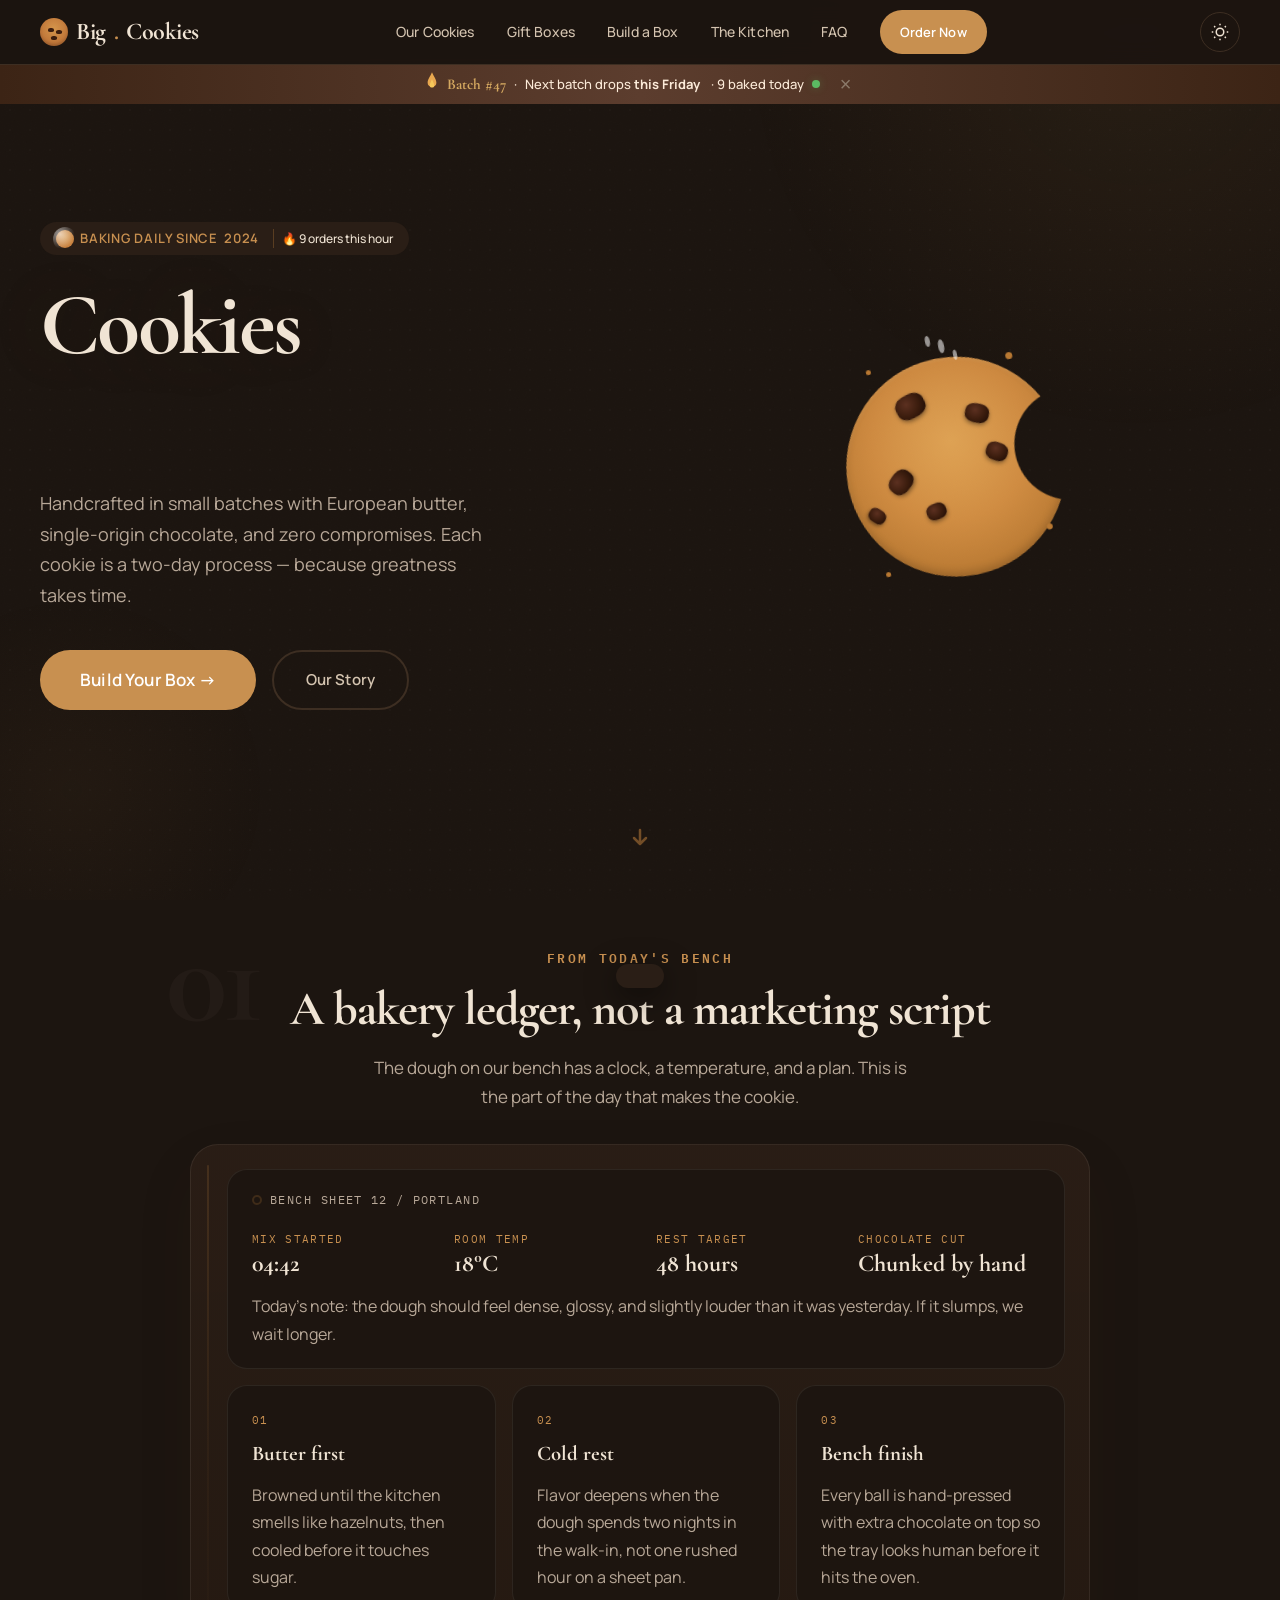
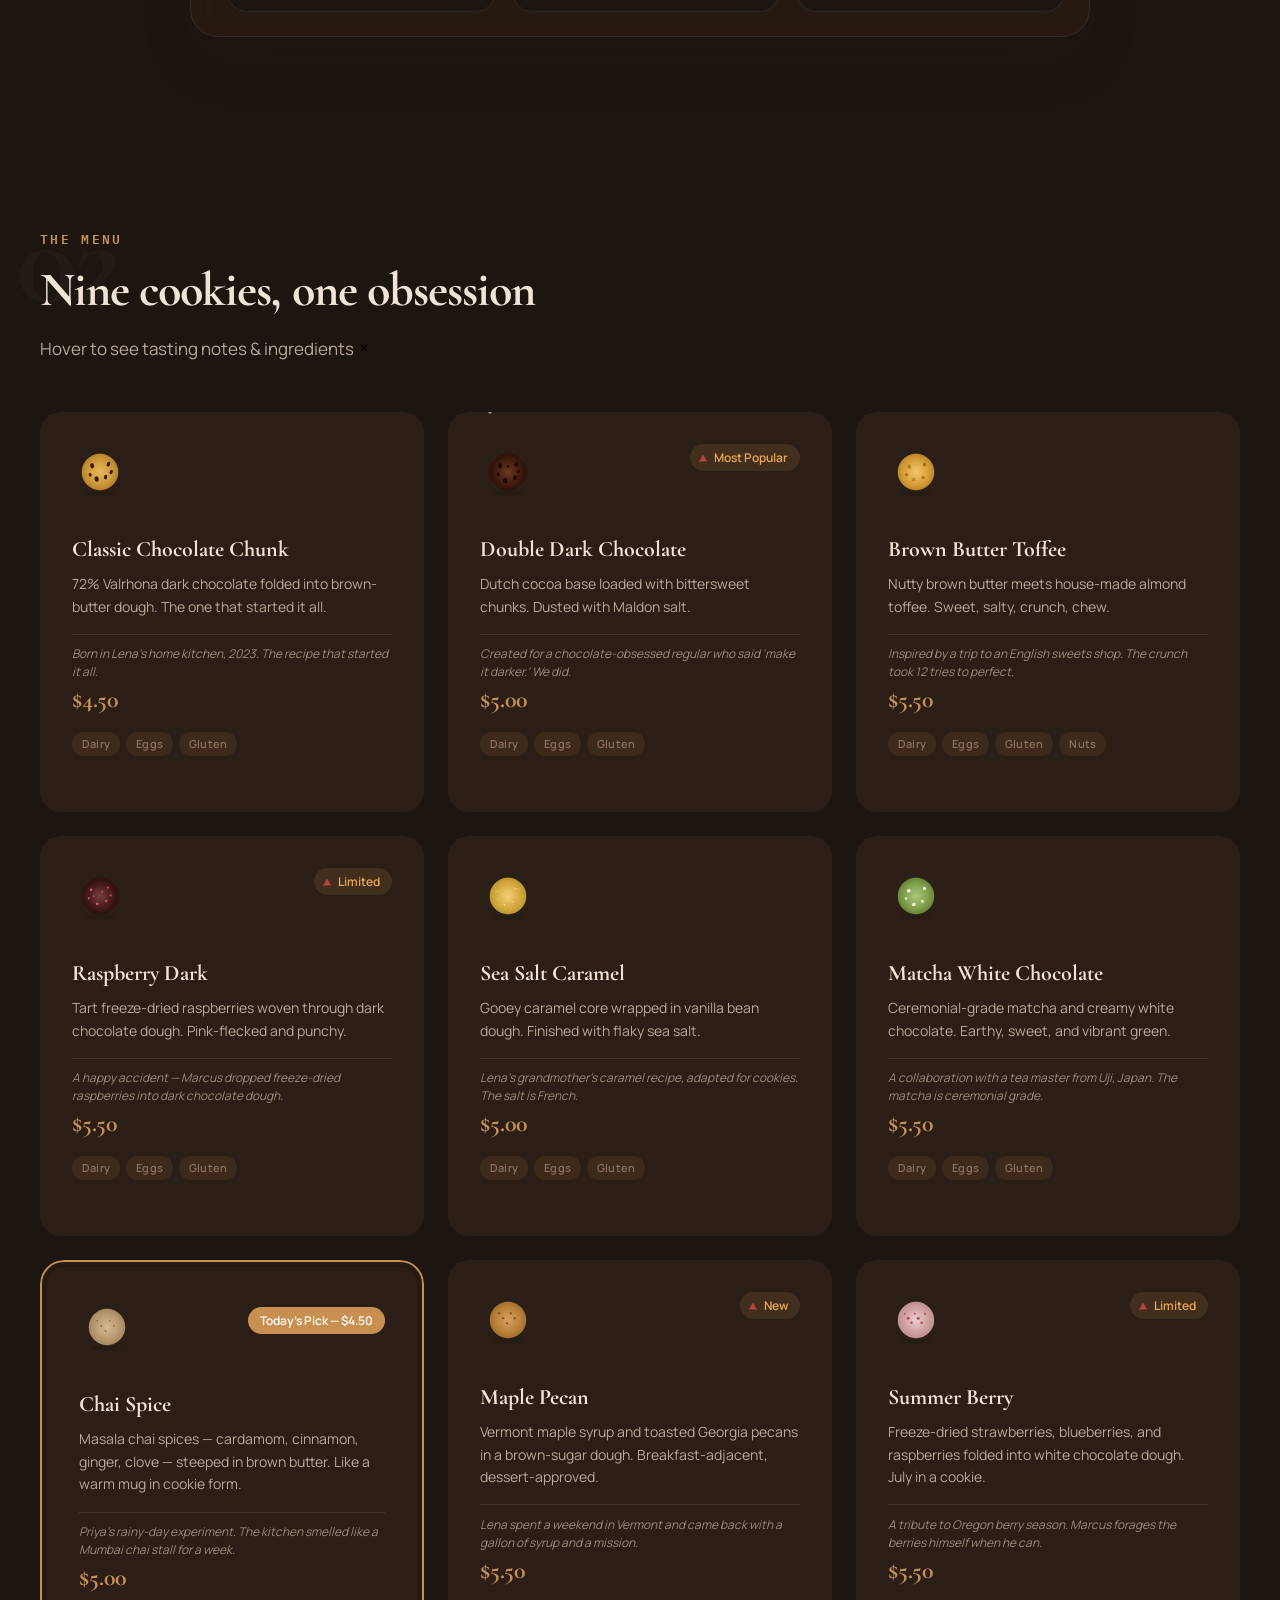
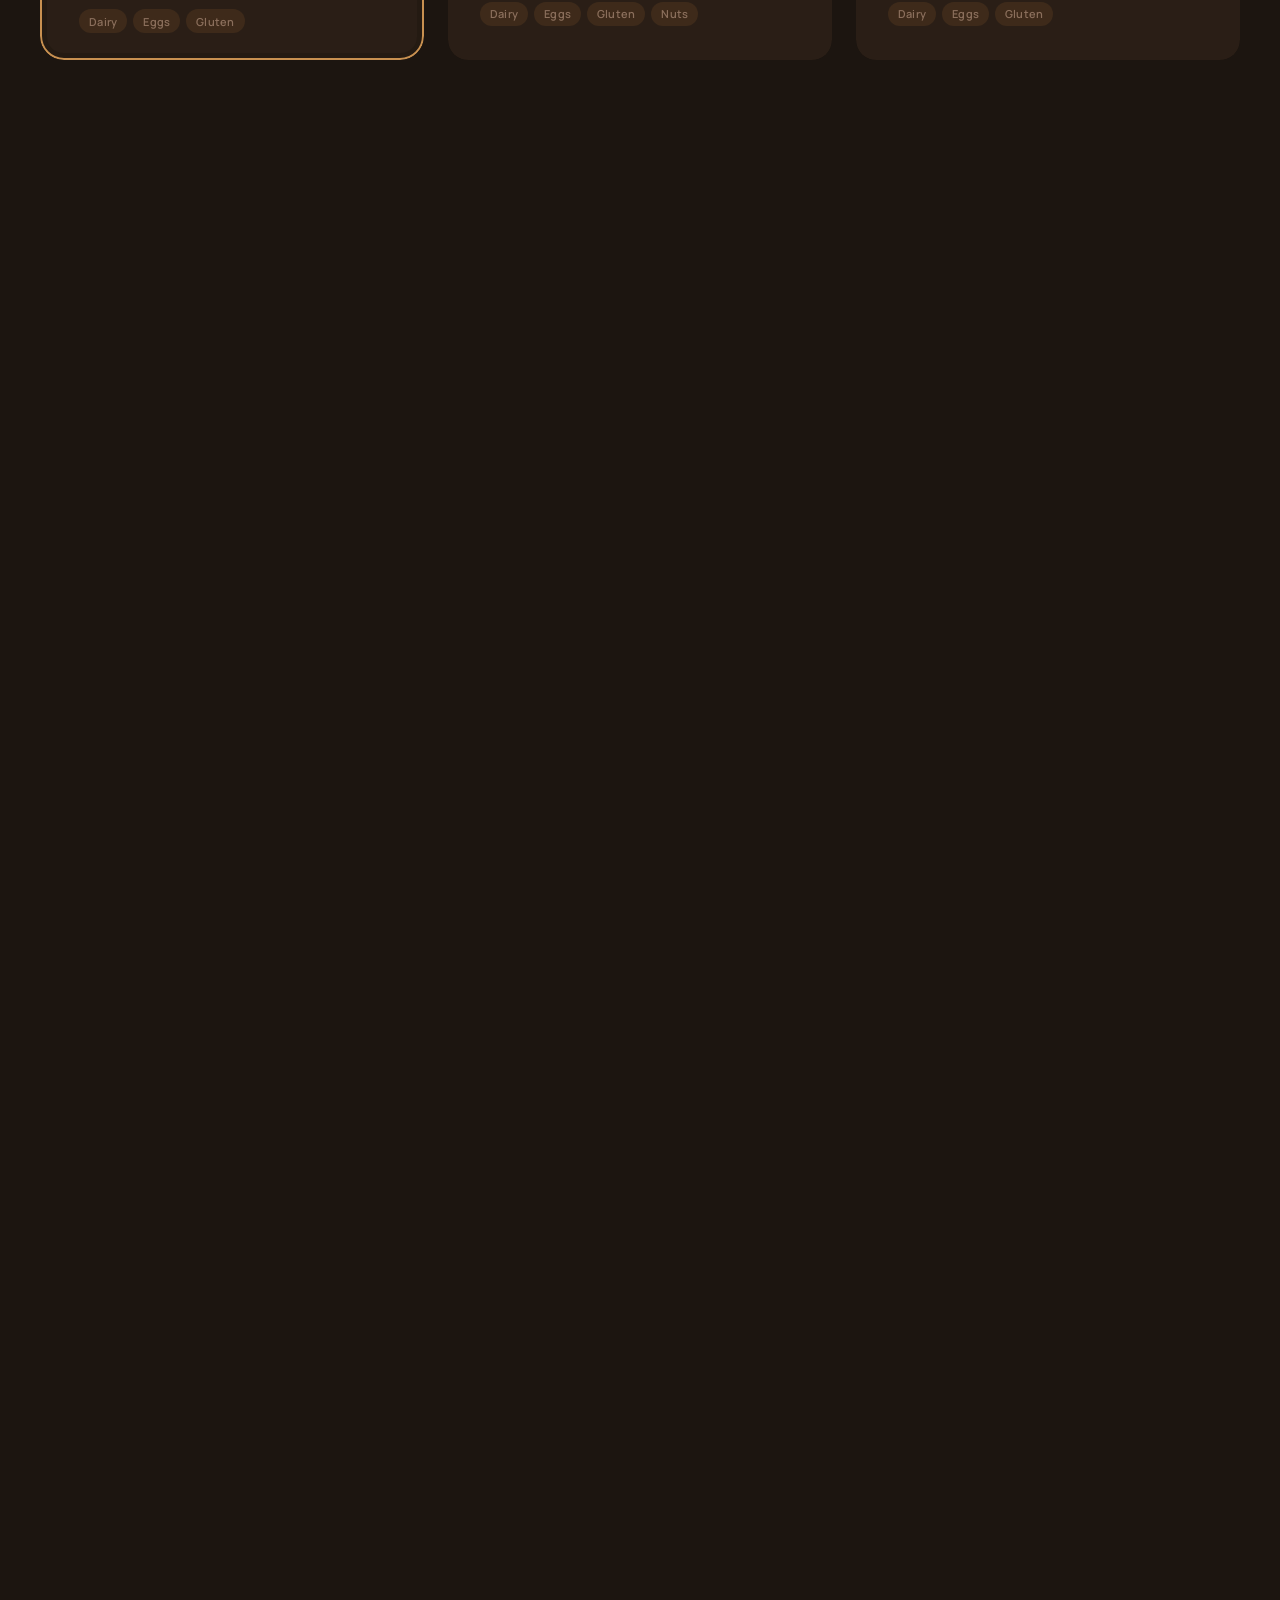
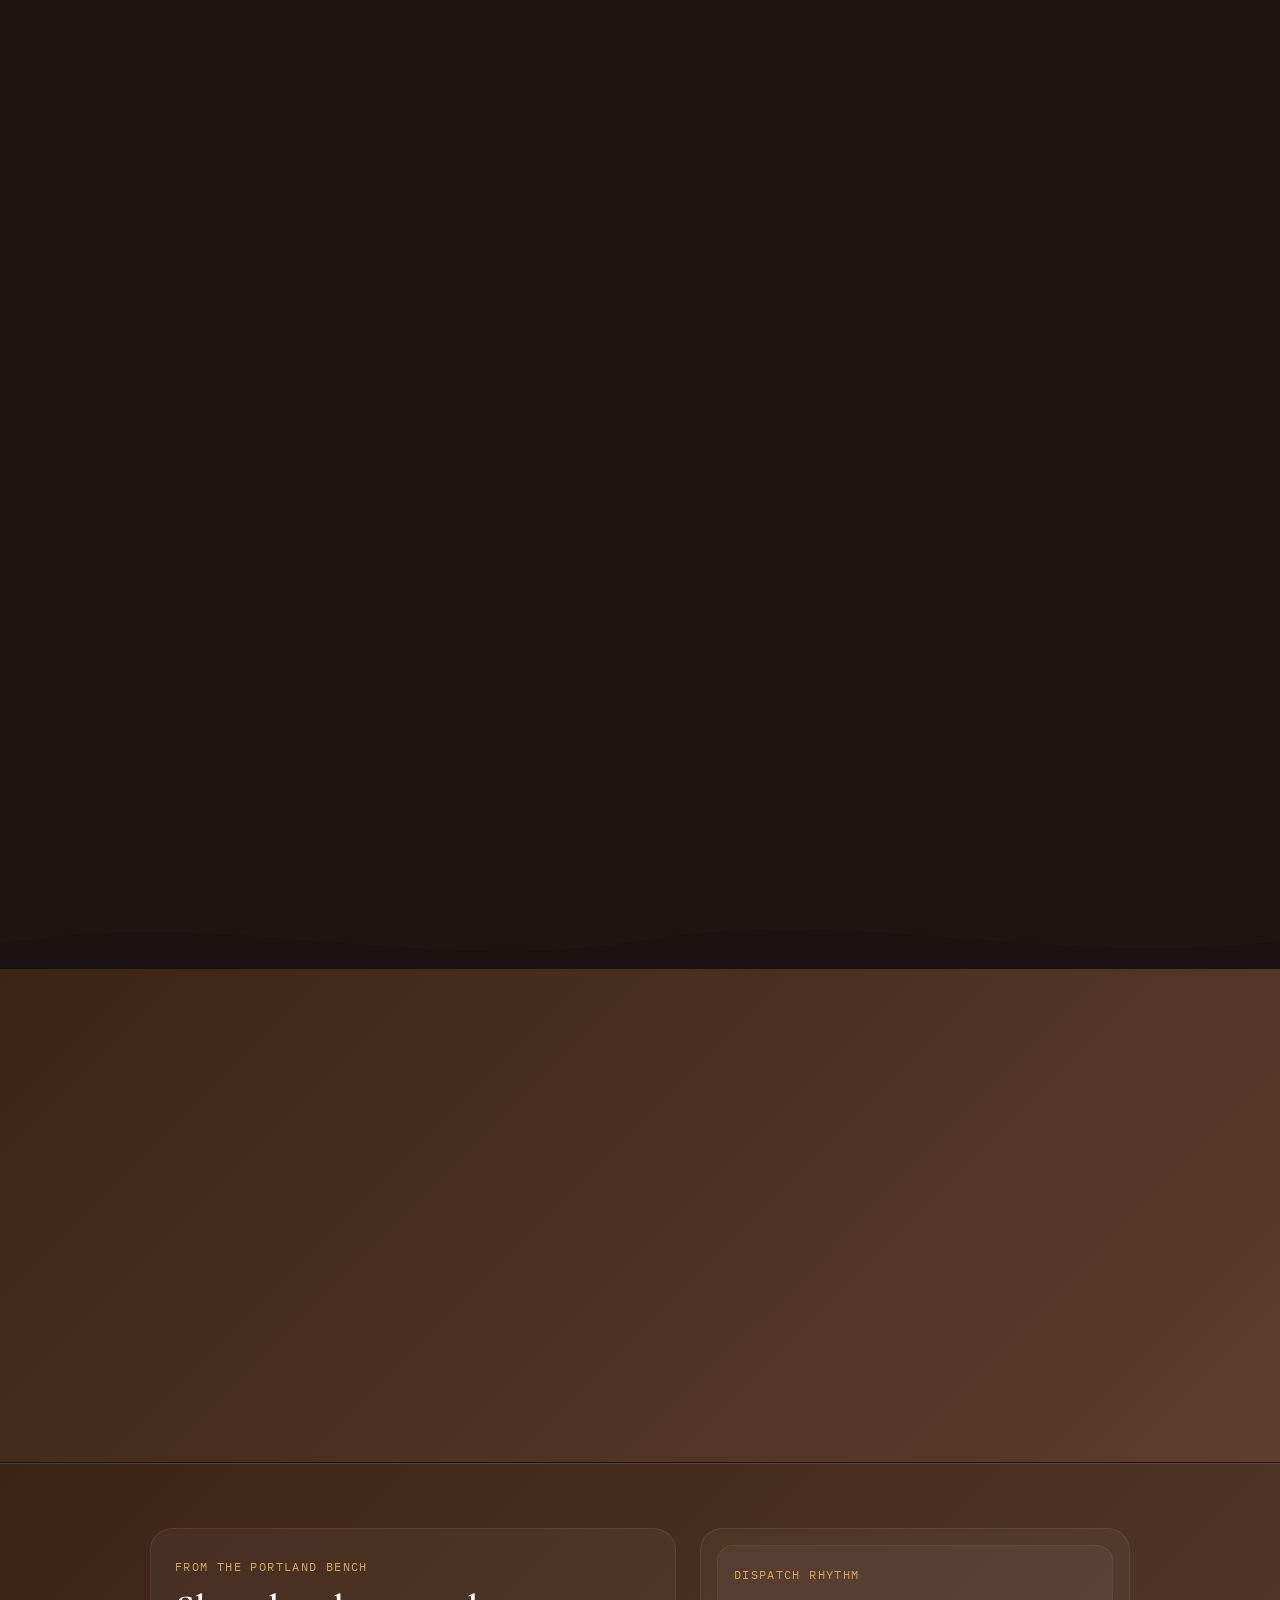
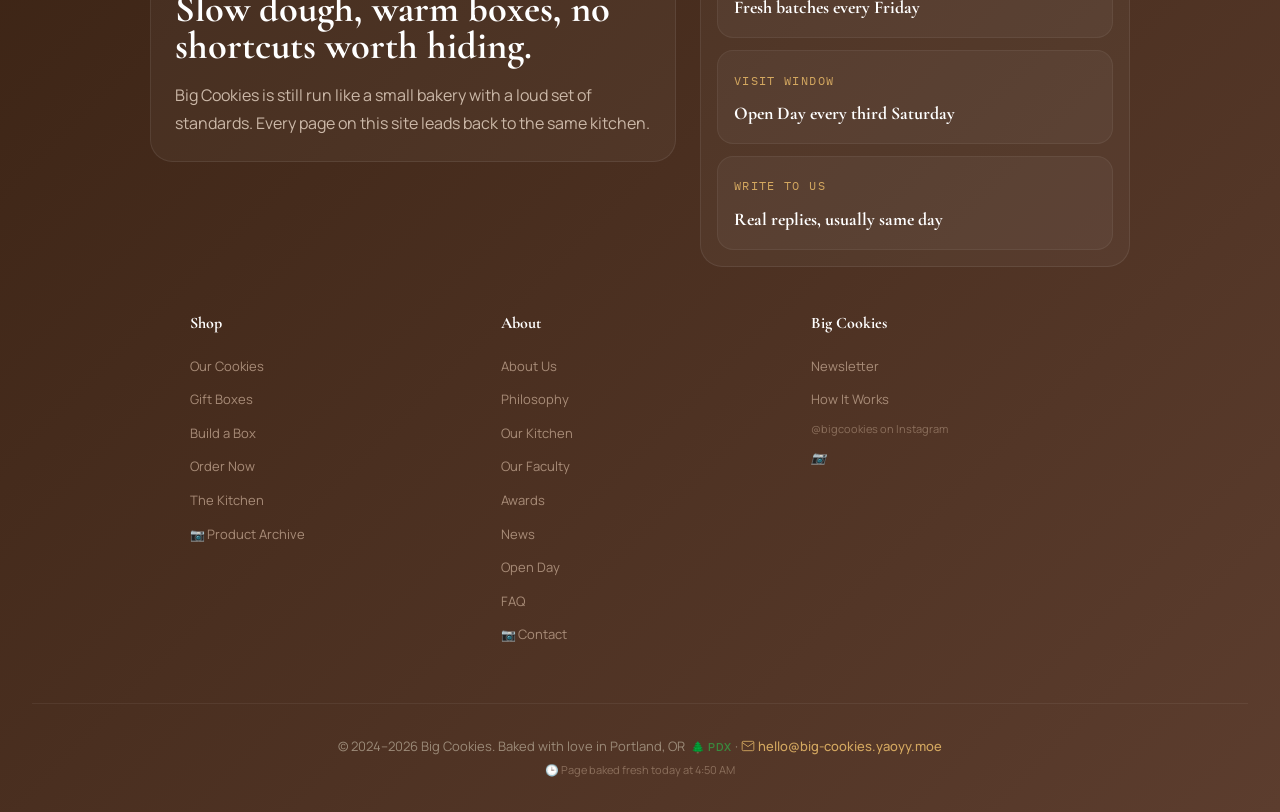
<file: index.html>
<!DOCTYPE html>
<html lang="en">
<head>
    <meta charset="UTF-8">
    <meta name="viewport" content="width=device-width, initial-scale=1.0, viewport-fit=cover">
    <title>Big Cookies — Artisan Cookies, Baked Fresh Daily</title>
    <meta name="description" content="Handcrafted cookies in small batches. European butter, single-origin chocolate, 48-hour cold fermentation. Six flavors, gift boxes, build-your-own boxes. Baked to order, shipped same day.">
    <meta property="og:title" content="Big Cookies — Artisan Cookies, Baked Fresh Daily">
    <meta property="og:description" content="Handcrafted cookies in small batches. European butter, single-origin chocolate, 48-hour cold fermentation.">
    <meta property="og:type" content="website">
    <meta property="og:site_name" content="Big Cookies">
    <meta name="twitter:card" content="summary">
    <link rel="icon" type="image/svg+xml" href="favicon.svg">
    <link rel="manifest" href="manifest.json">
    <link rel="preconnect" href="https://fonts.googleapis.com">
    <link rel="preconnect" href="https://fonts.gstatic.com" crossorigin>
    <link rel="preload" href="https://fonts.googleapis.com/css2?family=Cormorant+Garamond:wght@600;700&family=IBM+Plex+Mono:wght@400;500&family=Manrope:wght@400;500;600;700&display=swap" as="style">
    <link href="https://fonts.googleapis.com/css2?family=Cormorant+Garamond:wght@600;700&family=IBM+Plex+Mono:wght@400;500&family=Manrope:wght@400;500;600;700&display=swap" rel="stylesheet">
    <script type="application/ld+json">
    {"@context":"https://schema.org","@type":"Bakery","name":"Big Cookies","description":"Handcrafted artisan cookies in small batches. European butter, single-origin chocolate, 48-hour cold fermentation.","url":"https://big-cookies.yaoyy.moe","email":"hello@big-cookies.yaoyy.moe","address":{"@type":"PostalAddress","streetAddress":"1428 SE Division Street","addressLocality":"Portland","addressRegion":"OR","postalCode":"97202","addressCountry":"US"},"servesCuisine":"Bakery","priceRange":"$$"}
    </script>
    <link rel="stylesheet" href="base.css">
    <link rel="stylesheet" href="components.css">
    <link rel="stylesheet" href="theme.css">
    <script>
    // Prevent dark-mode flash — must run before first paint
    (function(){
        var t = localStorage.getItem('theme');
        if (t === 'dark' || (!t && window.matchMedia('(prefers-color-scheme: dark)').matches)) {
            document.documentElement.setAttribute('data-theme', 'dark');
        }
    })();
    </script>

</head>
<body>
<div id="site-nav"></div>
<main id="main-content">

<!-- HERO -->
<section class="hero" id="hero">
    <div class="hero-inner">
        <div>
            <div class="hero-badge">
                <span class="badge-icon" aria-hidden="true"></span>
                Baking Daily Since <span class="dhc" data-of="founding-year">2024</span>
            </div>
            <h1>Cookies <span class="gold">worth the wait</span></h1>
            <p>
                Handcrafted in small batches with European butter, single-origin chocolate,
                and zero compromises. Each cookie is a two-day process — because greatness
                takes time.
            </p>
            <div class="hero-buttons">
                <a href="#build" class="btn btn-primary btn-large">Build Your Box →</a>
                <a href="#philosophy" class="btn btn-outline">Our Story</a>
            </div>
        </div>
        <div class="hero-visual">
            <div class="cookie-illustration" id="heroCookie">
                <div class="cookie-main"></div>
                <div class="cookie-chip"></div><div class="cookie-chip"></div>
                <div class="cookie-chip"></div><div class="cookie-chip"></div>
                <div class="cookie-chip"></div><div class="cookie-chip"></div>
                <div class="cookie-crumb"></div><div class="cookie-crumb"></div>
                <div class="cookie-crumb"></div><div class="cookie-crumb"></div>
                <div class="steam-wisp w1"></div>
                <div class="steam-wisp w2"></div>
                <div class="steam-wisp w3"></div>
            </div>
        </div>
    </div>
    <div class="scroll-indicator" id="scrollIndicator" aria-hidden="true">
        <img src="svg/main_story/scroll-arrow.svg" alt="" width="28" height="28" aria-hidden="true">
    </div>
</section>

<section id="bench-sheet" class="bench-sheet">
    <div class="section-inner bench-sheet-inner">
        <div class="bench-sheet-header">
            <div class="section-label">From Today's Bench</div>
            <h2 class="section-title">A bakery ledger, not a marketing script</h2>
            <p class="section-subtitle">
                The dough on our bench has a clock, a temperature, and a plan. This is the part of the day that makes the cookie.
            </p>
        </div>
        <div class="bench-sheet-ledger">
            <div class="ledger-card ledger-card-main">
                <div class="ledger-eyebrow" id="benchSheetLabel">Bench Sheet <span id="benchSheetMonth">06</span> / Portland</div>
                <div class="ledger-grid">
                    <div>
                        <span class="ledger-label">Mix started</span>
                        <strong>04:42</strong>
                    </div>
                    <div>
                        <span class="ledger-label">Room temp</span>
                        <strong>18°C</strong>
                    </div>
                    <div>
                        <span class="ledger-label">Rest target</span>
                        <strong>48 hours</strong>
                    </div>
                    <div>
                        <span class="ledger-label">Chocolate cut</span>
                        <strong>Chunked by hand</strong>
                    </div>
                </div>
                <p class="ledger-note">
                    Today's note: the dough should feel dense, glossy, and slightly louder than it was yesterday. If it slumps, we wait longer.
                </p>
            </div>
            <div class="ledger-card">
                <span class="ledger-index">01</span>
                <h3>Butter first</h3>
                <p>Browned until the kitchen smells like hazelnuts, then cooled before it touches sugar.</p>
            </div>
            <div class="ledger-card">
                <span class="ledger-index">02</span>
                <h3>Cold rest</h3>
                <p>Flavor deepens when the dough spends two nights in the walk-in, not one rushed hour on a sheet pan.</p>
            </div>
            <div class="ledger-card">
                <span class="ledger-index">03</span>
                <h3>Bench finish</h3>
                <p>Every ball is hand-pressed with extra chocolate on top so the tray looks human before it hits the oven.</p>
            </div>
        </div>
    </div>
</section>

<!-- PRODUCTS -->
<section id="products">
    <div class="section-inner">
        <div class="section-label">The Menu</div>
        <h2 class="section-title"><span class="dhc" data-of="products">6</span> cookies, one obsession</h2>
        <p class="section-subtitle">Hover to see tasting notes &amp; ingredients <span class="flip-hint" aria-hidden="true"><img src="svg/main_story/flip-hint.svg" alt="" width="14" height="14" style="vertical-align:-2px" aria-hidden="true"></span></p>

        <div data-load="data/products.json" data-section="products" data-template="product-card" class="products-grid"></div>
    </div>
</section>

<section id="flavor-atlas" class="flavor-atlas">
    <div class="section-inner">
        <div class="section-label text-center">Flavor Atlas</div>
        <h2 class="section-title text-center">Choose by mood, not just by name</h2>
        <p class="section-subtitle text-center mx-auto" style="max-width:640px">
            Some days call for deep chocolate. Some call for a sharp fruit edge or a nutty finish. Tap a card to zoom in — tap anywhere to collapse.
        </p>
        <div class="atlas-cloud" id="atlasCloud">
            <p class="atlas-loading">Loading today's tasting board…</p>
        </div>
    </div>
</section>

<!-- GIFT BOXES -->
<section id="gifts">
    <div class="section-inner">
        <div class="section-label">Gift Boxes</div>
        <h2 class="section-title">Share the obsession</h2>
        <p class="section-subtitle">
            Curated collections in hand-stamped kraft boxes. Free handwritten note included —
            because store-bought cards are boring.
        </p>

        <div class="gifts-grid">
            <div class="gift-card">
                <div class="gift-icon">
                    <img src="svg/main_story/gift-sampler.svg" alt="" width="56" height="56" class="gift-box-svg" aria-hidden="true">
                </div>
                <h3 class="gift-name">The Sampler</h3>
                <p class="gift-desc">One of each. The indecision cure. <span class="dhc" data-of="products">6</span> cookies, <span class="dhc" data-of="products">6</span> flavors, zero regrets.</p>
                <p class="gift-includes"><span class="dhc" data-of="products">6</span> cookies · <span class="dhc" data-of="products">6</span> flavors · $4.67 each</p>
                <span class="gift-savings">Save $3</span>
                <div class="gift-price">$28</div>
                <button class="btn btn-outline gift-add-cart" data-gift="sampler" data-name="The Sampler" data-price="28">Add to Cart</button>
            </div>

            <div class="gift-card featured">
                <div class="gift-badge">Most Popular</div>
                <div class="gift-icon">
                    <img src="svg/main_story/gift-dozen.svg" alt="" width="56" height="56" class="gift-box-svg" aria-hidden="true">
                </div>
                <h3 class="gift-name">The Dozen</h3>
                <p class="gift-desc">Baker's choice of 12 cookies. Our weekly lineup, curated. You pick chocolate ratio.</p>
                <p class="gift-includes">12 cookies · free shipping · $4.33 each</p>
                <span class="gift-savings">Save $10</span>
                <div class="gift-price">$52</div>
                <button class="btn btn-primary gift-add-cart" data-gift="dozen" data-name="The Dozen" data-price="52">Add to Cart</button>
            </div>

            <div class="gift-card">
                <div class="gift-icon">
                    <img src="svg/main_story/gift-celebration.svg" alt="" width="56" height="56" class="gift-box-svg" aria-hidden="true">
                </div>
                <h3 class="gift-name">The Celebration</h3>
                <p class="gift-desc">Two dozen cookies in a wooden gift crate. Comes with a candle. Yes, a cookie crate.</p>
                <p class="gift-includes">24 cookies · gift crate · candle · $4.08 each</p>
                <span class="gift-savings">Save $22</span>
                <div class="gift-price">$98</div>
                <button class="btn btn-outline gift-add-cart" data-gift="celebration" data-name="The Celebration" data-price="98">Add to Cart</button>
            </div>
        </div>
    </div>
</section>

<!-- BUILD YOUR BOX -->
<section id="build">
    <div class="section-inner">
        <div class="section-label text-center">Interactive</div>
        <h2 class="section-title text-center">Build Your Box</h2>
        <p class="section-subtitle text-center mx-auto">
            Add as many as you like. Mix, match, double up — your box, your rules.
        </p>

        <div class="builder-layout">
            <div class="builder-picker-header">
                <span class="builder-picker-label">Pick your cookies</span>
                <button class="btn-quickfill" id="btnQuickFill">Staff Picks</button>
                <button class="btn-quickfill" id="btnSurprise" style="margin-left:0.375rem">Surprise Me</button>
            </div>
            <div class="builder-picker" id="builderPicker" data-load="data/products.json" data-section="products" data-template="builder-item"></div>

            <div class="builder-box" id="builderBox">
                <div class="builder-box-inner">
                    <h3 class="builder-box-title">Your Cart</h3>
                    <div class="cart-list" id="cartList">
                        <p class="cart-empty" id="cartEmpty">Your cart is empty. Add some cookies!</p>
                    </div>
                    <div class="builder-summary">
                        <span class="builder-count"><strong id="builderCount">0</strong> cookies</span>
                        <span class="builder-total" id="builderTotal">$0.00</span>
                        <span class="builder-avg" id="builderAvg" style="display:none;font-size:0.75rem;color:#8B6F5C"></span>
                    </div>
                    <div class="builder-pairing" id="builderPairing" style="display:none;font-size:0.8125rem;color:#C8853E;text-align:center;padding:0.5rem 0;font-style:italic"></div>
                    <div class="builder-actions">
                        <button class="btn btn-primary btn-large" style="flex:1;justify-content:center;" disabled id="builderSubmit">
                            Checkout →
                        </button>
                        <button class="btn-reset" id="builderReset" title="Clear cart" disabled>
                            <img src="svg/main_story/icon-reset.svg" alt="" width="18" height="18" aria-hidden="true">
                        </button>
                        <button class="btn-reset" id="builderShare" title="Copy my box" disabled style="margin-left:0.25rem">
                            <svg width="18" height="18" viewBox="0 0 24 24" fill="none" stroke="currentColor" stroke-width="2"><path d="M4 12v8a2 2 0 002 2h12a2 2 0 002-2v-8"/><polyline points="16 6 12 2 8 6"/><line x1="12" y1="2" x2="12" y2="15"/></svg>
                        </button>
                    </div>
                </div>
            </div>
        </div>
    </div>
</section>

<!-- PHILOSOPHY -->
<section id="philosophy">
    <div class="section-inner">
        <div class="philosophy-grid">
            <div class="philosophy-text">
                <div class="section-label">Our Philosophy</div>
                <h2 class="section-title">Two days for a cookie?</h2>
                <p>
                    Yes. We rest our dough for 48 hours before it ever sees an oven.
                    This cold fermentation gives the flour time to fully hydrate, the
                    butter time to saturate every granule of sugar, and the vanilla time
                    to bloom. The result is deeper flavor and a texture that factory
                    cookies can't touch.
                </p>
                <p>
                    We use 82% butterfat European butter, single-origin chocolate from
                    family-owned cooperatives, and organic flour milled within 50 miles
                    of our kitchen. Every ingredient earns its place.
                </p>
            </div>
            <div class="philosophy-visual">
                <div class="phil-card">
                    <div class="num">48h</div>
                    <div class="label">Cold Fermentation</div>
                </div>
                <div class="phil-card">
                    <div class="num">82%</div>
                    <div class="label">Butterfat</div>
                </div>
                <div class="phil-card">
                    <div class="num">200°C</div>
                    <div class="label">Precise Bake Temp</div>
                </div>
                <div class="phil-card">
                    <div class="num">6</div>
                    <div class="label">Cookie Varieties</div>
                </div>
            </div>
        </div>
    </div>
</section>

  <!-- COOKIE QUIZ -->
<section id="quiz">
    <div class="section-inner">
        <div class="section-label text-center">Take the Quiz</div>
        <h2 class="section-title text-center">Which cookie are you?</h2>
        <p class="section-subtitle text-center mx-auto" style="max-width:520px">Answer three questions and we'll tell you which flavor matches your soul. Science may or may not be involved.</p>
        <div class="quiz-container" id="quizContainer">
            <div class="quiz-card" id="quizCard">
                <div class="quiz-progress" id="quizProgress">
                    <span class="quiz-step active" data-step="1"></span>
                    <span class="quiz-step" data-step="2"></span>
                    <span class="quiz-step" data-step="3"></span>
                </div>
                <div class="quiz-body" id="quizBody"></div>
            </div>
        </div>
    </div>
</section>
  <!-- KITCHEN TEASER -->
<section id="gallery">
    <div class="section-inner">
        <div class="section-label text-center">The Kitchen</div>
        <h2 class="section-title text-center">A day in the life of a cookie</h2>
        <p class="section-subtitle text-center mx-auto" style="max-width:600px">
            48 hours. Four pairs of hands. Two ovens. One obsession.  
            Step inside the bakery where every cookie begins.
        </p>

        <div class="gallery-wall" style="grid-template-columns:repeat(3,1fr);max-width:700px;margin:2.5rem auto 0">
            <div class="polaroid tilt-left">
                <div class="polaroid-frame">
                    <img src="svg/kitchen_story/dawn-kitchen.svg" alt="Dawn at the Kitchen" width="180" height="180" loading="lazy">
                </div>
                <p class="polaroid-caption">Dawn at the Kitchen</p>
            </div>
            <div class="polaroid tilt-none">
                <div class="polaroid-frame">
                    <img src="svg/kitchen_story/cold-rest.svg" alt="48h Cold Rest" width="180" height="180" loading="lazy">
                </div>
                <p class="polaroid-caption">48h Cold Rest</p>
            </div>
            <div class="polaroid tilt-right">
                <div class="polaroid-frame">
                    <img src="svg/kitchen_story/you-enjoy.svg" alt="You Enjoy" width="180" height="180" loading="lazy">
                </div>
                <p class="polaroid-caption">You Enjoy</p>
            </div>
        </div>

        <div style="text-align:center;margin-top:2.5rem">
            <a href="kitchen.html" class="btn btn-primary btn-large">Read the Full Story →</a>
            <p style="font-size:0.875rem;color:#8B6F5C;margin-top:1rem"><span class="dhc" data-of="kitchen-stories">12</span> chapters · baker interviews · kitchen stats</p>
        </div>
    </div>
</section>

<!-- HOW IT WORKS -->
<section id="how">
    <div class="section-inner">
        <div class="section-label text-center">How It Works</div>
        <h2 class="section-title text-center">Fresh cookies, straight to you</h2>
        <p class="section-subtitle text-center mx-auto">
            We bake to order and ship same day. No freezers, no shortcuts.
        </p>

        <div class="steps">
            <div class="step">
                <div class="step-num">1</div>
                <h3>You Order</h3>
                <p>Pick your cookies and quantity. Mix and match — there are no wrong answers.</p>
            </div>
            <div class="crumb-trail" aria-hidden="true">
                <span class="crumb-dot"></span>
                <span class="crumb-dot"></span>
                <span class="crumb-dot"></span>
            </div>
            <div class="step">
                <div class="step-num">2</div>
                <h3>We Bake</h3>
                <p>Every order is baked fresh that morning. Your kitchen smells amazing by proxy.</p>
            </div>
            <div class="crumb-trail" aria-hidden="true">
                <span class="crumb-dot"></span>
                <span class="crumb-dot"></span>
                <span class="crumb-dot"></span>
            </div>
            <div class="step">
                <div class="step-num">3</div>
                <h3>Delivered</h3>
                <p>Shipped warm (okay, room temp) and arriving within 2 days. Reheat instructions included.</p>
            </div>
        </div>

        <div class="proof-strip" aria-label="Customer proof points">
            <div class="proof-card proof-card-main">
                <span class="proof-kicker">Counter Notes</span>
                <strong>People come back for the same three reasons.</strong>
                <p>Texture that survives shipping, flavor that still tastes hand-made, and a drop cadence that feels worth planning around.</p>
            </div>
            <div class="proof-card">
                <span class="proof-index">01</span>
                <strong>4.9 / 5 average reaction</strong>
                <p>Usually followed by a message about hiding the last cookie from roommates.</p>
            </div>
            <div class="proof-card">
                <span class="proof-index">02</span>
                <strong>Gift boxes get reordered</strong>
                <p>The sampler converts skeptics. The dozen creates regulars.</p>
            </div>
            <div class="proof-card">
                <span class="proof-index">03</span>
                <strong>Warm-up instructions matter</strong>
                <p>Ten minutes later and the edges crack the way they were meant to.</p>
            </div>
        </div>

        <div class="testimonial-slider" id="testimonialSlider">
            <div data-load="data/testimonials.json" data-template="testimonial-slide" style="min-height:150px">
                <div class="testimonial">
                    <div class="stars" aria-label="5 out of 5 stars">
                        <span class="star"><img src="svg/main_story/icon-star.svg" alt="" width="24" height="24" aria-hidden="true"></span>
                        <span class="star"><img src="svg/main_story/icon-star.svg" alt="" width="24" height="24" aria-hidden="true"></span>
                        <span class="star"><img src="svg/main_story/icon-star.svg" alt="" width="24" height="24" aria-hidden="true"></span>
                        <span class="star"><img src="svg/main_story/icon-star.svg" alt="" width="24" height="24" aria-hidden="true"></span>
                        <span class="star"><img src="svg/main_story/icon-star.svg" alt="" width="24" height="24" aria-hidden="true"></span>
                    </div>
                    <blockquote>Loading testimonials…</blockquote>
                    <cite></cite>
                </div>
            </div>
            <div class="slider-dots" id="sliderDots"></div>

        </div>
    </div>
</section>

  <!-- FAQ TEASER -->
<section id="faq">
    <div class="section-inner">
        <div class="section-label text-center">FAQ</div>
        <h2 class="section-title text-center">You asked, we answered</h2>
        <p class="section-subtitle text-center mx-auto" style="max-width:500px">
            Shipping, freshness, custom orders — the answers to life's most pressing cookie questions.
        </p>

        <div class="faq-list" style="max-width:600px;margin:2rem auto 0">
            <div class="faq-item open">
                <button class="faq-question" aria-expanded="true">How long do the cookies stay fresh?</button>
                <div class="faq-answer" style="max-height:300px;padding-bottom:1.5rem">
                    <p>Five days at room temp in the sealed bag they arrive in. Two weeks refrigerated. Three months frozen — just reheat at 160°C for 5 minutes and they're 90% as good as fresh.</p>
                </div>
            </div>
            <div class="faq-item">
                <button class="faq-question" aria-expanded="false">What makes your cookies different?</button>
                <div class="faq-answer">
                    <p>82% butterfat European butter, single-origin chocolate, 48-hour cold fermentation, and every cookie shaped by hand.</p>
                </div>
            </div>
            <div class="faq-item">
                <button class="faq-question" aria-expanded="false">Can I visit the bakery?</button>
                <div class="faq-answer">
                    <p>Yes! Factory Open Day every third Saturday. Tours, demos, all-you-can-eat cookies.</p>
                </div>
            </div>
        </div>

        <div style="text-align:center;margin-top:2rem">
            <a href="faq.html" class="btn btn-outline">Read All <span class="dhc" data-of="faqs">10</span> FAQs →</a>
        </div>
    </div>
</section>

<!-- ORDER FORM -->
<section id="order">
    <div class="section-inner">
        <div class="section-label text-center">Place an Order</div>
        <h2 class="section-title text-center">Ready to commit cookie crimes</h2>
        <p class="section-subtitle text-center mx-auto">
            Fill out the form below and we'll get baking. Orders ship within 24 hours.
        </p>

        <div class="order-section">
            <div class="order-form-wrap">
                <div class="sold-out-stamp">
                    <span>Sold<br>Out</span>
                </div>
                <h3>Your Order</h3>
                <form id="orderForm" action="#" method="post">
                    <div class="form-row">
                        <div class="form-group">
                            <label for="name">Full Name</label>
                            <input type="text" id="name" placeholder="Jane Doe" required>
                        </div>
                        <div class="form-group">
                            <label for="email">Email</label>
                            <input type="email" id="email" placeholder="jane@example.com" required>
                        </div>
                    </div>
                    <div class="form-group">
                        <label>Your Cart</label>
                        <div class="order-cart-summary" id="orderCartSummary">
                            <p class="order-cart-empty">Your cart is empty. <a href="#build">Build your box</a> first, then come back here.</p>
                        </div>
                        <div class="order-cart-total" id="orderCartTotal" style="display:none">
                            <span class="order-cart-count" id="orderCartCount">0 cookies</span>
                            <span class="order-cart-price" id="orderCartPrice">$0.00</span>
                        </div>
                    </div>
                    <div class="form-group">
                        <label for="notes">Special Instructions</label>
                        <textarea id="notes" placeholder="Allergic to nuts? Want extra Double Dark? Let us know."></textarea>
                    </div>
                    <button type="submit" class="btn btn-primary btn-large" style="width:100%;justify-content:center;">
                        Place Order
                    </button>
                </form>
            </div>

            <p class="sold-out-caption">
                We're currently <strong>sold out</strong> — this week's batch went faster than expected.
                <br>Drop your email below to catch next Friday's drop.
            </p>
            <div class="sold-out-board">
                <div class="sold-out-board-lead">
                    <span class="sold-out-kicker">Next Drop / Friday Noon</span>
                    <h3>What happens when the trays open again</h3>
                    <p>Subscribers get first notice, the build-your-box queue opens, and the warm batch usually moves fast for the first hour.</p>
                </div>
                <div class="sold-out-board-list">
                    <div class="sold-out-board-item"><span>01</span><strong>Build your box first</strong><p>Use the picker above now so you already know your mix when the window opens.</p></div>
                    <div class="sold-out-board-item"><span>02</span><strong>Watch the Friday drop</strong><p>The next release goes live at noon Portland time with the week's fresh bake.</p></div>
                    <div class="sold-out-board-item"><span>03</span><strong>Use the note field well</strong><p>Gift note, nut warning, chocolate preference: tell us once and we keep the order human.</p></div>
                </div>
            </div>
        </div>
    </div>
</section>

<!-- DOUGH DIVIDER -->
<div class="dough-divider" aria-hidden="true">
    <svg xmlns="http://www.w3.org/2000/svg" viewBox="0 0 1440 80" preserveAspectRatio="none" aria-hidden="true" style="display:block;width:100%;height:auto"><path class="dough-wave-top" d="M0,40 C240,0 480,80 720,40 C960,0 1200,80 1440,40 L1440,80 L0,80 Z"/><path class="dough-wave-bot" d="M0,52 C240,8 480,88 720,48 C960,8 1200,80 1440,48 L1440,92 L0,92 Z"/></svg>
</div>

<!-- NEWSLETTER -->
<section style="background: linear-gradient(135deg, #3C2415 0%, #5C3D2E 100%); padding-top: 0;">
    <div class="section-inner">
        <div class="newsletter">
            <div class="newsletter-layout">
                <div class="newsletter-copy">
                    <div class="newsletter-kicker">Friday Drop Bulletin</div>
                    <h2>Get the batch note before the tray goes live</h2>
                    <p>We send one useful email a week: what baked, what changed, and when the next release opens. No coupon fog, no filler.</p>
                    <div class="newsletter-notes">
                        <div class="newsletter-note-card">
                            <span>Dispatch</span>
                            <strong>Friday noon, Portland time</strong>
                        </div>
                        <div class="newsletter-note-card">
                            <span>Inside the note</span>
                            <strong>Flavor lineup, sell-out risk, gift guidance</strong>
                        </div>
                        <div class="newsletter-note-card">
                            <span>For first orders</span>
                            <strong>Free shipping when your first box finally lands</strong>
                        </div>
                    </div>
                </div>
                <div class="newsletter-panel">
                    <div class="newsletter-panel-head">
                        <span class="newsletter-panel-label">This week's list</span>
                        <strong>Early access goes out first</strong>
                    </div>
                    <form class="newsletter-form" id="newsletterForm" action="#" method="post">
                        <label for="newsletterEmail" style="position:absolute;width:1px;height:1px;overflow:hidden;clip:rect(0,0,0,0)">Email address</label>
                        <input type="email" id="newsletterEmail" name="email" placeholder="your@email.com" required>
                        <button type="submit" class="btn btn-primary">Join the list</button>
                    </form>
                    <p class="newsletter-microcopy">Expect one note a week, plus the occasional extra release when the oven has a generous day.</p>
                    <div class="newsletter-success" id="newsletterSuccess">You're on the list! We'll email you when the next batch drops.</div>
                </div>
            </div>
        </div>
    </div>
</section>

</main>
<div id="site-footer"></div>

<button class="back-to-top" id="backToTop" aria-label="Back to top">
    <svg width="44" height="44" viewBox="0 0 44 44">
        <circle cx="22" cy="22" r="20" fill="none" stroke="rgba(255,255,255,0.25)" stroke-width="2.5"/>
        <circle cx="22" cy="22" r="20" fill="none" stroke="#fff" stroke-width="2.5" stroke-dasharray="125.6" stroke-dashoffset="125.6" stroke-linecap="round" id="backToTopRing" transform="rotate(-90 22 22)"/>
        <path d="M22 14l-6 8h4v8h4v-8h4z" fill="#fff"/>
    </svg>
</button>
<div class="toast" id="toast" role="status" aria-live="polite"></div>

<script src="data-cache.js"></script>
<script src="url-helper.js"></script>
<script src="ui.js"></script>
<script src="nav.js"></script>
<script src="data-loader.js"></script>
<script src="builder.js" defer></script>
<script src="quiz.js" defer></script>
<script src="app.js"></script>
</body>
</html>
</file>
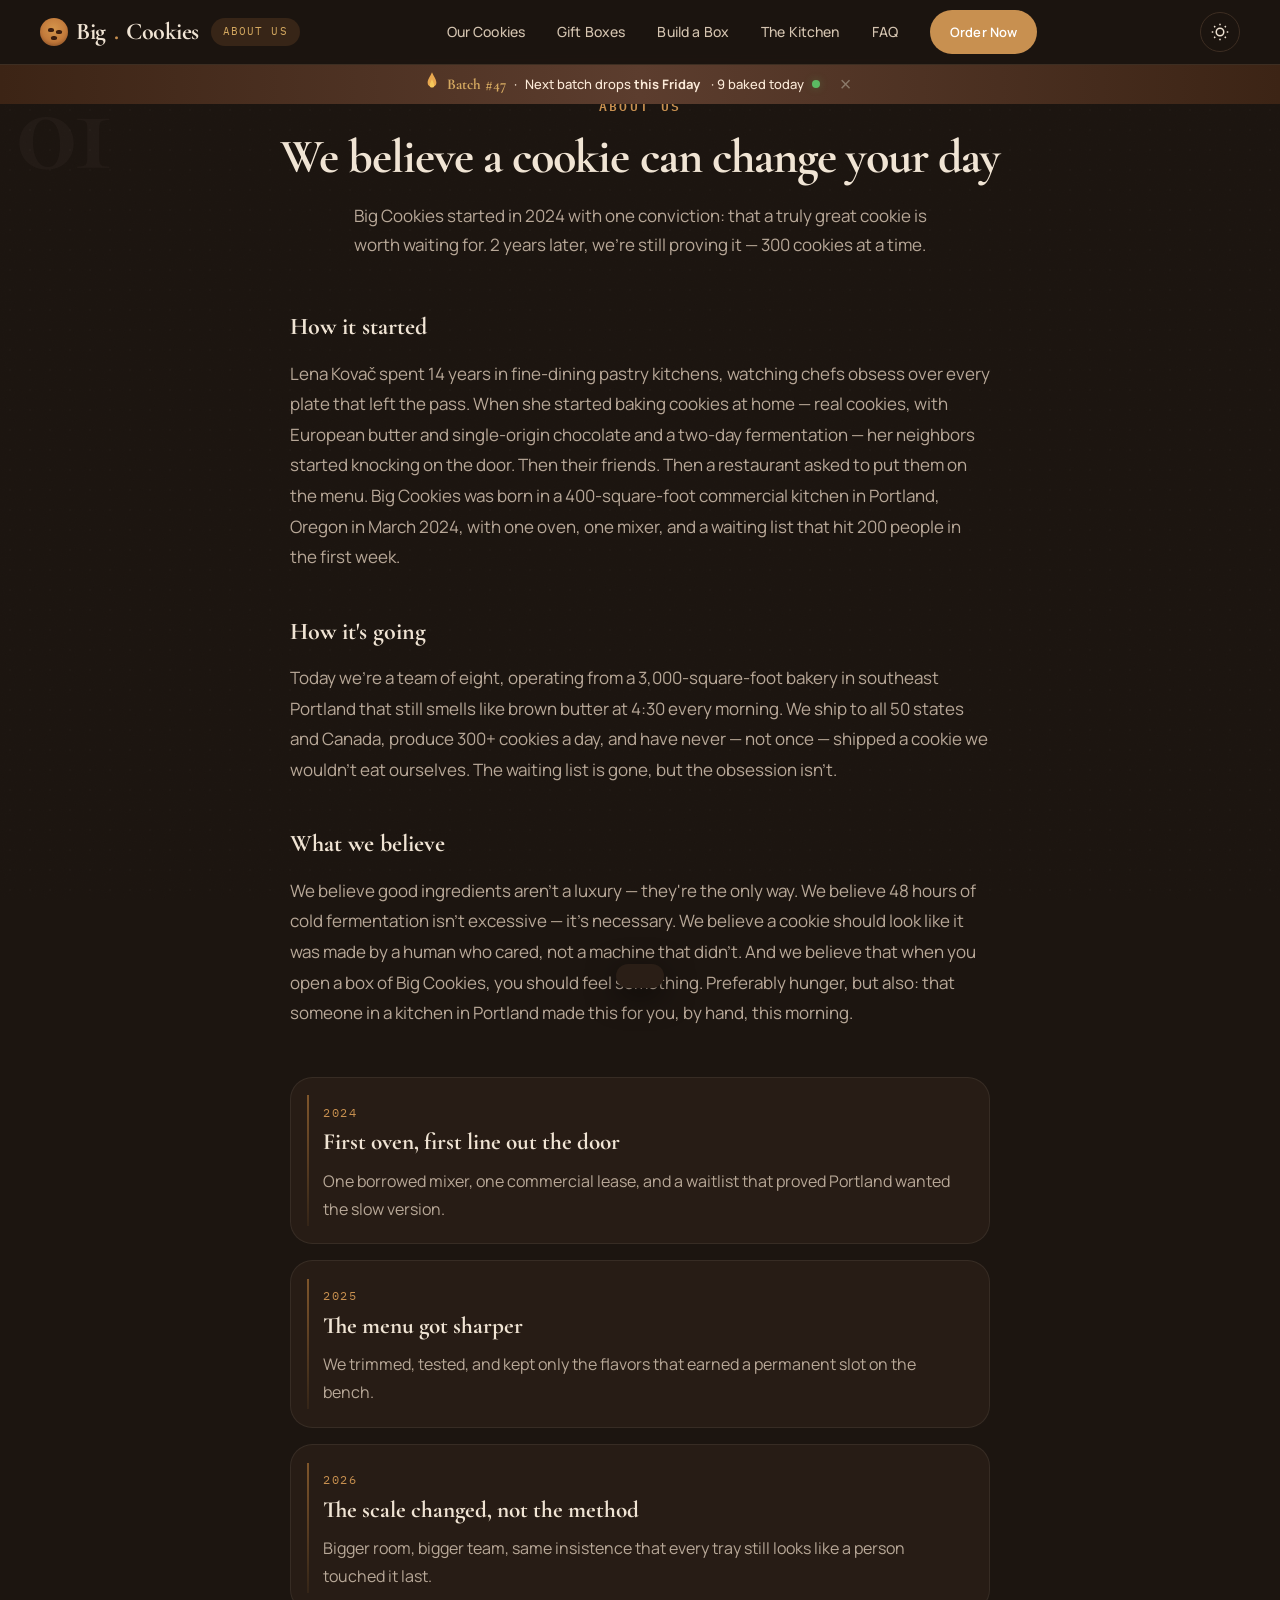
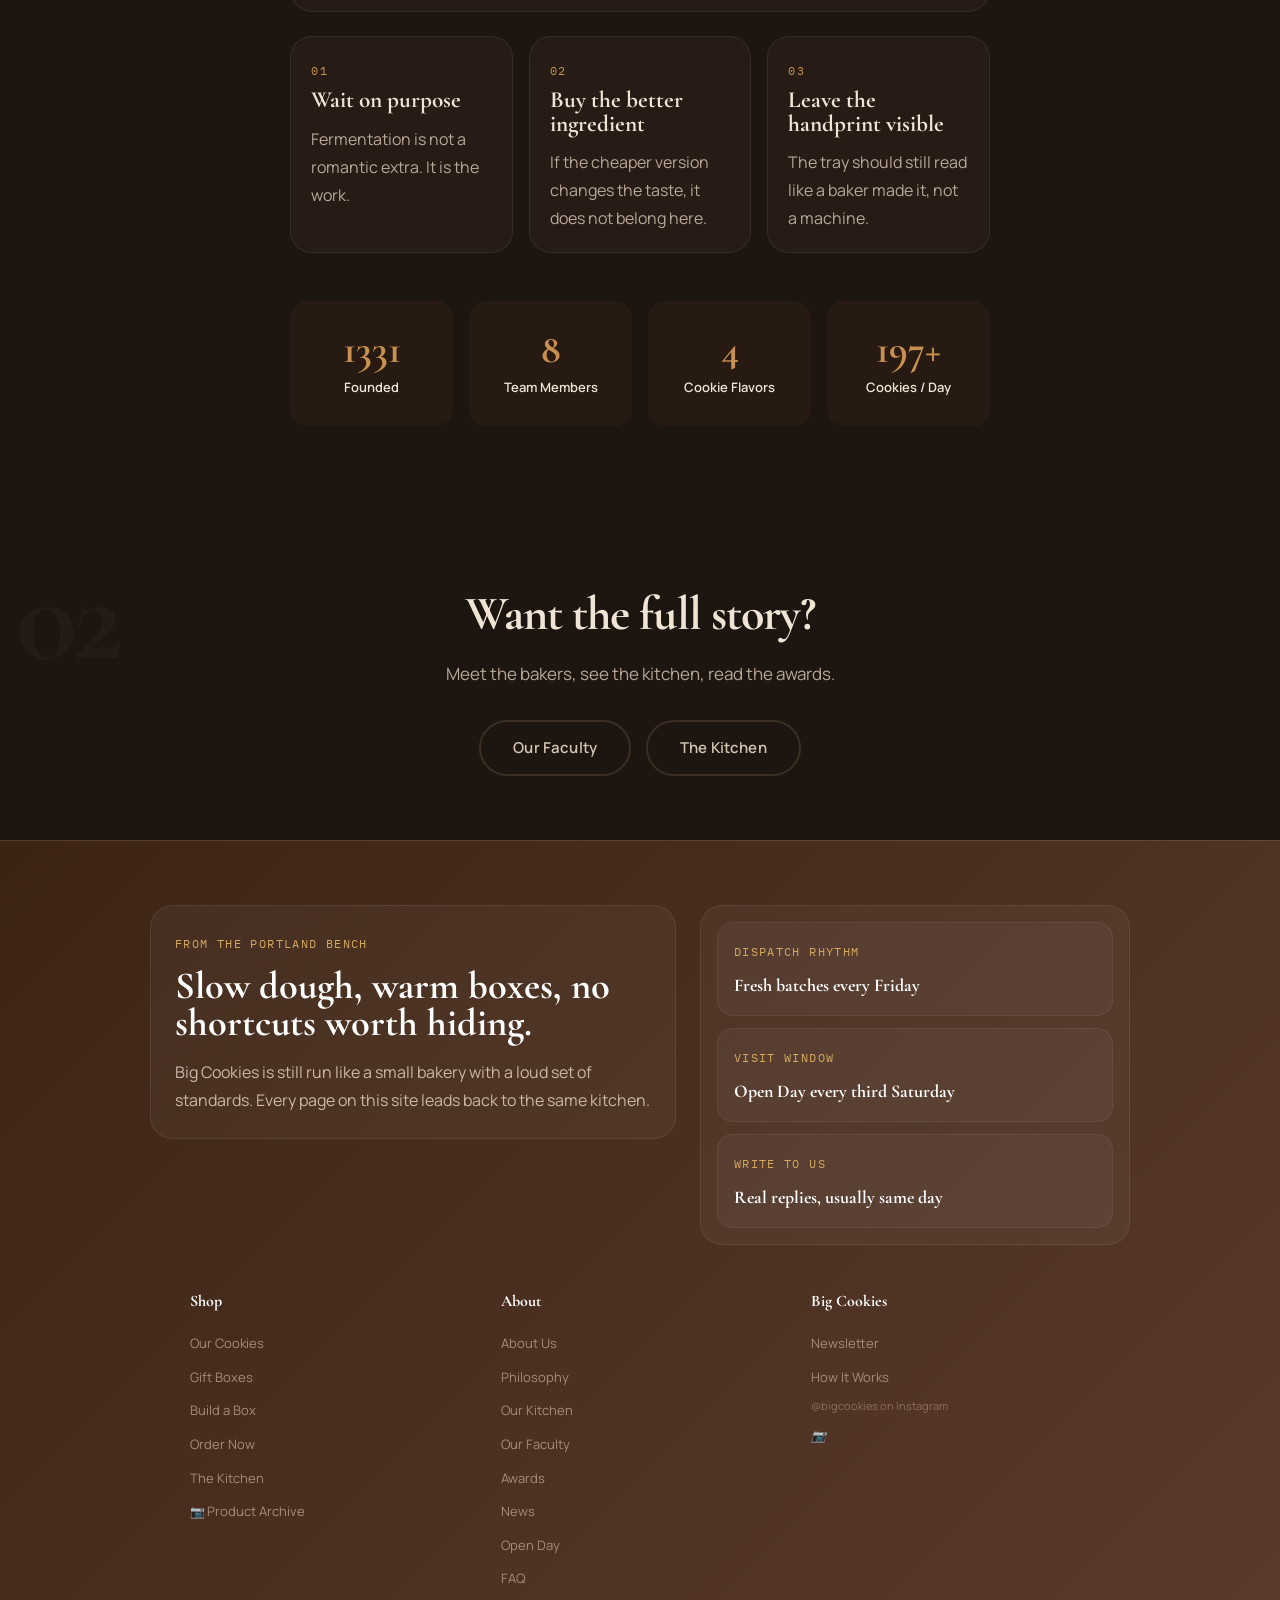
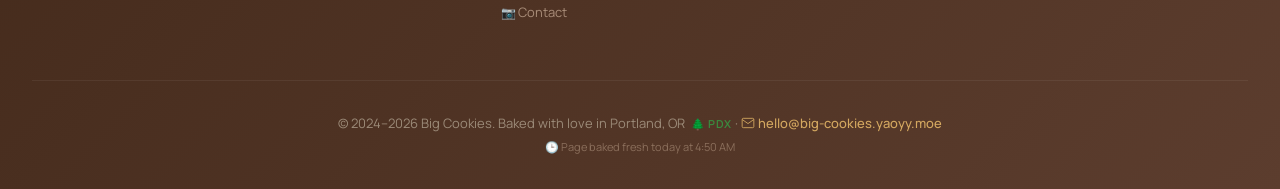
<file: about.html>
<!DOCTYPE html>
<html lang="en">
<head>
    <meta charset="UTF-8">
    <meta name="viewport" content="width=device-width, initial-scale=1.0">
    <title>About Us — Big Cookies</title>
    <meta name="description" content="The story of Big Cookies — how a 400-square-foot kitchen and a two-day cookie recipe became an award-winning bakery.">
    <meta property="og:title" content="About Us — Big Cookies">
    <meta property="og:description" content="The story of Big Cookies — how a 400-square-foot kitchen and a two-day cookie recipe became an award-winning bakery.">
    <meta property="og:type" content="website">
    <meta property="og:site_name" content="Big Cookies">
    <meta name="twitter:card" content="summary">
    <link rel="icon" type="image/svg+xml" href="favicon.svg">
    <link rel="manifest" href="manifest.json">
    <link rel="preconnect" href="https://fonts.googleapis.com">
    <link rel="preconnect" href="https://fonts.gstatic.com" crossorigin>
    <link rel="preload" href="https://fonts.googleapis.com/css2?family=Cormorant+Garamond:wght@600;700&family=IBM+Plex+Mono:wght@400;500&family=Manrope:wght@400;500;600;700&display=swap" as="style">

    <link href="https://fonts.googleapis.com/css2?family=Cormorant+Garamond:wght@600;700&family=IBM+Plex+Mono:wght@400;500&family=Manrope:wght@400;500;600;700&display=swap" rel="stylesheet">
    <link rel="stylesheet" href="base.css">
    <link rel="stylesheet" href="components.css">
    <link rel="stylesheet" href="theme.css">
    <script>
    (function(){
        var t=localStorage.getItem('theme');
        if(t==='dark'||(!t&&window.matchMedia('(prefers-color-scheme:dark)').matches)){document.documentElement.setAttribute('data-theme','dark');}
    })();
    </script>
</head>
<body>
<div id="site-nav"></div>
<main id="main-content">
<section style="padding-top:6rem">
    <div class="section-inner">
        <div class="section-label text-center">About Us</div>
        <h1 class="section-title text-center">We believe a cookie can change your day</h1>
        <p class="section-subtitle text-center mx-auto" style="max-width:600px">
            Big Cookies started in <span class="dhc" data-of="founding-year">2024</span> with one conviction: that a truly great cookie is worth waiting for.
            <span class="dhc" data-of="years-since">2</span> years later, we're still proving it — 300 cookies at a time.
        </p>

        <div style="max-width:700px;margin:3rem auto 0">
            <div class="about-block">
                <h3 class="about-heading">How it started</h3>
                <p class="about-text">Lena Kovač spent 14 years in fine-dining pastry kitchens, watching chefs obsess over every plate that left the pass. When she started baking cookies at home — real cookies, with European butter and single-origin chocolate and a two-day fermentation — her neighbors started knocking on the door. Then their friends. Then a restaurant asked to put them on the menu. Big Cookies was born in a 400-square-foot commercial kitchen in Portland, Oregon in March 2024, with one oven, one mixer, and a waiting list that hit 200 people in the first week.</p>
            </div>

            <div class="about-block">
                <h3 class="about-heading">How it's going</h3>
                <p class="about-text">Today we're a team of <span class="dhc" data-of="faculty-current">8</span>, operating from a 3,000-square-foot bakery in southeast Portland that still smells like brown butter at 4:30 every morning. We ship to all 50 states and Canada, produce 300+ cookies a day, and have never — not once — shipped a cookie we wouldn't eat ourselves. The waiting list is gone, but the obsession isn't.</p>
            </div>

            <div class="about-block">
                <h3 class="about-heading">What we believe</h3>
                <p class="about-text">We believe good ingredients aren't a luxury — they're the only way. We believe 48 hours of cold fermentation isn't excessive — it's necessary. We believe a cookie should look like it was made by a human who cared, not a machine that didn't. And we believe that when you open a box of Big Cookies, you should feel something. Preferably hunger, but also: that someone in a kitchen in Portland made this for you, by hand, this morning.</p>
            </div>

            <div class="about-chronicle">
                <div class="chronicle-card">
                    <span class="chronicle-year">2024</span>
                    <h3>First oven, first line out the door</h3>
                    <p>One borrowed mixer, one commercial lease, and a waitlist that proved Portland wanted the slow version.</p>
                </div>
                <div class="chronicle-card">
                    <span class="chronicle-year">2025</span>
                    <h3>The menu got sharper</h3>
                    <p>We trimmed, tested, and kept only the flavors that earned a permanent slot on the bench.</p>
                </div>
                <div class="chronicle-card">
                    <span class="chronicle-year">2026</span>
                    <h3>The scale changed, not the method</h3>
                    <p>Bigger room, bigger team, same insistence that every tray still looks like a person touched it last.</p>
                </div>
            </div>

            <div class="principles-ribbon">
                <div class="principle-card">
                    <span class="principle-index">01</span>
                    <strong>Wait on purpose</strong>
                    <p>Fermentation is not a romantic extra. It is the work.</p>
                </div>
                <div class="principle-card">
                    <span class="principle-index">02</span>
                    <strong>Buy the better ingredient</strong>
                    <p>If the cheaper version changes the taste, it does not belong here.</p>
                </div>
                <div class="principle-card">
                    <span class="principle-index">03</span>
                    <strong>Leave the handprint visible</strong>
                    <p>The tray should still read like a baker made it, not a machine.</p>
                </div>
            </div>

            <div class="philosophy-visual" style="grid-template-columns:repeat(4,1fr);margin-top:3rem">
                <div class="phil-card"><div class="num"><span class="dhc" data-of="founding-year">2024</span></div><div class="label">Founded</div></div>
                <div class="phil-card"><div class="num"><span class="dhc" data-of="faculty-total">12</span></div><div class="label">Team Members</div></div>
                <div class="phil-card"><div class="num"><span class="dhc" data-of="products">6</span></div><div class="label">Cookie Flavors</div></div>
                <div class="phil-card"><div class="num">300+</div><div class="label">Cookies / Day</div></div>
            </div>
        </div>
    </div>
</section>
<section style="padding:4rem 2rem;text-align:center">
    <div class="section-inner">
        <h2 class="section-title">Want the full story?</h2>
        <p class="section-subtitle mx-auto" style="margin-bottom:2rem">Meet the bakers, see the kitchen, read the awards.</p>
        <a href="faculty.html" class="btn btn-outline" style="margin-right:0.75rem">Our Faculty</a>
        <a href="kitchen.html" class="btn btn-outline">The Kitchen</a>
    </div>
</section>
</main>
<div id="site-footer"></div>
<button class="back-to-top" id="backToTop" aria-label="Back to top">
    <svg width="44" height="44" viewBox="0 0 44 44">
        <circle cx="22" cy="22" r="20" fill="none" stroke="rgba(255,255,255,0.25)" stroke-width="2.5"/>
        <circle cx="22" cy="22" r="20" fill="none" stroke="#fff" stroke-width="2.5" stroke-dasharray="125.6" stroke-dashoffset="125.6" stroke-linecap="round" id="backToTopRing" transform="rotate(-90 22 22)"/>
        <path d="M22 14l-6 8h4v8h4v-8h4z" fill="#fff"/>
    </svg>
</button>
<div class="toast" id="toast"></div>
<script src="data-cache.js"></script>
<script src="url-helper.js"></script>
<script src="ui.js"></script>
<script src="nav.js"></script>
<script src="app.js"></script>
</body>
</html>
</file>
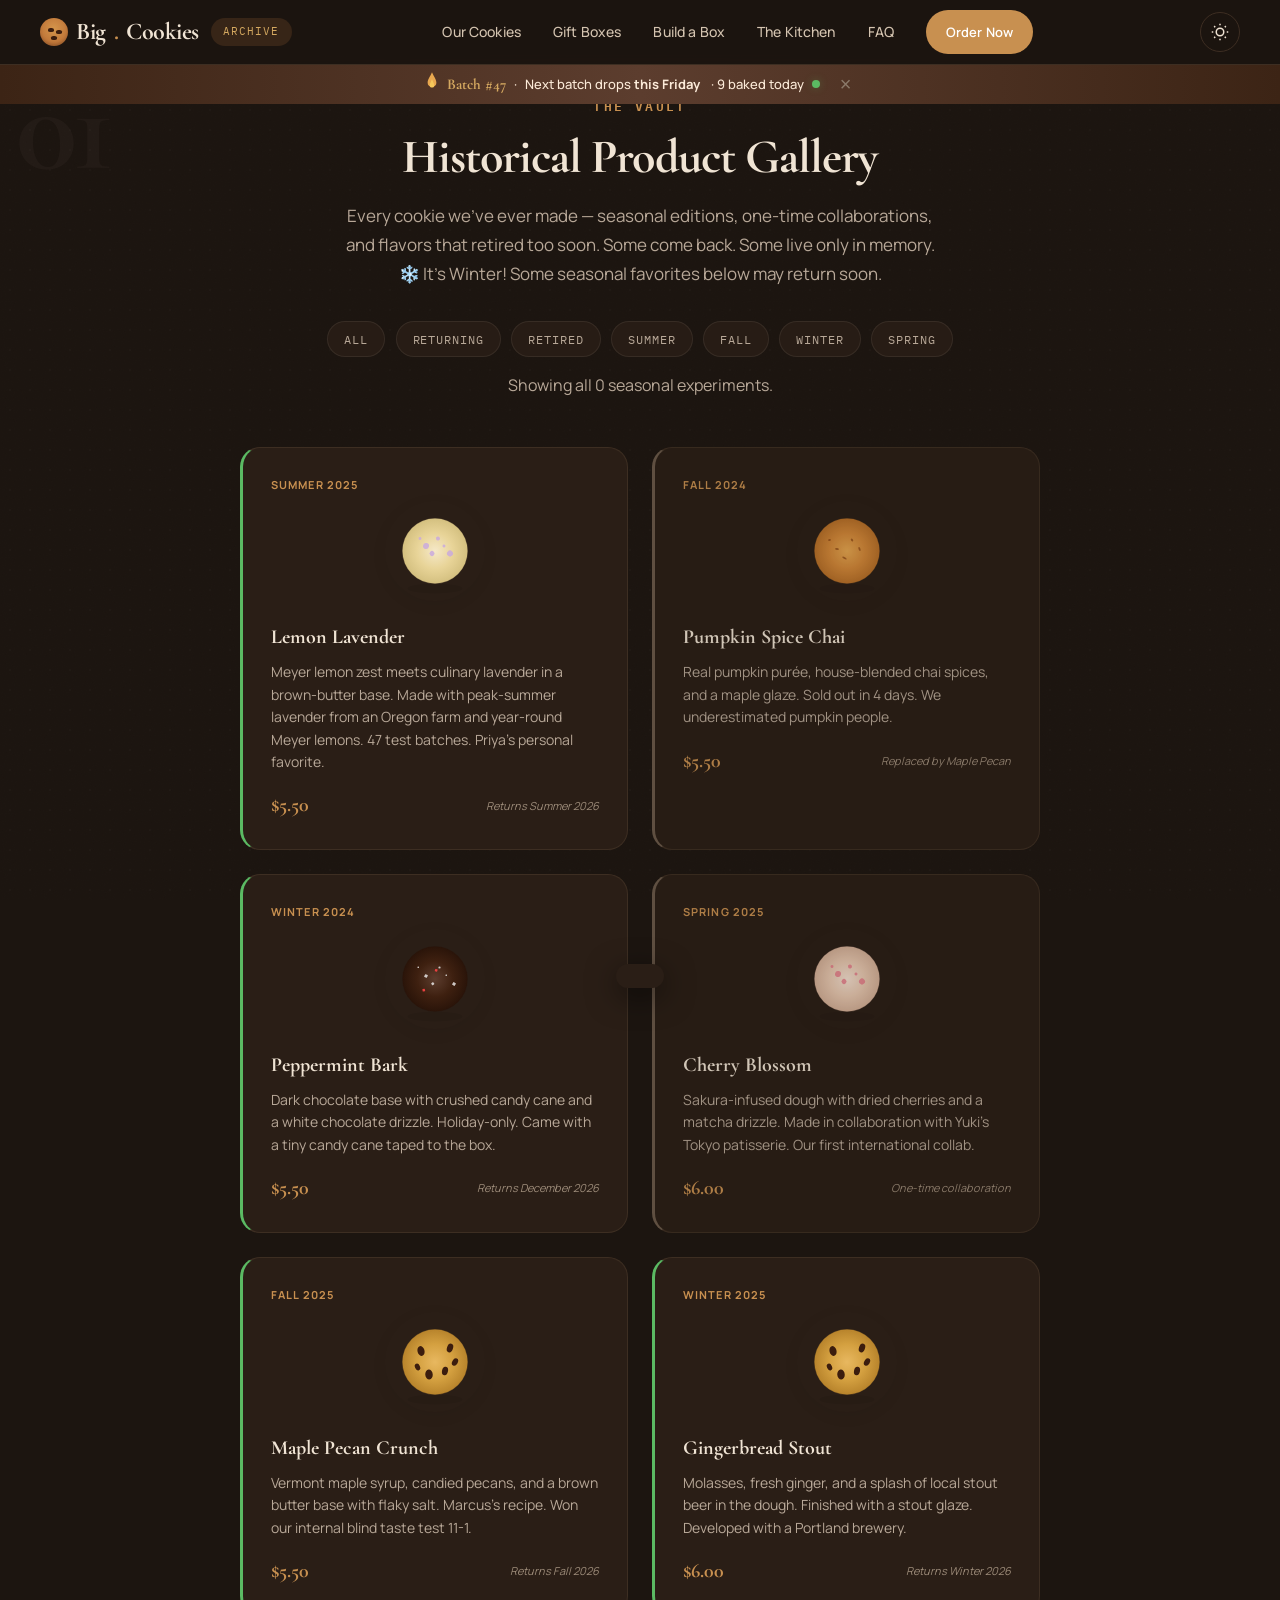
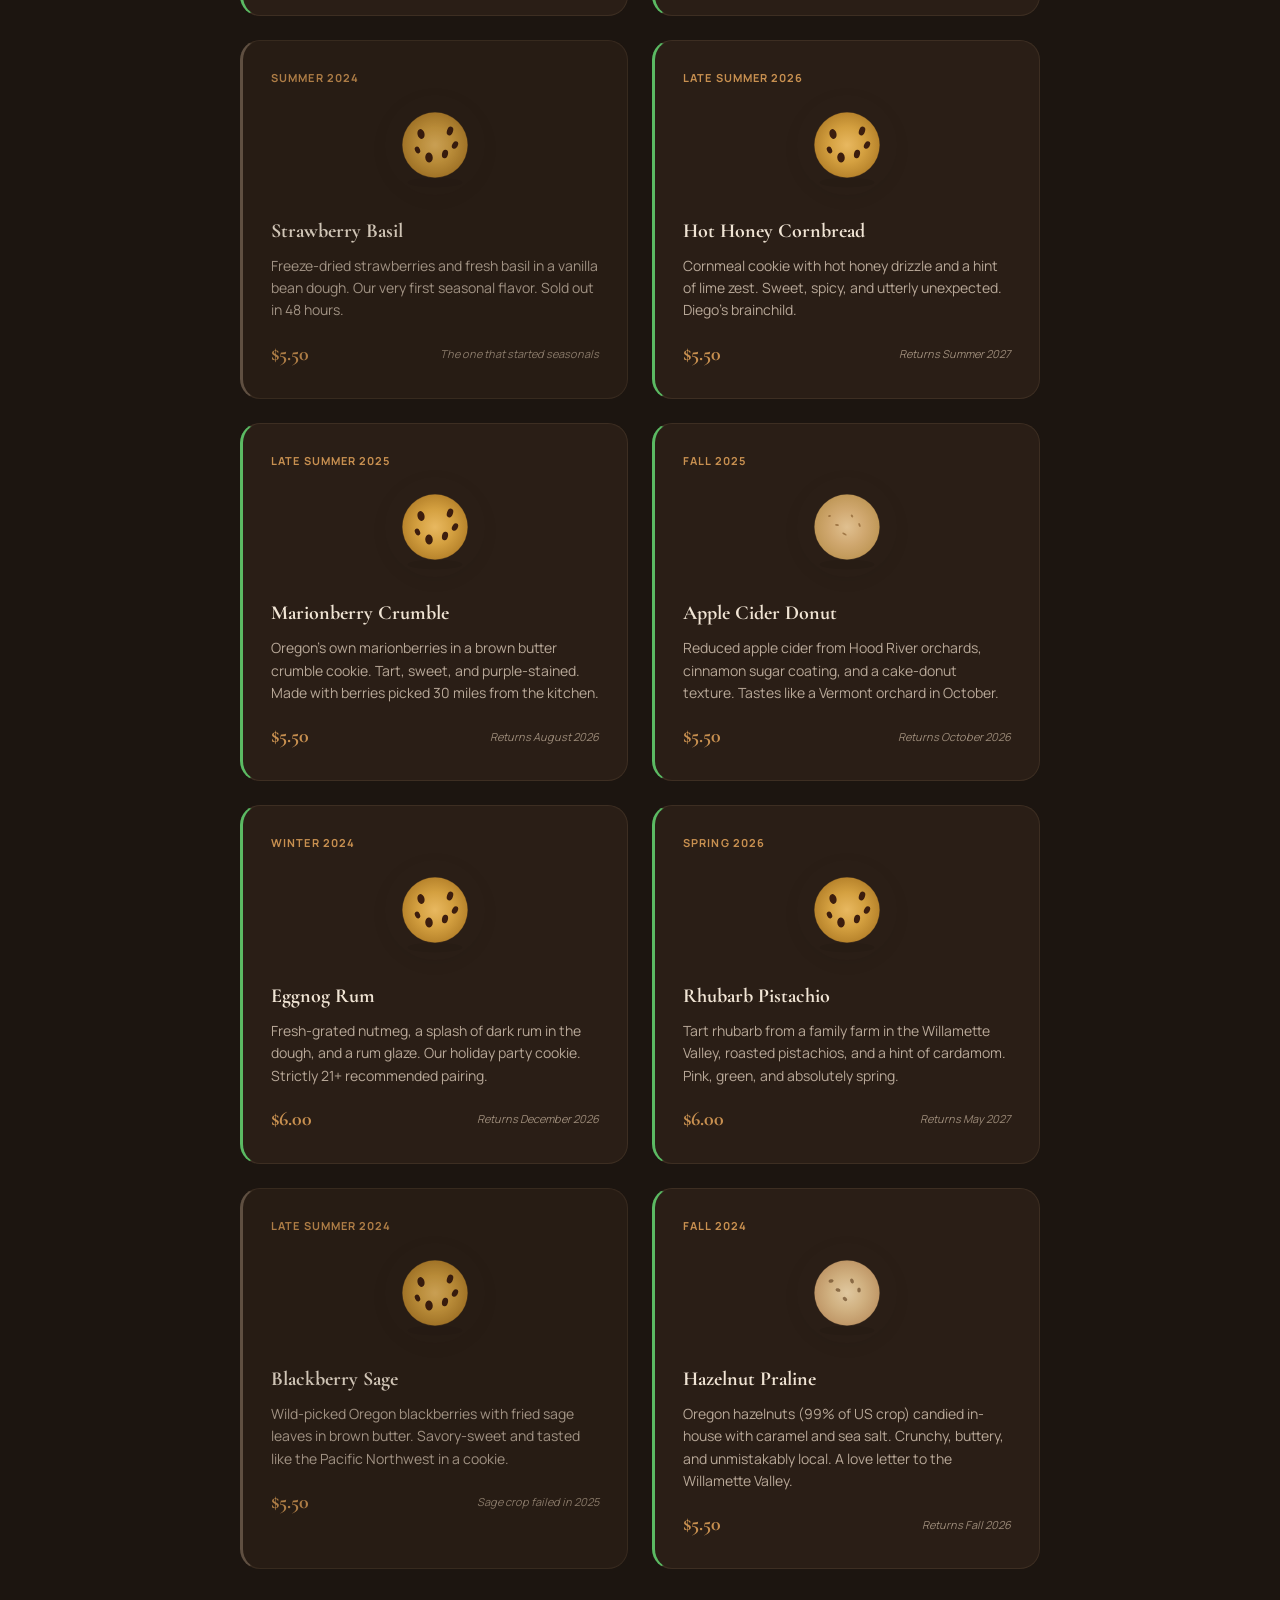
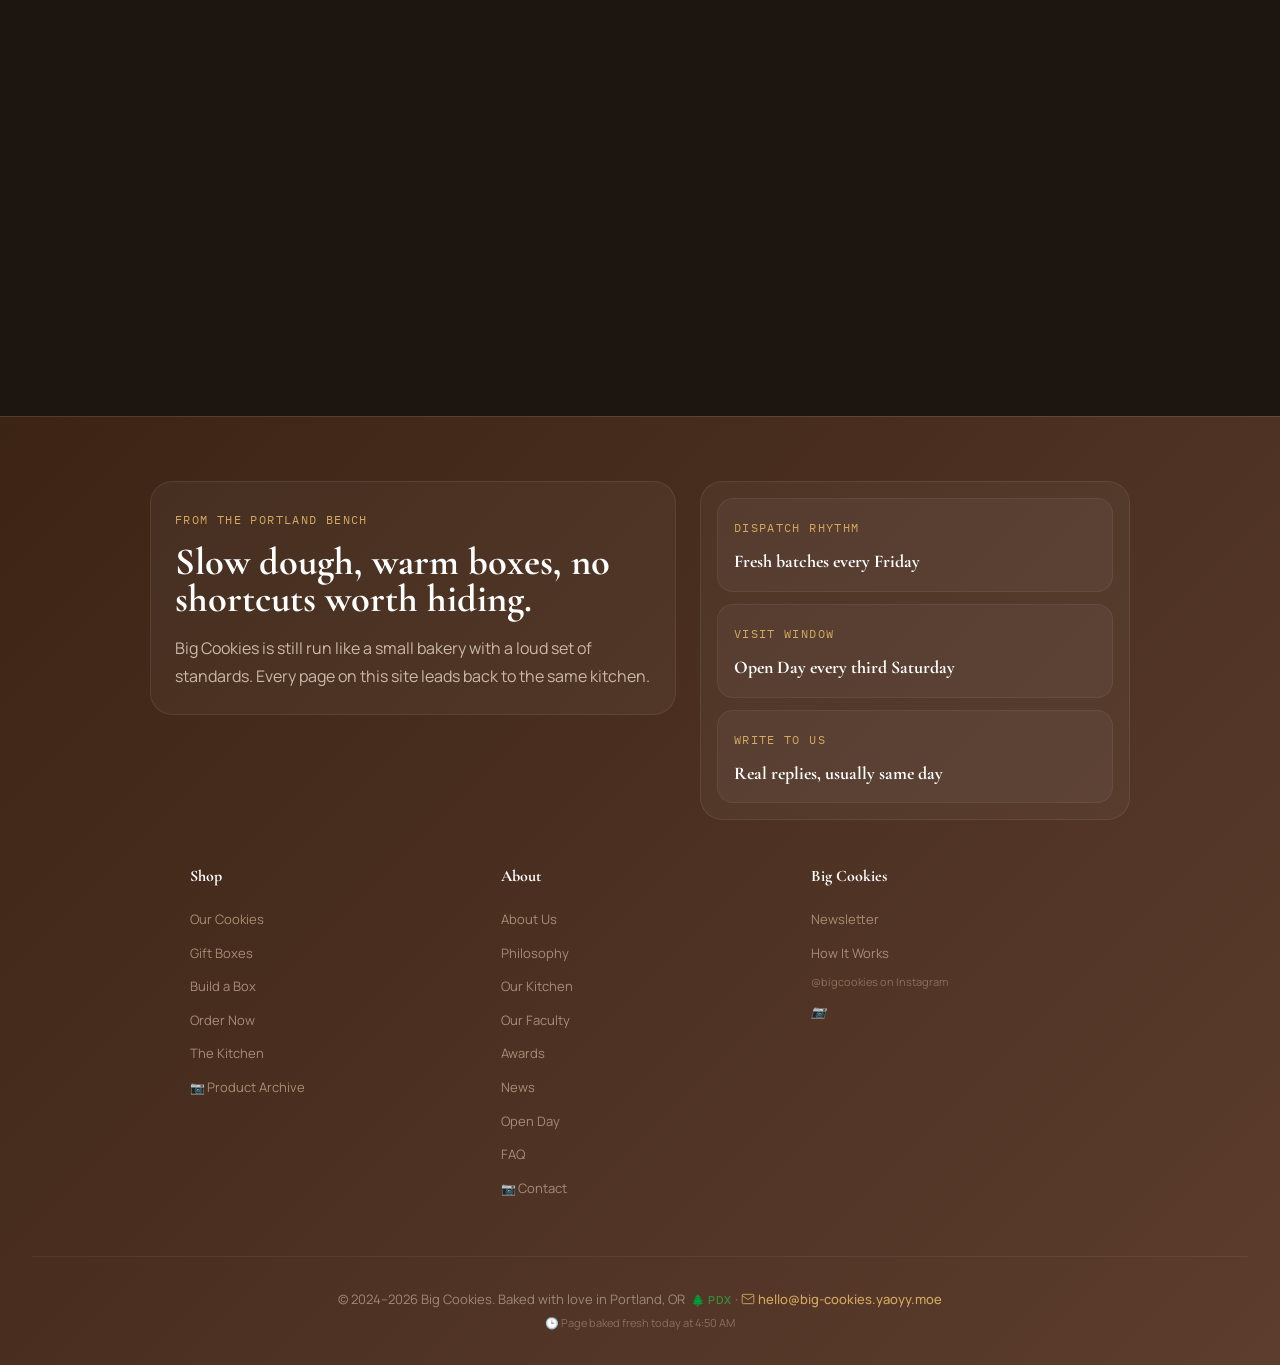
<file: archive.html>
<!DOCTYPE html>
<html lang="en">
<head>
    <meta charset="UTF-8">
    <meta name="viewport" content="width=device-width, initial-scale=1.0">
    <title>Product Archive — Big Cookies</title>
    <meta name="description" content="Past and seasonal cookie flavors from the Big Cookies kitchen. Limited editions, collaborations, and retired favorites.">
    <meta property="og:title" content="Product Archive — Big Cookies">
    <meta property="og:description" content="Past and seasonal cookie flavors — limited editions, collaborations, and retired favorites.">
    <meta property="og:type" content="website">
    <meta property="og:site_name" content="Big Cookies">
    <meta name="twitter:card" content="summary">
    <link rel="icon" type="image/svg+xml" href="favicon.svg">
    <link rel="manifest" href="manifest.json">
    <link rel="preconnect" href="https://fonts.googleapis.com">
    <link rel="preconnect" href="https://fonts.gstatic.com" crossorigin>
    <link rel="preload" href="https://fonts.googleapis.com/css2?family=Cormorant+Garamond:wght@600;700&family=IBM+Plex+Mono:wght@400;500&family=Manrope:wght@400;500;600;700&display=swap" as="style">
    <link href="https://fonts.googleapis.com/css2?family=Cormorant+Garamond:wght@600;700&family=IBM+Plex+Mono:wght@400;500&family=Manrope:wght@400;500;600;700&display=swap" rel="stylesheet">
    <link rel="stylesheet" href="base.css">
    <link rel="stylesheet" href="components.css">
    <link rel="stylesheet" href="theme.css">
    <script>
    (function(){
        var t=localStorage.getItem('theme');
        if(t==='dark'||(!t&&window.matchMedia('(prefers-color-scheme:dark)').matches)){document.documentElement.setAttribute('data-theme','dark');}
    })();
    </script>
</head>
<body>
<div id="site-nav"></div>
<main id="main-content">

<section style="padding-top:6rem">
    <div class="section-inner">
        <div class="section-label text-center">The Vault</div>
        <h1 class="section-title text-center">Historical Product Gallery</h1>
        <p class="section-subtitle text-center mx-auto" style="max-width:600px">
            Every cookie we've ever made — seasonal editions, one-time collaborations, and flavors that retired too soon. Some come back. Some live only in memory.
        </p>
        <p class="section-subtitle text-center mx-auto" style="max-width:560px;margin-bottom:1.5rem" id="seasonalNote"></p>
        <div class="archive-filter-bar" id="archiveFilterBar">
            <button class="archive-filter active" data-filter="all" type="button">All</button>
            <button class="archive-filter" data-filter="returning" type="button">Returning</button>
            <button class="archive-filter" data-filter="retired" type="button">Retired</button>
            <button class="archive-filter" data-filter="summer" type="button">Summer</button>
            <button class="archive-filter" data-filter="fall" type="button">Fall</button>
            <button class="archive-filter" data-filter="winter" type="button">Winter</button>
            <button class="archive-filter" data-filter="spring" type="button">Spring</button>
        </div>
        <p class="archive-filter-note" id="archiveFilterNote">Showing all <span class="dhc" data-of="archive">14</span> seasonal experiments.</p>
        <div id="archiveGrid" data-load="data/archive.json" data-template="archive-card" style="max-width:800px;margin:3rem auto 0;display:grid;grid-template-columns:repeat(2,1fr);gap:1.5rem"></div>
    </div>
</section>

<section style="padding:4rem 2rem;text-align:center">
    <div class="section-inner">
        <h2 class="section-title">Have a flavor idea?</h2>
        <p class="section-subtitle mx-auto" style="margin-bottom:2rem">Priya reads every suggestion. The Raspberry Dark was a customer idea.</p>
        <a href="mailto:hello@big-cookies.yaoyy.moe" class="btn btn-primary btn-large">Send Us Your Idea</a>
    </div>
</section>

</main>
<div id="site-footer"></div>
<button class="back-to-top" id="backToTop" aria-label="Back to top">
    <svg width="44" height="44" viewBox="0 0 44 44">
        <circle cx="22" cy="22" r="20" fill="none" stroke="rgba(255,255,255,0.25)" stroke-width="2.5"/>
        <circle cx="22" cy="22" r="20" fill="none" stroke="#fff" stroke-width="2.5" stroke-dasharray="125.6" stroke-dashoffset="125.6" stroke-linecap="round" id="backToTopRing" transform="rotate(-90 22 22)"/>
        <path d="M22 14l-6 8h4v8h4v-8h4z" fill="#fff"/>
    </svg>
</button>
<div class="toast" id="toast"></div>
<script src="data-cache.js"></script>
<script src="url-helper.js"></script>
<script src="ui.js"></script>
<script src="nav.js"></script>
<script src="data-loader.js"></script>
<script src="app.js"></script>

<script>
// Seasonal countdown for archive page
(function(){
    var now = new Date();
    var seasons = {
        summer: { start: [6,1], end: [8,31], name: 'Summer', emoji: '☀️' },
        fall: { start: [9,1], end: [11,30], name: 'Fall', emoji: '🍂' },
        winter: { start: [12,1], end: [2,28], name: 'Winter', emoji: '❄️' },
        spring: { start: [3,1], end: [5,31], name: 'Spring', emoji: '🌸' }
    };
    var current, next;
    for (var s in seasons) {
        var ss = seasons[s].start, se = seasons[s].end;
        var startDate = new Date(now.getFullYear(), ss[0]-1, ss[1]);
        var endYear = (s === 'winter') ? now.getFullYear() + 1 : now.getFullYear();
        var endDate = new Date(endYear, se[0]-1, se[1]);
        if (now >= startDate && now <= endDate) { current = seasons[s]; current.key = s; }
    }
    var el = document.getElementById('seasonalNote');
    if (current && el) {
        el.textContent = current.emoji + ' It\'s ' + current.name + '! Some seasonal favorites below may return soon.';
    }
})();

(function() {
    var bar = document.getElementById('archiveFilterBar');
    var note = document.getElementById('archiveFilterNote');
    if (!bar || !note) return;

    var labels = {
        all: 'Showing all seasonal experiments.',
        returning: 'Showing the flavors most likely to make a comeback.',
        retired: 'Showing flavors that had their moment and exited the tray.',
        summer: 'Showing the bright, fruit-forward summer files.',
        fall: 'Showing the spiced and nutty fall files.',
        winter: 'Showing the cold-weather archive.',
        spring: 'Showing the floral and green spring archive.'
    };

    function applyFilter(filter) {
        var cards = document.querySelectorAll('#archiveGrid .archive-card');
        var visible = 0;
        cards.forEach(function(card) {
            var matches = filter === 'all' ||
                card.dataset.status === filter ||
                card.dataset.season.indexOf(filter) !== -1;
            card.style.display = matches ? '' : 'none';
            if (matches) visible++;
        });
        var total = cards.length;
        if (filter === 'all' && visible === total) {
            note.textContent = 'Showing all ' + total + ' seasonal experiments.';
        } else {
            note.textContent = (labels[filter] || labels.all).replace('Showing', 'Showing ' + visible + ' of ' + total + ' —');
        }
    }

    function bindFilters() {
        var buttons = bar.querySelectorAll('.archive-filter');
        if (!buttons.length) return false;
        buttons.forEach(function(button) {
            if (button.dataset.bound) return;
            button.dataset.bound = '1';
            button.addEventListener('click', function() {
                buttons.forEach(function(other) { other.classList.remove('active'); });
                button.classList.add('active');
                applyFilter(button.getAttribute('data-filter'));
            });
        });
        applyFilter('all');
        return true;
    }

    if (!bindFilters()) {
        window.addEventListener('data-ready', function() {
            setTimeout(bindFilters, 150);
        }, { once: true });
    }
})();
</script>
</body>
</html>
</file>
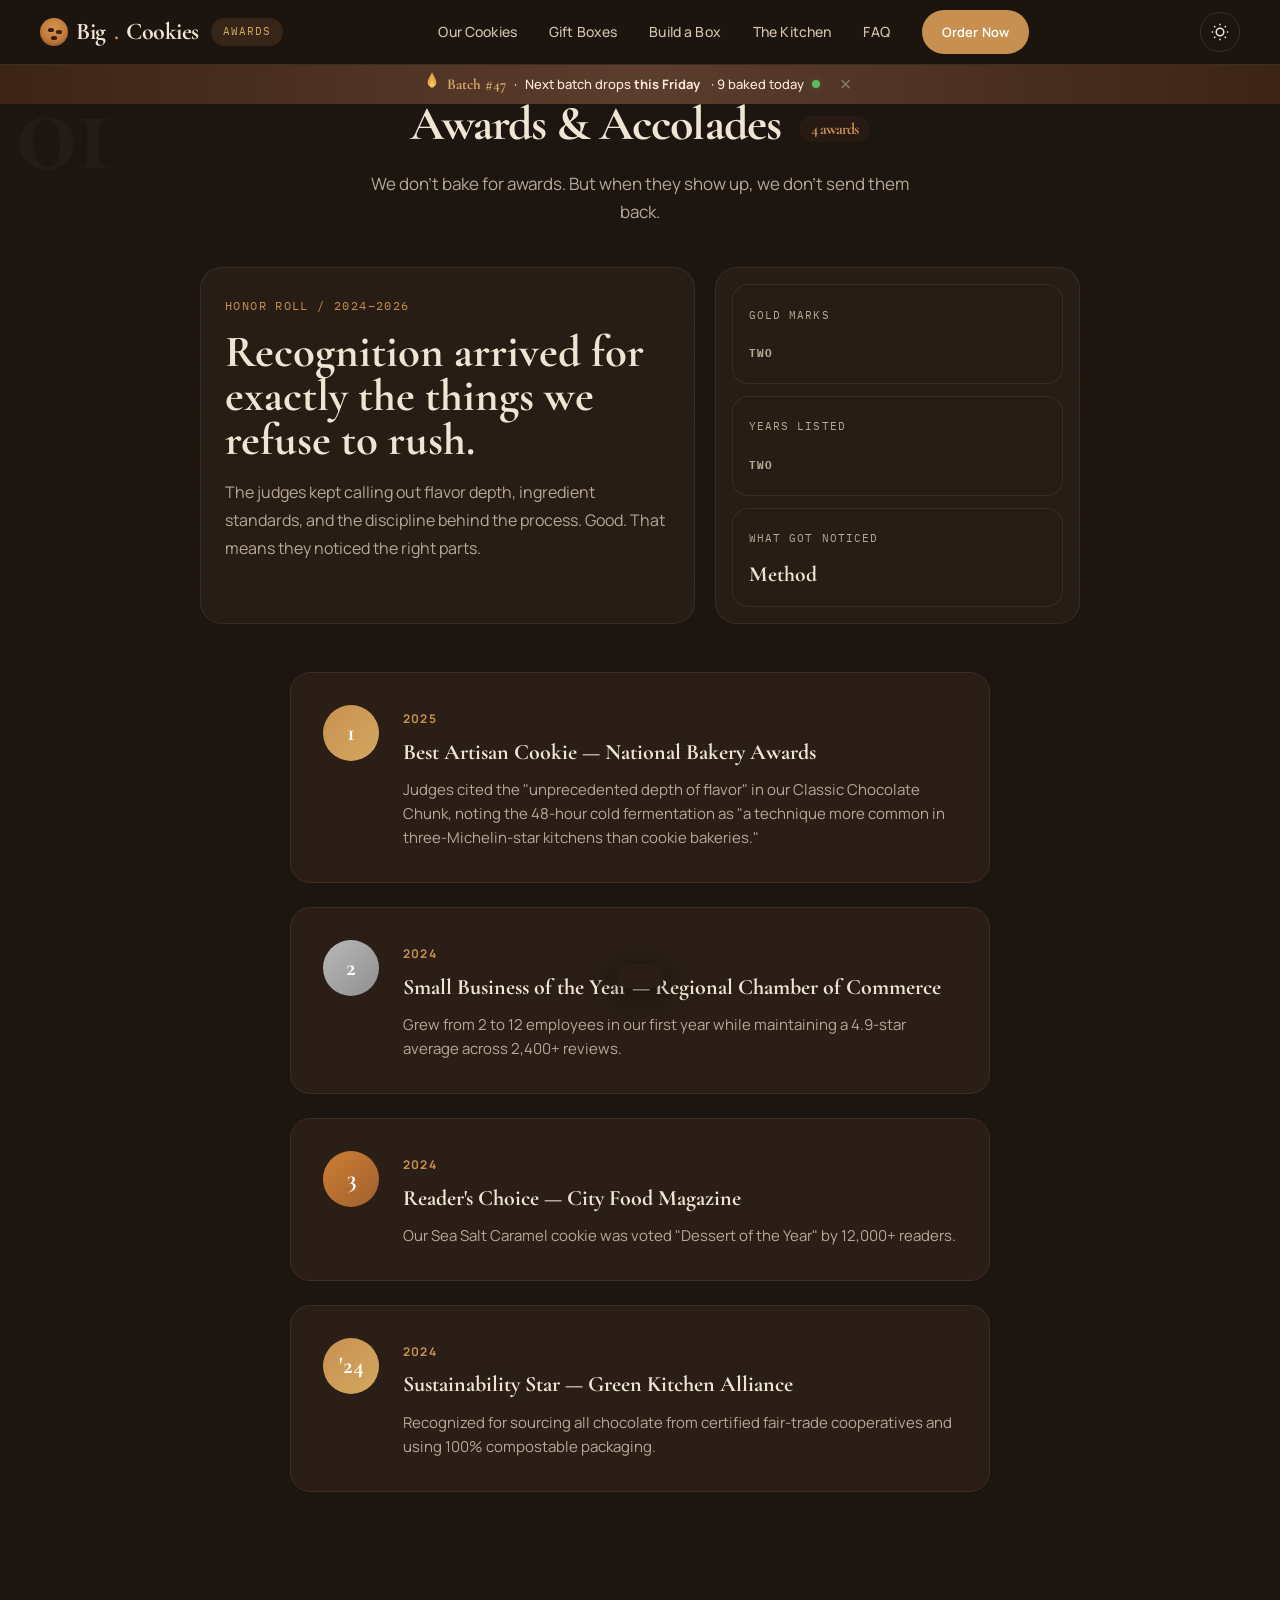
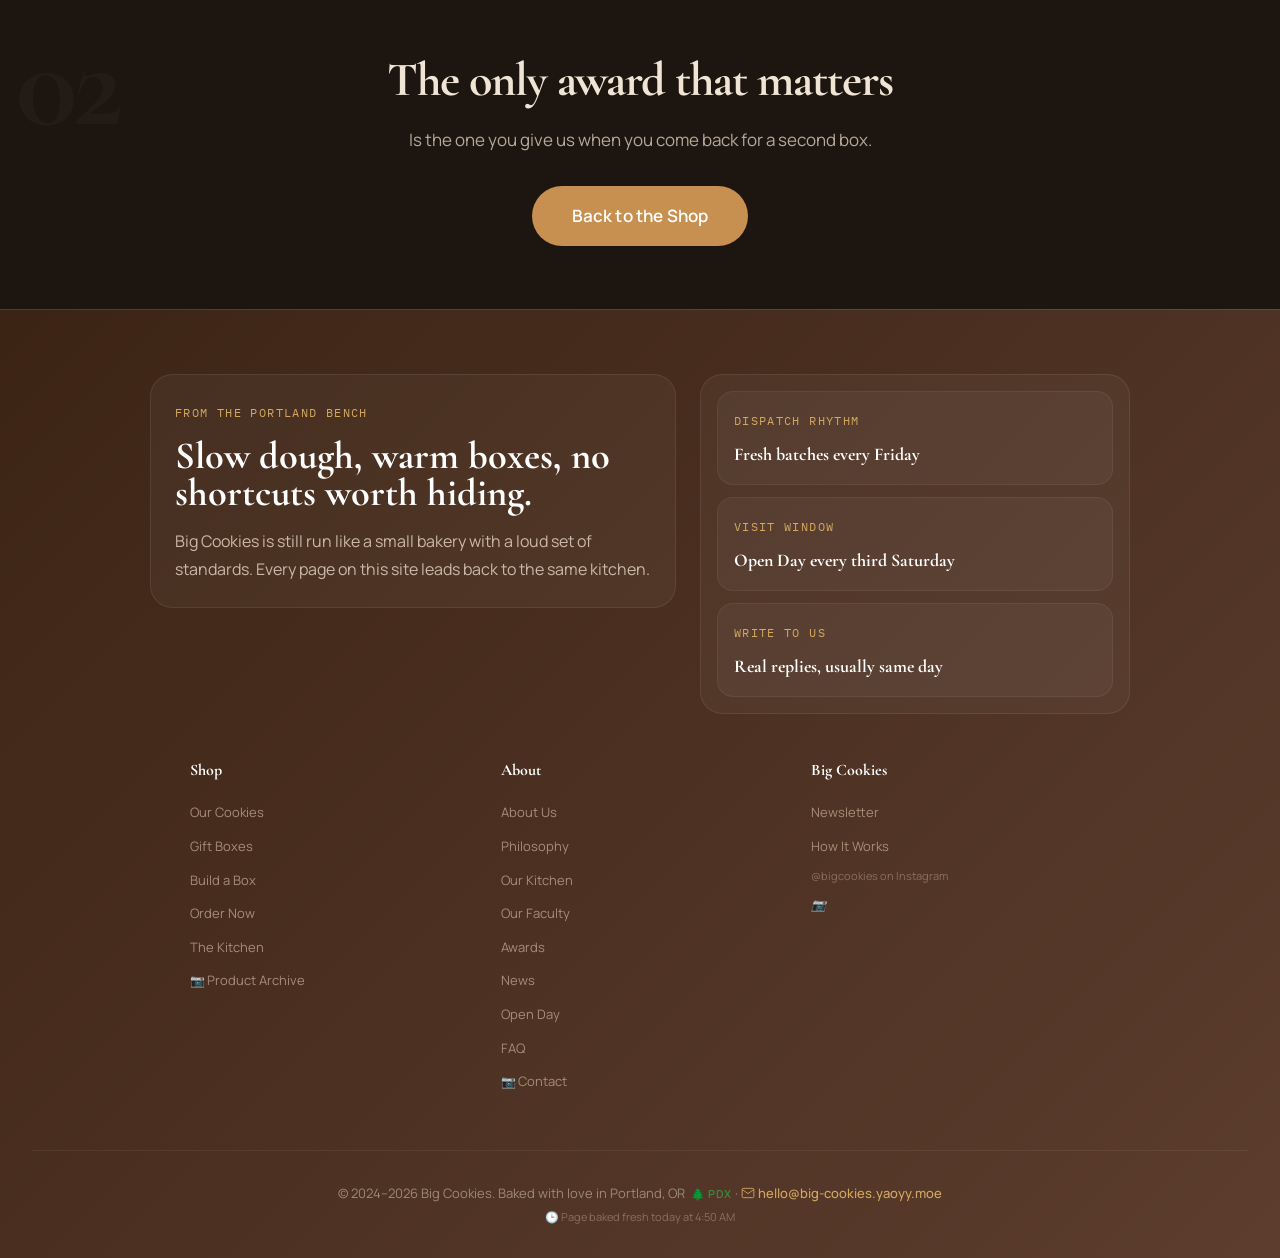
<file: awards.html>
<!DOCTYPE html>
<html lang="en">
<head>
    <meta charset="UTF-8">
    <meta name="viewport" content="width=device-width, initial-scale=1.0">
    <title>Awards — Big Cookies</title>
    <meta name="description" content="Awards and recognition earned by Big Cookies — National Bakery Awards, Small Business of the Year, and more.">
    <meta property="og:title" content="Awards — Big Cookies">
    <meta property="og:description" content="Awards and recognition earned by Big Cookies — National Bakery Awards, Small Business of the Year, and more.">
    <meta property="og:type" content="website">
    <meta property="og:site_name" content="Big Cookies">
    <link rel="icon" type="image/svg+xml" href="favicon.svg">
    <link rel="manifest" href="manifest.json">
    <link rel="preconnect" href="https://fonts.googleapis.com">
    <link rel="preconnect" href="https://fonts.gstatic.com" crossorigin>
    <link rel="preload" href="https://fonts.googleapis.com/css2?family=Cormorant+Garamond:wght@600;700&family=IBM+Plex+Mono:wght@400;500&family=Manrope:wght@400;500;600;700&display=swap" as="style">

    <link href="https://fonts.googleapis.com/css2?family=Cormorant+Garamond:wght@600;700&family=IBM+Plex+Mono:wght@400;500&family=Manrope:wght@400;500;600;700&display=swap" rel="stylesheet">
    <link rel="stylesheet" href="base.css">
    <link rel="stylesheet" href="components.css">
    <link rel="stylesheet" href="theme.css">
    <script>
    (function(){
        var t=localStorage.getItem('theme');
        if(t==='dark'||(!t&&window.matchMedia('(prefers-color-scheme:dark)').matches)){document.documentElement.setAttribute('data-theme','dark');}
    })();
    </script>
</head>
<body>
<div id="site-nav"></div>
<main id="main-content">
<section style="padding-top:6rem">
    <div class="section-inner">
        <h1 class="section-title text-center">Awards &amp; Accolades <span id="awardsCount" style="font-size:1rem;color:var(--gold);vertical-align:middle;background:var(--vanilla);padding:0.2rem 0.75rem;border-radius:100px;margin-left:0.5rem"></span></h1>
        <p class="section-subtitle text-center mx-auto" style="max-width:560px">We don't bake for awards. But when they show up, we don't send them back.</p>
        <div class="awards-summary-board">
            <div class="awards-summary-lead">
                <span class="awards-summary-kicker">Honor Roll / <span class="dhc" data-of="year-range">2024–2026</span></span>
                <h2>Recognition arrived for exactly the things we refuse to rush.</h2>
                <p>The judges kept calling out flavor depth, ingredient standards, and the discipline behind the process. Good. That means they noticed the right parts.</p>
            </div>
            <div class="awards-summary-stats">
                <div class="awards-summary-stat"><span>Gold marks</span><strong><span class="dhc" data-of="awards-gold">2</span></strong></div>
                <div class="awards-summary-stat"><span>Years listed</span><strong><span class="dhc" data-of="awards-years">2</span></strong></div>
                <div class="awards-summary-stat"><span>What got noticed</span><strong>Method</strong></div>
            </div>
        </div>
        <div data-load="data/awards.json" data-template="award-card" style="max-width:700px;margin:3rem auto 0;display:flex;flex-direction:column;gap:1.5rem"></div>
    </div>
</section>
<section style="padding:4rem 2rem;text-align:center">
    <div class="section-inner">
        <h2 class="section-title">The only award that matters</h2>
        <p class="section-subtitle mx-auto" style="margin-bottom:2rem">Is the one you give us when you come back for a second box.</p>
        <a href="./" class="btn btn-primary btn-large">Back to the Shop</a>
    </div>
</section>
</main>
<div id="site-footer"></div>
<button class="back-to-top" id="backToTop" aria-label="Back to top">
    <svg width="44" height="44" viewBox="0 0 44 44">
        <circle cx="22" cy="22" r="20" fill="none" stroke="rgba(255,255,255,0.25)" stroke-width="2.5"/>
        <circle cx="22" cy="22" r="20" fill="none" stroke="#fff" stroke-width="2.5" stroke-dasharray="125.6" stroke-dashoffset="125.6" stroke-linecap="round" id="backToTopRing" transform="rotate(-90 22 22)"/>
        <path d="M22 14l-6 8h4v8h4v-8h4z" fill="#fff"/>
    </svg>
</button>
<div class="toast" id="toast"></div>
<script src="data-cache.js"></script>
<script src="url-helper.js"></script>
<script src="ui.js"></script>
<script src="nav.js"></script>
<script src="data-loader.js"></script>
<script>window.addEventListener("data-ready",function(){var c=document.querySelectorAll(".award-card").length;var el=document.getElementById("awardsCount");if(el&&c>0)el.textContent=c+" award"+(c!==1?"s":"");});</script>
<script src="app.js"></script>
</body>
</html>
</file>
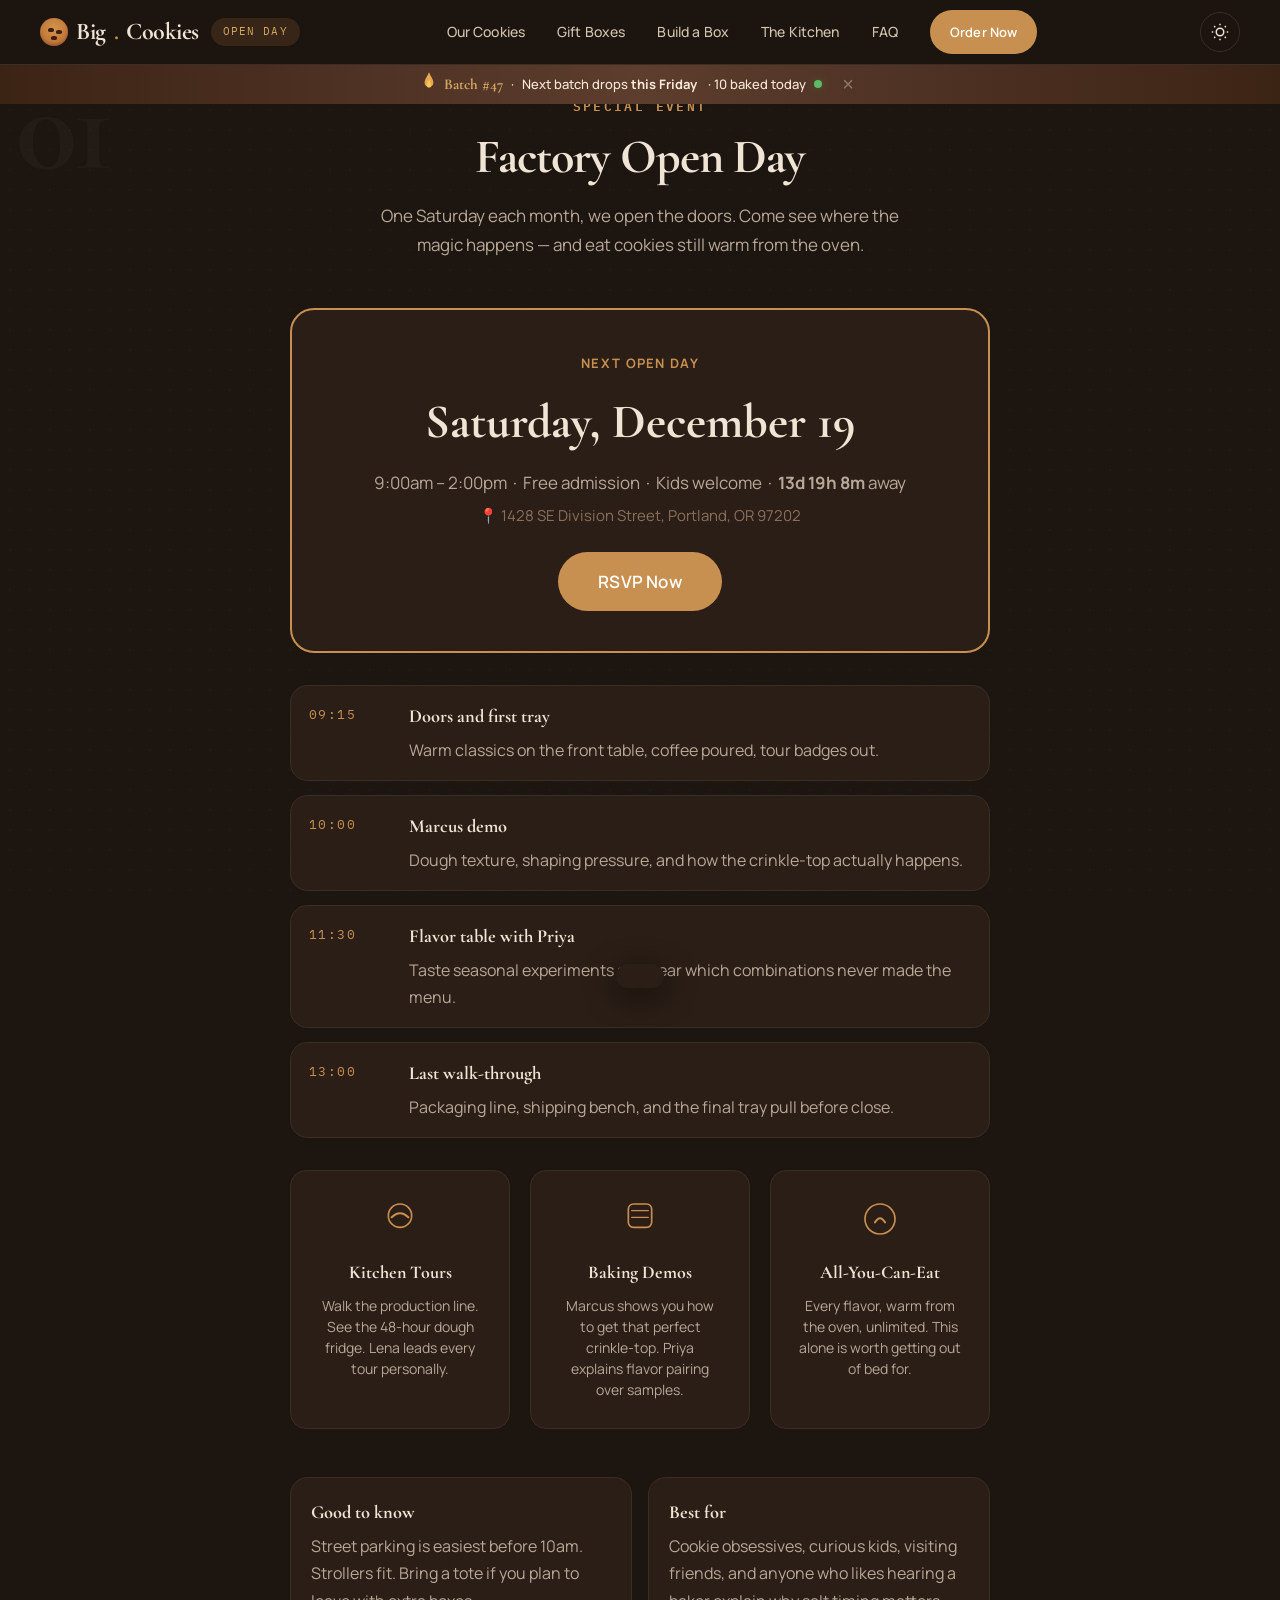
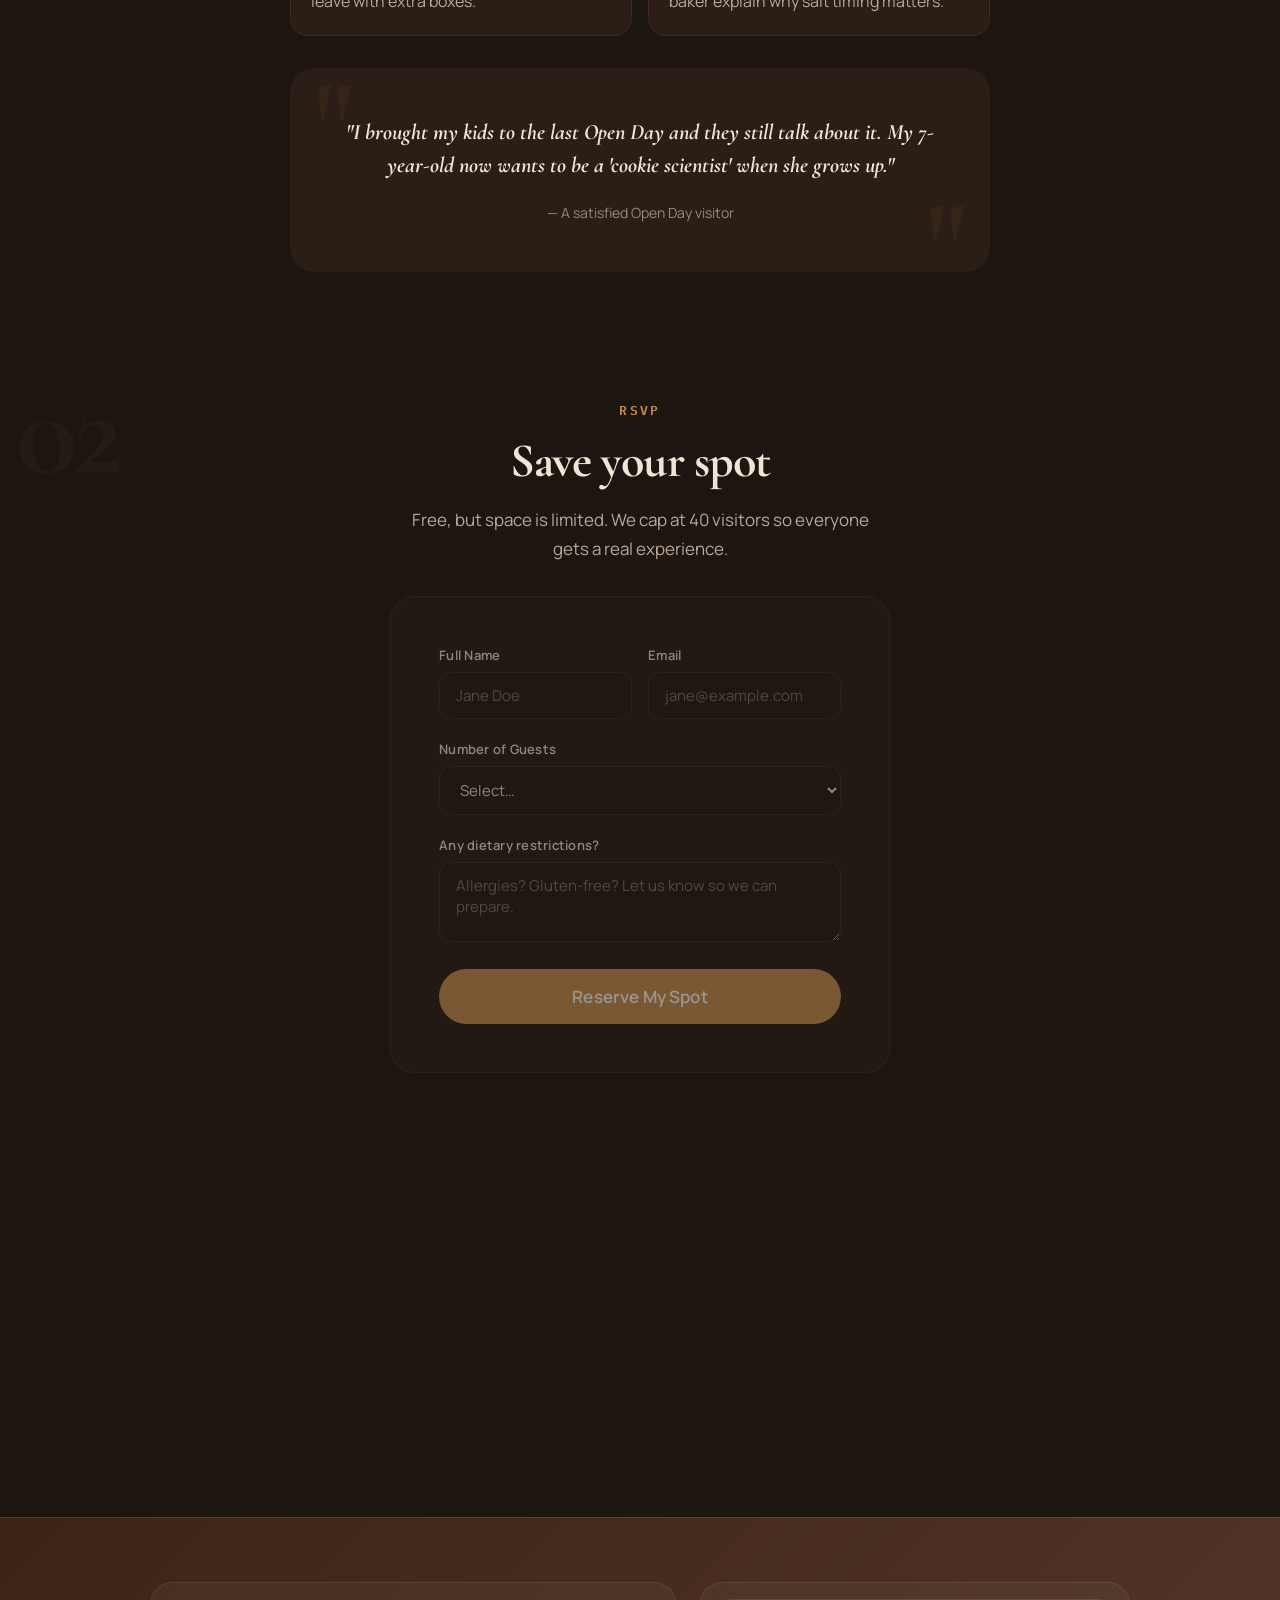
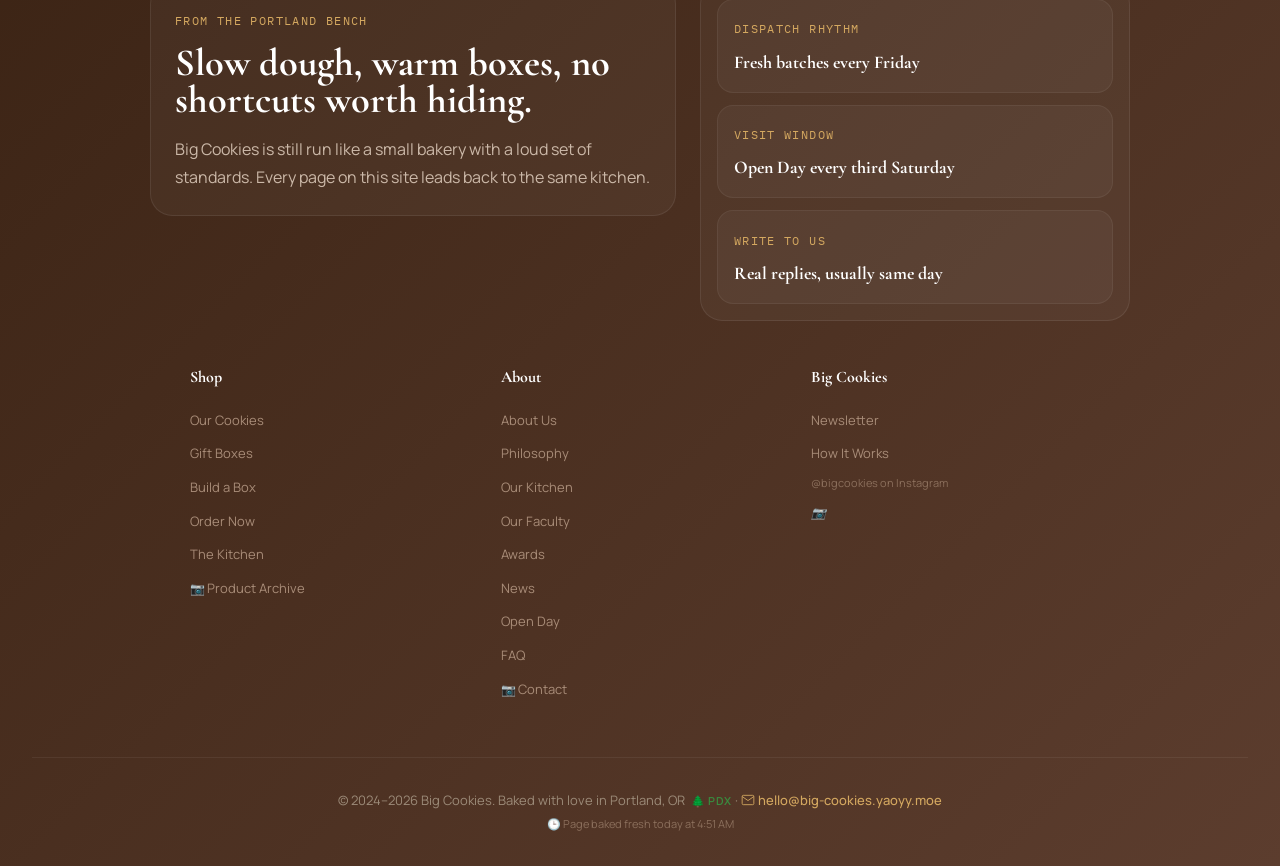
<file: factory.html>
<!DOCTYPE html>
<html lang="en">
<head>
    <meta charset="UTF-8">
    <meta name="viewport" content="width=device-width, initial-scale=1.0">
    <title>Factory Open Day — Big Cookies</title>
    <meta name="description" content="Visit the Big Cookies kitchen. Monthly open house with tours, baking demos, and all-you-can-eat cookies. Free admission.">
    <meta property="og:title" content="Factory Open Day — Big Cookies">
    <meta property="og:description" content="Visit the Big Cookies kitchen. Monthly open house with tours, baking demos, and all-you-can-eat cookies. Free admission.">
    <meta property="og:type" content="website">
    <meta property="og:site_name" content="Big Cookies">
    <meta name="twitter:card" content="summary">
    <link rel="icon" type="image/svg+xml" href="favicon.svg">
    <link rel="manifest" href="manifest.json">
    <link rel="preconnect" href="https://fonts.googleapis.com">
    <link rel="preconnect" href="https://fonts.gstatic.com" crossorigin>
    <link rel="preload" href="https://fonts.googleapis.com/css2?family=Cormorant+Garamond:wght@600;700&family=IBM+Plex+Mono:wght@400;500&family=Manrope:wght@400;500;600;700&display=swap" as="style">

    <link href="https://fonts.googleapis.com/css2?family=Cormorant+Garamond:wght@600;700&family=IBM+Plex+Mono:wght@400;500&family=Manrope:wght@400;500;600;700&display=swap" rel="stylesheet">
    <link rel="stylesheet" href="base.css">
    <link rel="stylesheet" href="components.css">
    <link rel="stylesheet" href="theme.css">
    <script>
    (function(){
        var t=localStorage.getItem('theme');
        if(t==='dark'||(!t&&window.matchMedia('(prefers-color-scheme:dark)').matches)){document.documentElement.setAttribute('data-theme','dark');}
    })();
    </script>
</head>
<body>
<div id="site-nav"></div>
<main id="main-content">
<section style="padding-top:6rem">
    <div class="section-inner">
        <div class="section-label text-center">Special Event</div>
        <h1 class="section-title text-center">Factory Open Day</h1>
        <p class="section-subtitle text-center mx-auto" style="max-width:560px">One Saturday each month, we open the doors. Come see where the magic happens — and eat cookies still warm from the oven.</p>
        <div style="max-width:700px;margin:3rem auto 0">
            <div class="open-day-hero">
                <span class="open-day-label">Next Open Day</span>
                <div class="open-day-date">Third Saturday each month</div>
                <p class="open-day-meta">9:00am – 2:00pm &nbsp;·&nbsp; Free admission &nbsp;·&nbsp; Kids welcome</p>
                <p style="font-size:0.9375rem;color:#8B6F5C;margin-top:0.5rem">📍 1428 SE Division Street, Portland, OR 97202</p>
                <a href="#rsvp" class="btn btn-primary btn-large" style="margin-top:1.5rem;display:inline-block">RSVP Now</a>
            </div>
            <div class="open-day-run-of-show">
                <div class="open-day-run-card">
                    <span class="open-day-run-time">09:15</span>
                    <div>
                        <strong>Doors and first tray</strong>
                        <p>Warm classics on the front table, coffee poured, tour badges out.</p>
                    </div>
                </div>
                <div class="open-day-run-card">
                    <span class="open-day-run-time">10:00</span>
                    <div>
                        <strong>Marcus demo</strong>
                        <p>Dough texture, shaping pressure, and how the crinkle-top actually happens.</p>
                    </div>
                </div>
                <div class="open-day-run-card">
                    <span class="open-day-run-time">11:30</span>
                    <div>
                        <strong>Flavor table with Priya</strong>
                        <p>Taste seasonal experiments and hear which combinations never made the menu.</p>
                    </div>
                </div>
                <div class="open-day-run-card">
                    <span class="open-day-run-time">13:00</span>
                    <div>
                        <strong>Last walk-through</strong>
                        <p>Packaging line, shipping bench, and the final tray pull before close.</p>
                    </div>
                </div>
            </div>
            <div class="open-day-features">
                <div class="od-feature"><div class="od-feature-icon"><svg width="40" height="40" viewBox="0 0 48 48" aria-hidden="true"><circle cx="24" cy="20" r="14" fill="none" stroke="var(--gold)" stroke-width="2"/><path d="M14 22Q24 12 34 22" fill="none" stroke="var(--gold)" stroke-width="2.5" stroke-linecap="round"/></svg></div><h3>Kitchen Tours</h3><p>Walk the production line. See the 48-hour dough fridge. Lena leads every tour personally.</p></div>
                <div class="od-feature"><div class="od-feature-icon"><svg width="40" height="40" viewBox="0 0 48 48" aria-hidden="true"><rect x="10" y="6" width="28" height="28" rx="6" fill="none" stroke="var(--gold)" stroke-width="2"/><path d="M14 14h20M14 22h20" stroke="var(--gold)" stroke-width="1.5" stroke-linecap="round"/></svg></div><h3>Baking Demos</h3><p>Marcus shows you how to get that perfect crinkle-top. Priya explains flavor pairing over samples.</p></div>
                <div class="od-feature"><div class="od-feature-icon"><svg width="40" height="40" viewBox="0 0 48 48" aria-hidden="true"><circle cx="24" cy="24" r="18" fill="none" stroke="var(--gold)" stroke-width="2"/><path d="M18 28Q24 18 30 28" fill="none" stroke="var(--gold)" stroke-width="2.5" stroke-linecap="round"/></svg></div><h3>All-You-Can-Eat</h3><p>Every flavor, warm from the oven, unlimited. This alone is worth getting out of bed for.</p></div>
            </div>
            <div class="open-day-notes">
                <div class="open-day-note"><strong>Good to know</strong><p>Street parking is easiest before 10am. Strollers fit. Bring a tote if you plan to leave with extra boxes.</p></div>
                <div class="open-day-note"><strong>Best for</strong><p>Cookie obsessives, curious kids, visiting friends, and anyone who likes hearing a baker explain why salt timing matters.</p></div>
            </div>
            <div class="testimonial" style="margin:0"><blockquote>"I brought my kids to the last Open Day and they still talk about it. My 7-year-old now wants to be a 'cookie scientist' when she grows up."</blockquote><cite>— A satisfied Open Day visitor</cite></div>
        </div>
    </div>
</section>
<section id="rsvp" style="padding-top:2rem">
    <div class="section-inner">
        <div class="section-label text-center">RSVP</div>
        <h2 class="section-title text-center">Save your spot</h2>
        <p class="section-subtitle text-center mx-auto" style="margin-bottom:2rem;max-width:480px">Free, but space is limited. We cap at 40 visitors so everyone gets a real experience.</p>
        <div class="order-form-wrap" style="filter:none;pointer-events:auto;user-select:auto;max-width:500px">
            <form id="openDayForm" action="#" method="post">
                <div class="form-row"><div class="form-group"><label for="od-name">Full Name</label><input type="text" id="od-name" placeholder="Jane Doe" required></div><div class="form-group"><label for="od-email">Email</label><input type="email" id="od-email" placeholder="jane@example.com" required></div></div>
                <div class="form-group"><label for="od-guests">Number of Guests</label><select id="od-guests" required><option value="">Select…</option><option value="1">1</option><option value="2">2</option><option value="3">3</option><option value="4">4</option></select></div>
                <div class="form-group"><label for="od-notes">Any dietary restrictions?</label><textarea id="od-notes" placeholder="Allergies? Gluten-free? Let us know so we can prepare."></textarea></div>
                <button type="submit" class="btn btn-primary btn-large" style="width:100%;justify-content:center">Reserve My Spot</button>
            </form>
        </div>
    </div>
</section>
<section style="padding:4rem 2rem;text-align:center">
    <div class="section-inner">
        <h2 class="section-title">Can't make this one?</h2>
        <p class="section-subtitle mx-auto" style="margin-bottom:2rem">Open Days are the third Saturday of every month. Join the newsletter for reminders.</p>
        <a href="mailto:hello@big-cookies.yaoyy.moe?subject=Newsletter%20Signup" class="btn btn-outline">Join the Newsletter</a>
    </div>
</section>
</main>
<div id="site-footer"></div>
<button class="back-to-top" id="backToTop" aria-label="Back to top">
    <svg width="44" height="44" viewBox="0 0 44 44">
        <circle cx="22" cy="22" r="20" fill="none" stroke="rgba(255,255,255,0.25)" stroke-width="2.5"/>
        <circle cx="22" cy="22" r="20" fill="none" stroke="#fff" stroke-width="2.5" stroke-dasharray="125.6" stroke-dashoffset="125.6" stroke-linecap="round" id="backToTopRing" transform="rotate(-90 22 22)"/>
        <path d="M22 14l-6 8h4v8h4v-8h4z" fill="#fff"/>
    </svg>
</button>
<div class="toast" id="toast"></div>
<script src="data-cache.js"></script>
<script src="url-helper.js"></script>
<script src="ui.js"></script>
<script src="nav.js"></script>
<script src="app.js"></script>
</body>
</html>
</file>
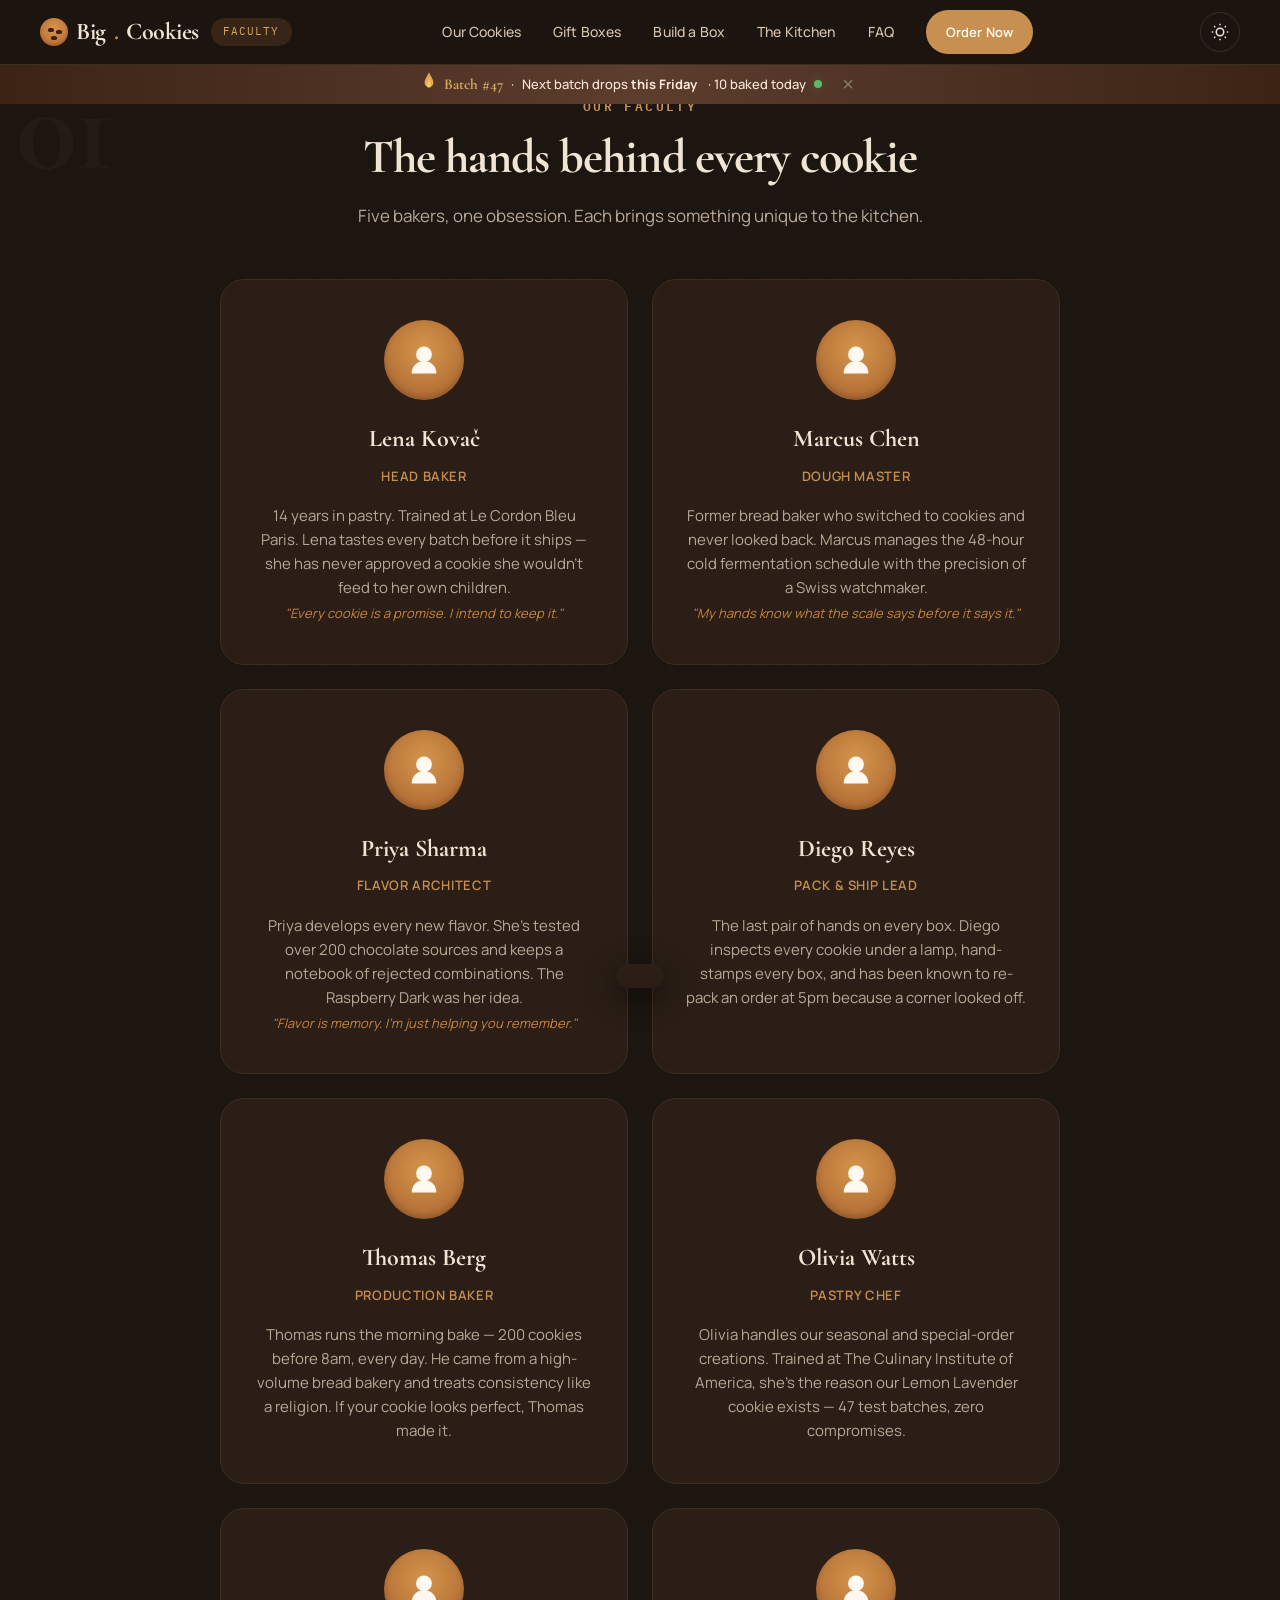
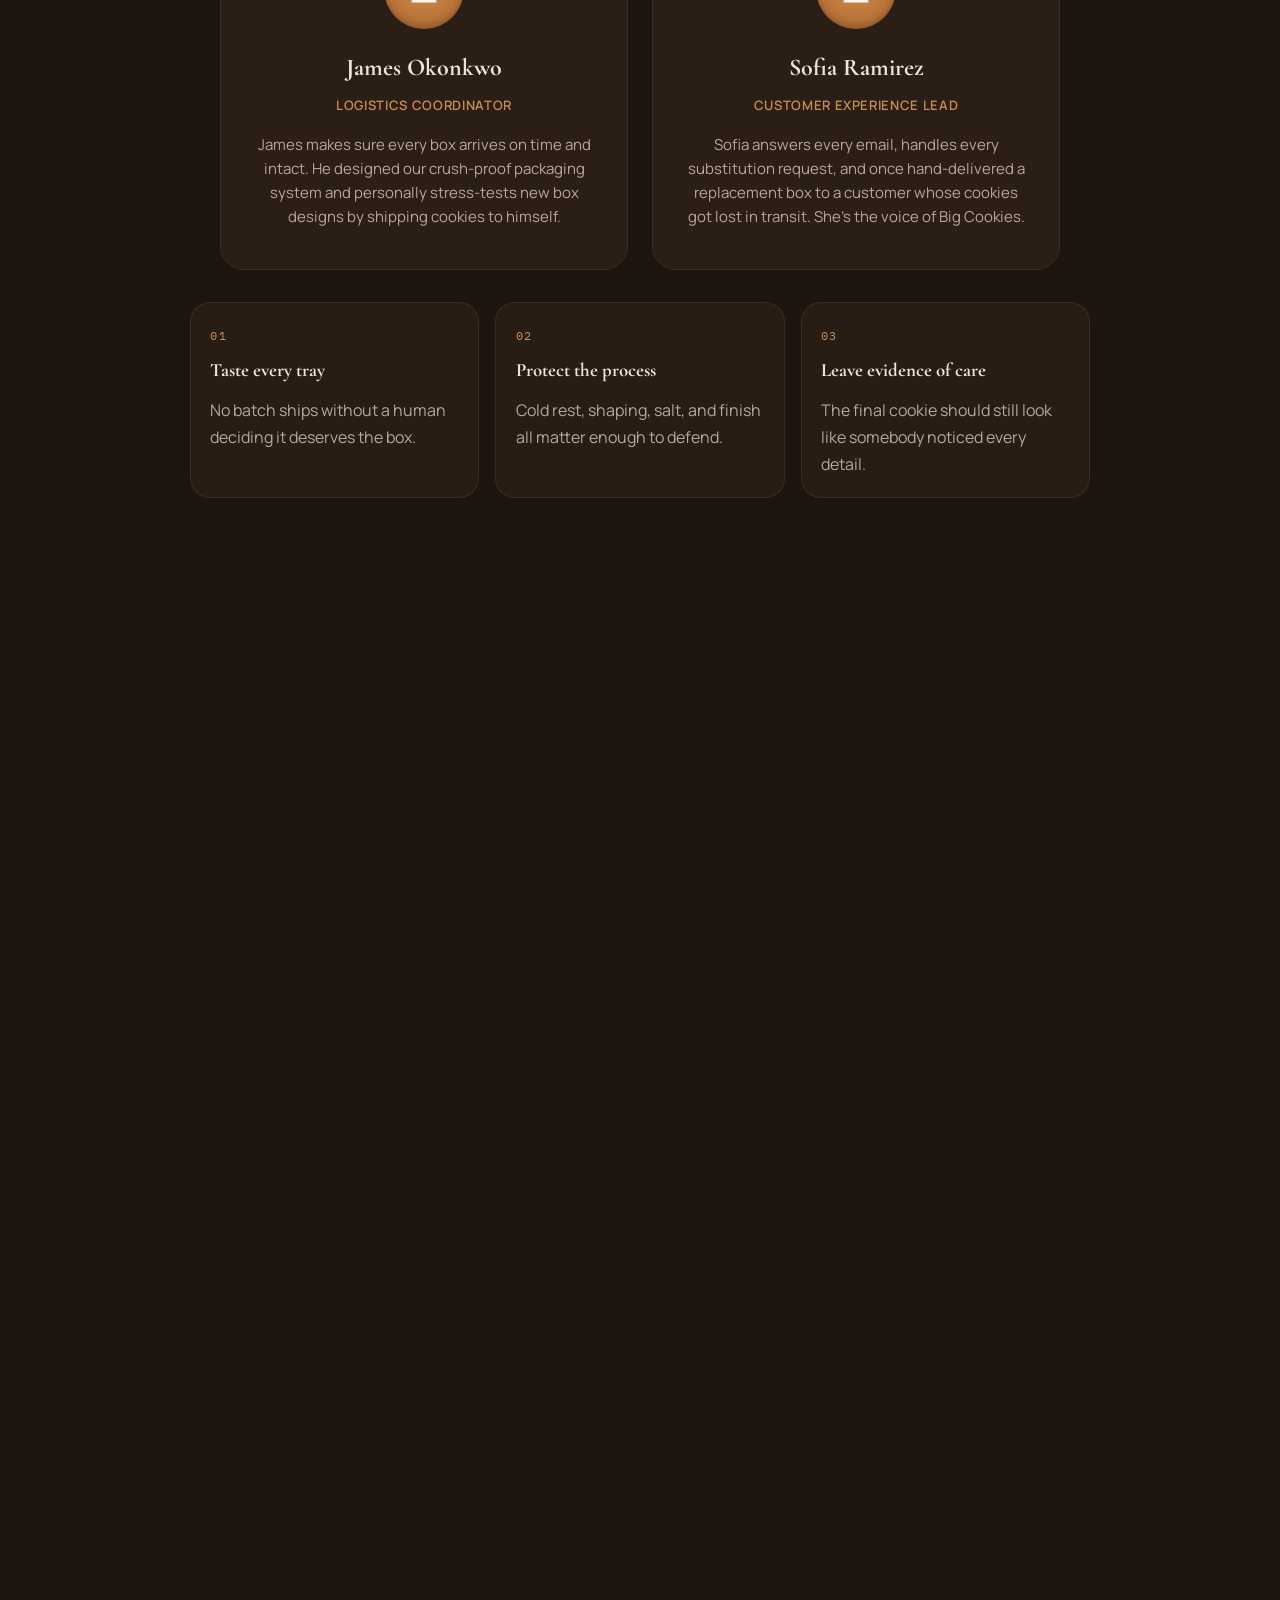
<file: faculty.html>
<!DOCTYPE html>
<html lang="en">
<head>
    <meta charset="UTF-8">
    <meta name="viewport" content="width=device-width, initial-scale=1.0">
    <title>Our Faculty — Big Cookies</title>
    <meta name="description" content="Meet the team behind Big Cookies. Eight bakers and staff, one obsession with perfect cookies.">
    <meta property="og:title" content="Our Faculty — Big Cookies">
    <meta property="og:description" content="Meet the team behind Big Cookies. Eight bakers and staff, one obsession with perfect cookies.">
    <meta property="og:type" content="website">
    <meta property="og:site_name" content="Big Cookies">
    <meta name="twitter:card" content="summary">
    <link rel="icon" type="image/svg+xml" href="favicon.svg">
    <link rel="manifest" href="manifest.json">
    <link rel="preconnect" href="https://fonts.googleapis.com">
    <link rel="preconnect" href="https://fonts.gstatic.com" crossorigin>
    <link rel="preload" href="https://fonts.googleapis.com/css2?family=Cormorant+Garamond:wght@600;700&family=IBM+Plex+Mono:wght@400;500&family=Manrope:wght@400;500;600;700&display=swap" as="style">

    <link href="https://fonts.googleapis.com/css2?family=Cormorant+Garamond:wght@600;700&family=IBM+Plex+Mono:wght@400;500&family=Manrope:wght@400;500;600;700&display=swap" rel="stylesheet">
    <link rel="stylesheet" href="base.css">
    <link rel="stylesheet" href="components.css">
    <link rel="stylesheet" href="theme.css">
    <script>
    (function(){
        var t=localStorage.getItem('theme');
        if(t==='dark'||(!t&&window.matchMedia('(prefers-color-scheme:dark)').matches)){document.documentElement.setAttribute('data-theme','dark');}
    })();
    </script>
</head>
<body>
<div id="site-nav"></div>
<main id="main-content">
<section style="padding-top:6rem">
    <div class="section-inner">
        <div class="section-label text-center">Our Faculty</div>
        <h1 class="section-title text-center">The hands behind every cookie</h1>
        <p class="section-subtitle text-center mx-auto" style="max-width:600px">
            <span class="dhc" data-of="bakers">5</span> bakers, one obsession. Each brings something unique to the kitchen.
        </p>
        <div data-load="data/faculty.json" data-template="faculty-card" data-section="current" data-masonry style="display:grid;grid-template-columns:repeat(2,1fr);gap:1.5rem;margin-top:3rem;max-width:840px;margin-left:auto;margin-right:auto"></div>
        <div class="faculty-standards">
            <div class="faculty-standard">
                <span class="faculty-standard-index">01</span>
                <strong>Taste every tray</strong>
                <p>No batch ships without a human deciding it deserves the box.</p>
            </div>
            <div class="faculty-standard">
                <span class="faculty-standard-index">02</span>
                <strong>Protect the process</strong>
                <p>Cold rest, shaping, salt, and finish all matter enough to defend.</p>
            </div>
            <div class="faculty-standard">
                <span class="faculty-standard-index">03</span>
                <strong>Leave evidence of care</strong>
                <p>The final cookie should still look like somebody noticed every detail.</p>
            </div>
        </div>
    </div>
</section>
<section style="padding-top:2rem">
    <div class="section-inner">
        <div class="section-label text-center">Alumni</div>
        <h2 class="section-title text-center">Past Members</h2>
        <p class="section-subtitle text-center mx-auto" style="max-width:500px;margin-bottom:2rem">
            They moved on, but their fingerprints are still on every recipe.
        </p>
        <div data-load="data/faculty.json" data-template="faculty-card" data-section="past" style="display:grid;grid-template-columns:repeat(3,1fr);gap:1.25rem;max-width:750px;margin:0 auto"></div>
    </div>
</section>


<!-- INTERNSHIPS -->
<section style="padding-top:2rem">
    <div class="section-inner">
        <div class="section-label text-center">Join Us</div>
        <h2 class="section-title text-center">Internships</h2>
        <p class="section-subtitle text-center mx-auto" style="max-width:600px;margin-bottom:2rem">
            Every semester, we welcome two pastry students into our kitchen for a 12-week paid internship. You'll work every station and develop your own cookie flavor as a final project.
        </p>
        <div id="internships-content" style="max-width:650px;margin:0 auto">
            <div class="internship-card faculty-hiring-card" style="background:var(--paper);border-radius:1.25rem;padding:2rem;border:1px solid var(--gold);text-align:center">
                <div class="faculty-hiring-kicker">Hiring Brief / Fall 2026</div>
                <div style="display:grid;grid-template-columns:repeat(2,1fr);gap:1rem;text-align:left;margin-bottom:1.5rem">
                    <div class="internship-perk"><span class="internship-check">✓</span> 12 weeks, paid ($22/hr)</div>
                    <div class="internship-perk"><span class="internship-check">✓</span> Rotate through all 5 stations</div>
                    <div class="internship-perk"><span class="internship-check">✓</span> Develop your own cookie flavor</div>
                    <div class="internship-perk"><span class="internship-check">✓</span> Mentorship from Lena & Priya</div>
                    <div class="internship-perk"><span class="internship-check">✓</span> Letter of recommendation</div>
                    <div class="internship-perk"><span class="internship-check">✓</span> 30 hrs/week, flexible schedule</div>
                </div>
                <p style="font-size:0.9375rem;color:#6B5444;line-height:1.6;margin-bottom:1.25rem">
                    Applications for Fall 2026 are open until August 15. Email your résumé and a brief note about why you want to bake with us.
                </p>
                <div class="faculty-hiring-notes">
                    <span>Knife skills helpful</span>
                    <span>Morning shift stamina required</span>
                    <span>Curiosity counts more than polish</span>
                </div>
                <a href="mailto:hello@big-cookies.yaoyy.moe" class="btn btn-primary">Apply Now →</a>
            </div>
        </div>
    </div>
</section>

<section style="padding:4rem 2rem;text-align:center">
    <div class="section-inner">
        <h2 class="section-title">Want to join the faculty?</h2>
        <p class="section-subtitle mx-auto" style="margin-bottom:2rem">We're always looking for people who care more than they should.</p>
        <a href="mailto:hello@big-cookies.yaoyy.moe" class="btn btn-primary btn-large">Get in Touch</a>
    </div>
</section>
</main>
<div id="site-footer"></div>
<button class="back-to-top" id="backToTop" aria-label="Back to top">
    <svg width="44" height="44" viewBox="0 0 44 44">
        <circle cx="22" cy="22" r="20" fill="none" stroke="rgba(255,255,255,0.25)" stroke-width="2.5"/>
        <circle cx="22" cy="22" r="20" fill="none" stroke="#fff" stroke-width="2.5" stroke-dasharray="125.6" stroke-dashoffset="125.6" stroke-linecap="round" id="backToTopRing" transform="rotate(-90 22 22)"/>
        <path d="M22 14l-6 8h4v8h4v-8h4z" fill="#fff"/>
    </svg>
</button>
<div class="toast" id="toast"></div>
<script src="data-cache.js"></script>
<script src="url-helper.js"></script>
<script src="ui.js"></script>
<script src="nav.js"></script>
<script src="data-loader.js"></script>
<script src="app.js"></script>
</body>
</html>
</file>
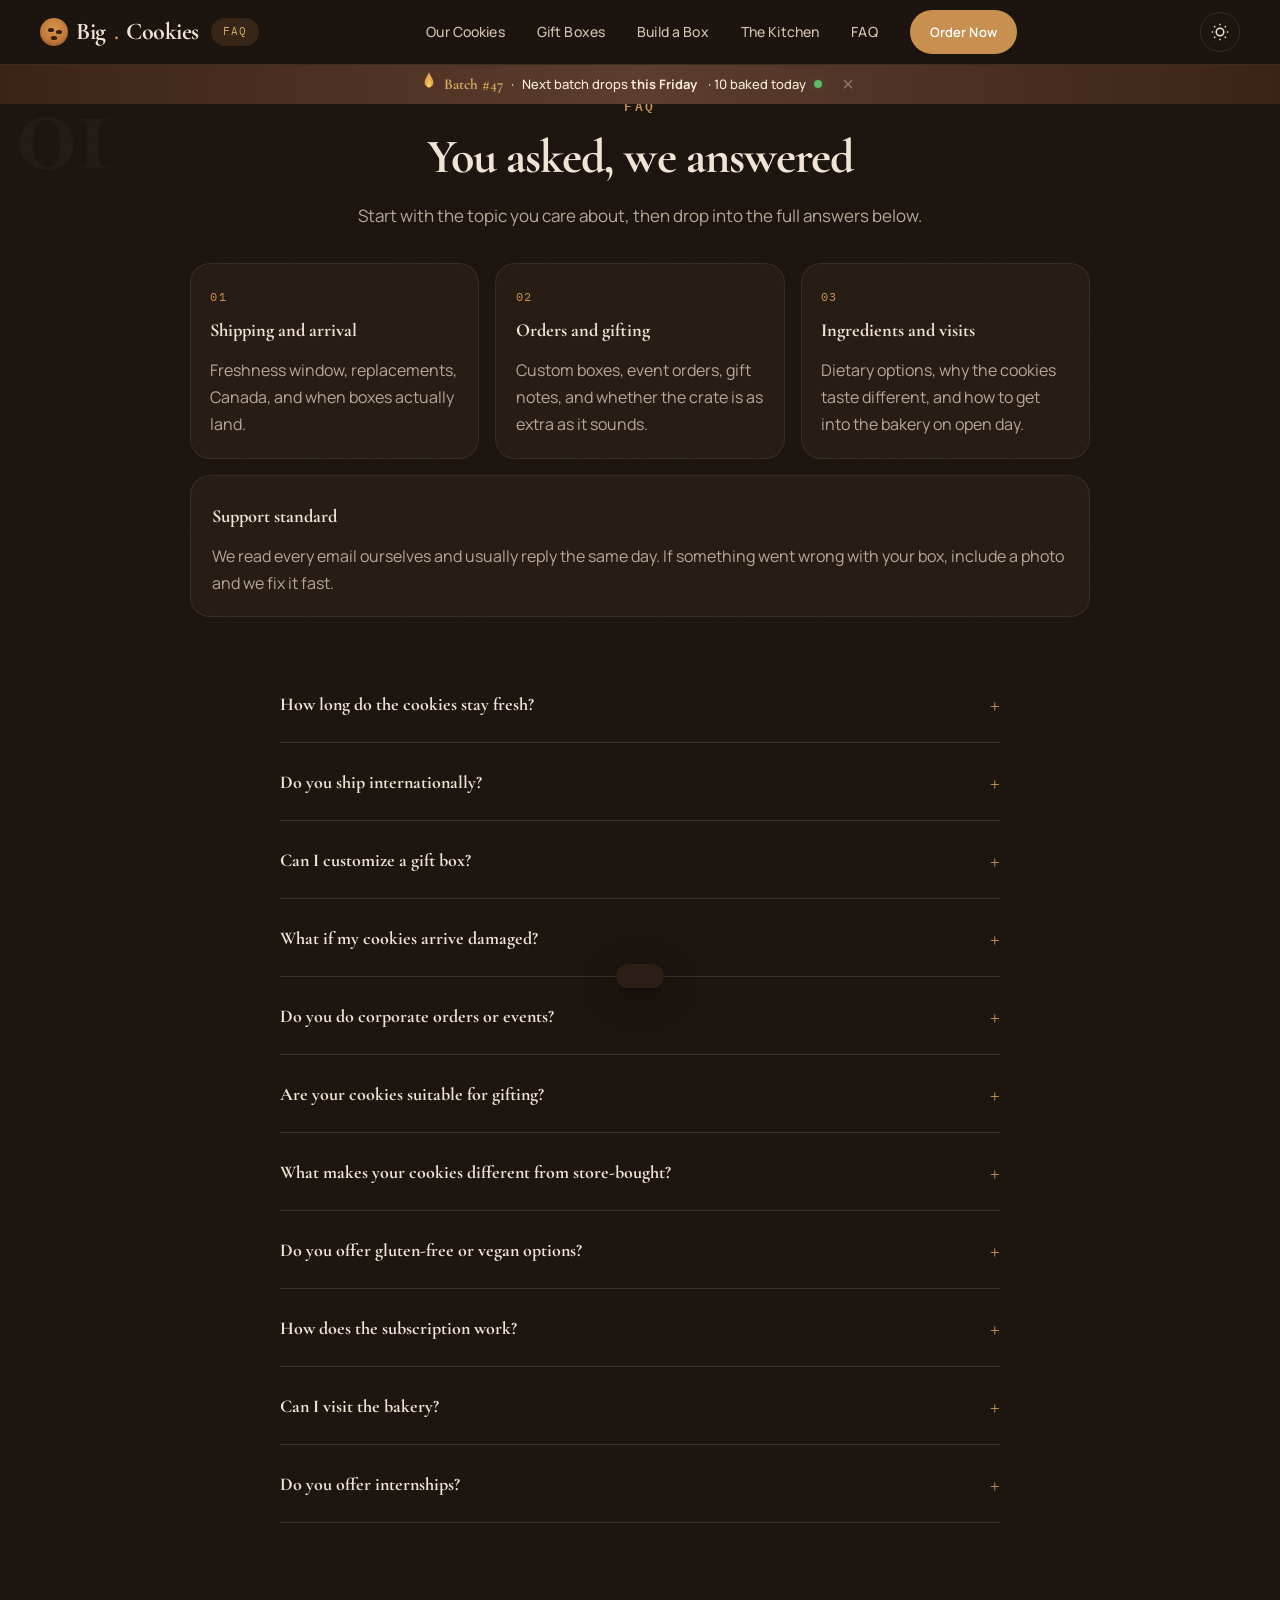
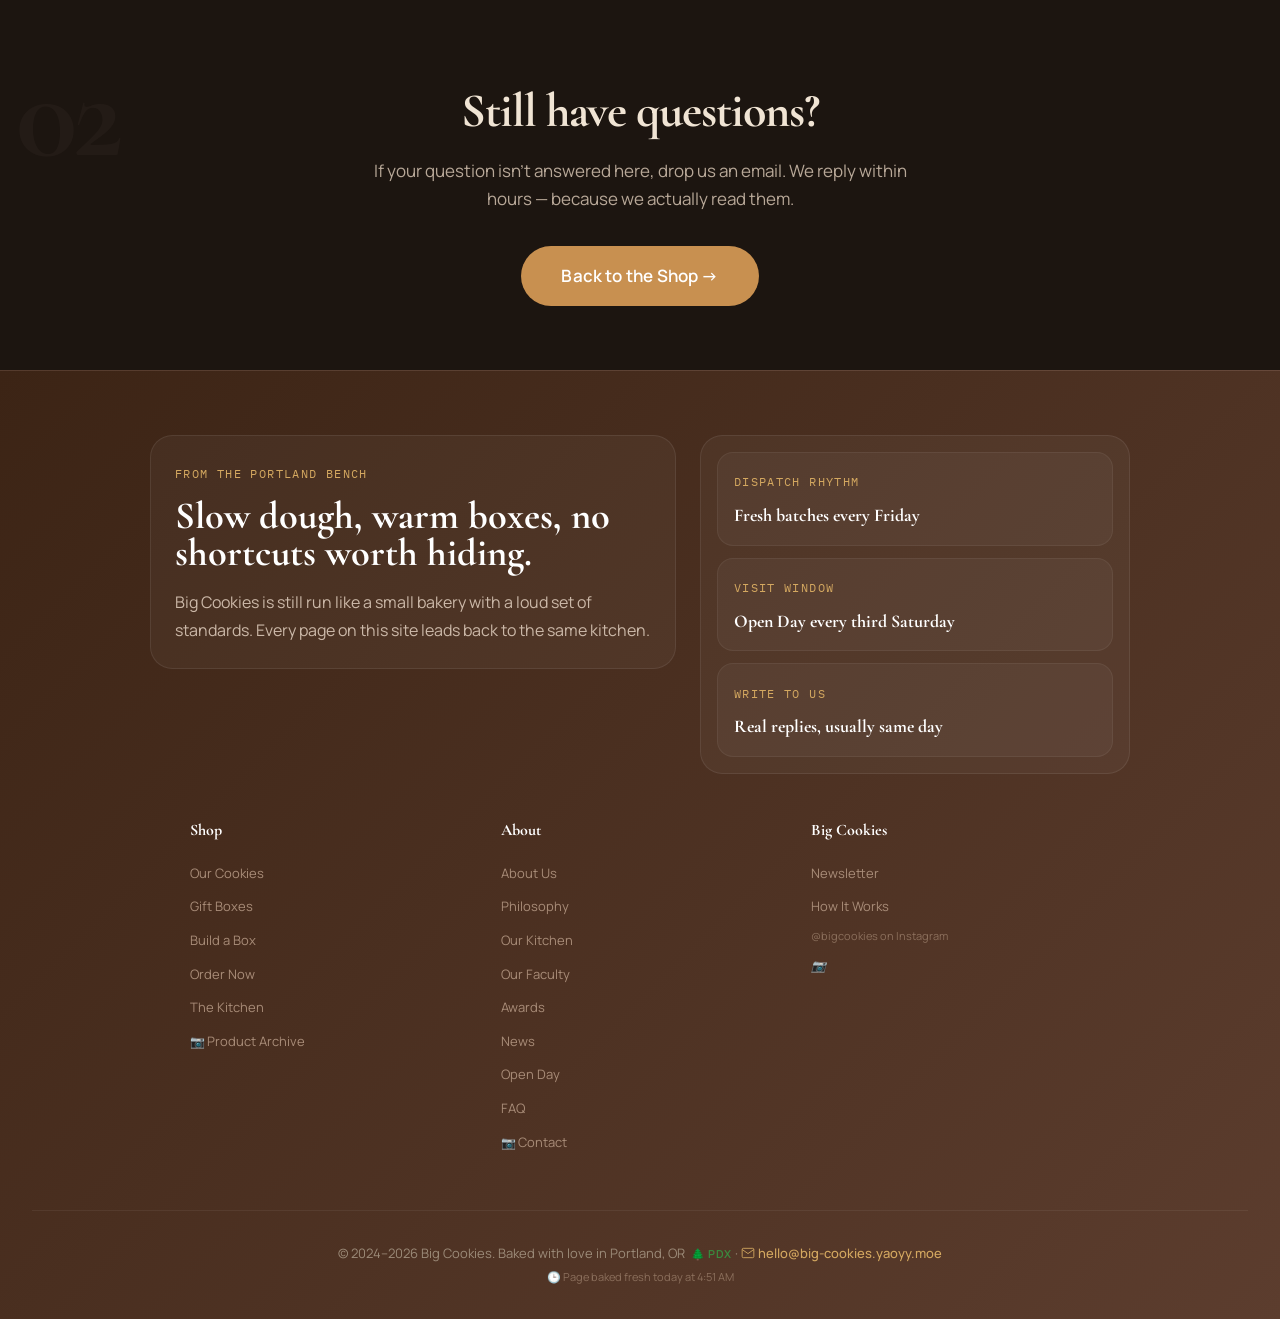
<file: faq.html>
<!DOCTYPE html>
<html lang="en">
<head>
    <meta charset="UTF-8">
    <meta name="viewport" content="width=device-width, initial-scale=1.0">
    <title>FAQ — Big Cookies</title>
    <meta name="description" content="Frequently asked questions about Big Cookies — shipping, freshness, custom orders, and more.">
    <meta property="og:title" content="FAQ — Big Cookies">
    <meta property="og:description" content="Everything you need to know about ordering from Big Cookies.">
    <meta property="og:type" content="website">
    <meta property="og:site_name" content="Big Cookies">
    <meta name="twitter:card" content="summary">
    <link rel="icon" type="image/svg+xml" href="favicon.svg">
    <link rel="manifest" href="manifest.json">
    <link rel="preconnect" href="https://fonts.googleapis.com">
    <link rel="preconnect" href="https://fonts.gstatic.com" crossorigin>
    <link rel="preload" href="https://fonts.googleapis.com/css2?family=Cormorant+Garamond:wght@600;700&family=IBM+Plex+Mono:wght@400;500&family=Manrope:wght@400;500;600;700&display=swap" as="style">

    <link href="https://fonts.googleapis.com/css2?family=Cormorant+Garamond:wght@600;700&family=IBM+Plex+Mono:wght@400;500&family=Manrope:wght@400;500;600;700&display=swap" rel="stylesheet">
    <link rel="stylesheet" href="base.css">
    <link rel="stylesheet" href="components.css">
    <link rel="stylesheet" href="theme.css">
    <script>
    // Prevent dark-mode flash — must run before first paint
    (function(){
        var t = localStorage.getItem('theme');
        if (t === 'dark' || (!t && window.matchMedia('(prefers-color-scheme: dark)').matches)) {
            document.documentElement.setAttribute('data-theme', 'dark');
        }
    })();
    </script>

</head>
<body>
<div id="site-nav"></div>
<main id="main-content">

<section id="faq" style="padding-top:6rem">
    <div class="section-inner">
        <div class="section-label text-center">FAQ</div>
        <h1 class="section-title text-center">You asked, we answered</h1>
        <p class="section-subtitle text-center mx-auto" style="max-width:620px">
            Start with the topic you care about, then drop into the full answers below.
        </p>
        <div class="faq-topic-board">
            <div class="faq-topic-card">
                <span class="faq-topic-index">01</span>
                <strong>Shipping and arrival</strong>
                <p>Freshness window, replacements, Canada, and when boxes actually land.</p>
            </div>
            <div class="faq-topic-card">
                <span class="faq-topic-index">02</span>
                <strong>Orders and gifting</strong>
                <p>Custom boxes, event orders, gift notes, and whether the crate is as extra as it sounds.</p>
            </div>
            <div class="faq-topic-card">
                <span class="faq-topic-index">03</span>
                <strong>Ingredients and visits</strong>
                <p>Dietary options, why the cookies taste different, and how to get into the bakery on open day.</p>
            </div>
        </div>
        <div class="faq-support-note">
            <strong>Support standard</strong>
            <p>We read every email ourselves and usually reply the same day. If something went wrong with your box, include a photo and we fix it fast.</p>
        </div>

        <div data-load="data/faq.json" data-template="faq-item" class="faq-list"></div>
    </div>
</section>


<section style="padding:4rem 2rem;text-align:center">
    <div class="section-inner">
        <h2 class="section-title">Still have questions?</h2>
        <p class="section-subtitle mx-auto" style="margin-bottom:2rem">
            If your question isn't answered here, drop us an email.
            We reply within hours — because we actually read them.
        </p>
        <a href="./" class="btn btn-primary btn-large">Back to the Shop →</a>
    </div>
</section>

</main>
<div id="site-footer"></div>

<button class="back-to-top" id="backToTop" aria-label="Back to top">
    <svg width="44" height="44" viewBox="0 0 44 44">
        <circle cx="22" cy="22" r="20" fill="none" stroke="rgba(255,255,255,0.25)" stroke-width="2.5"/>
        <circle cx="22" cy="22" r="20" fill="none" stroke="#fff" stroke-width="2.5" stroke-dasharray="125.6" stroke-dashoffset="125.6" stroke-linecap="round" id="backToTopRing" transform="rotate(-90 22 22)"/>
        <path d="M22 14l-6 8h4v8h4v-8h4z" fill="#fff"/>
    </svg>
</button>
<div class="toast" id="toast"></div>

<script src="data-cache.js"></script>
<script src="url-helper.js"></script>
<script src="ui.js"></script>
<script src="nav.js"></script>
<script src="data-loader.js"></script>
<script src="app.js"></script>
</body>
</html>
</file>
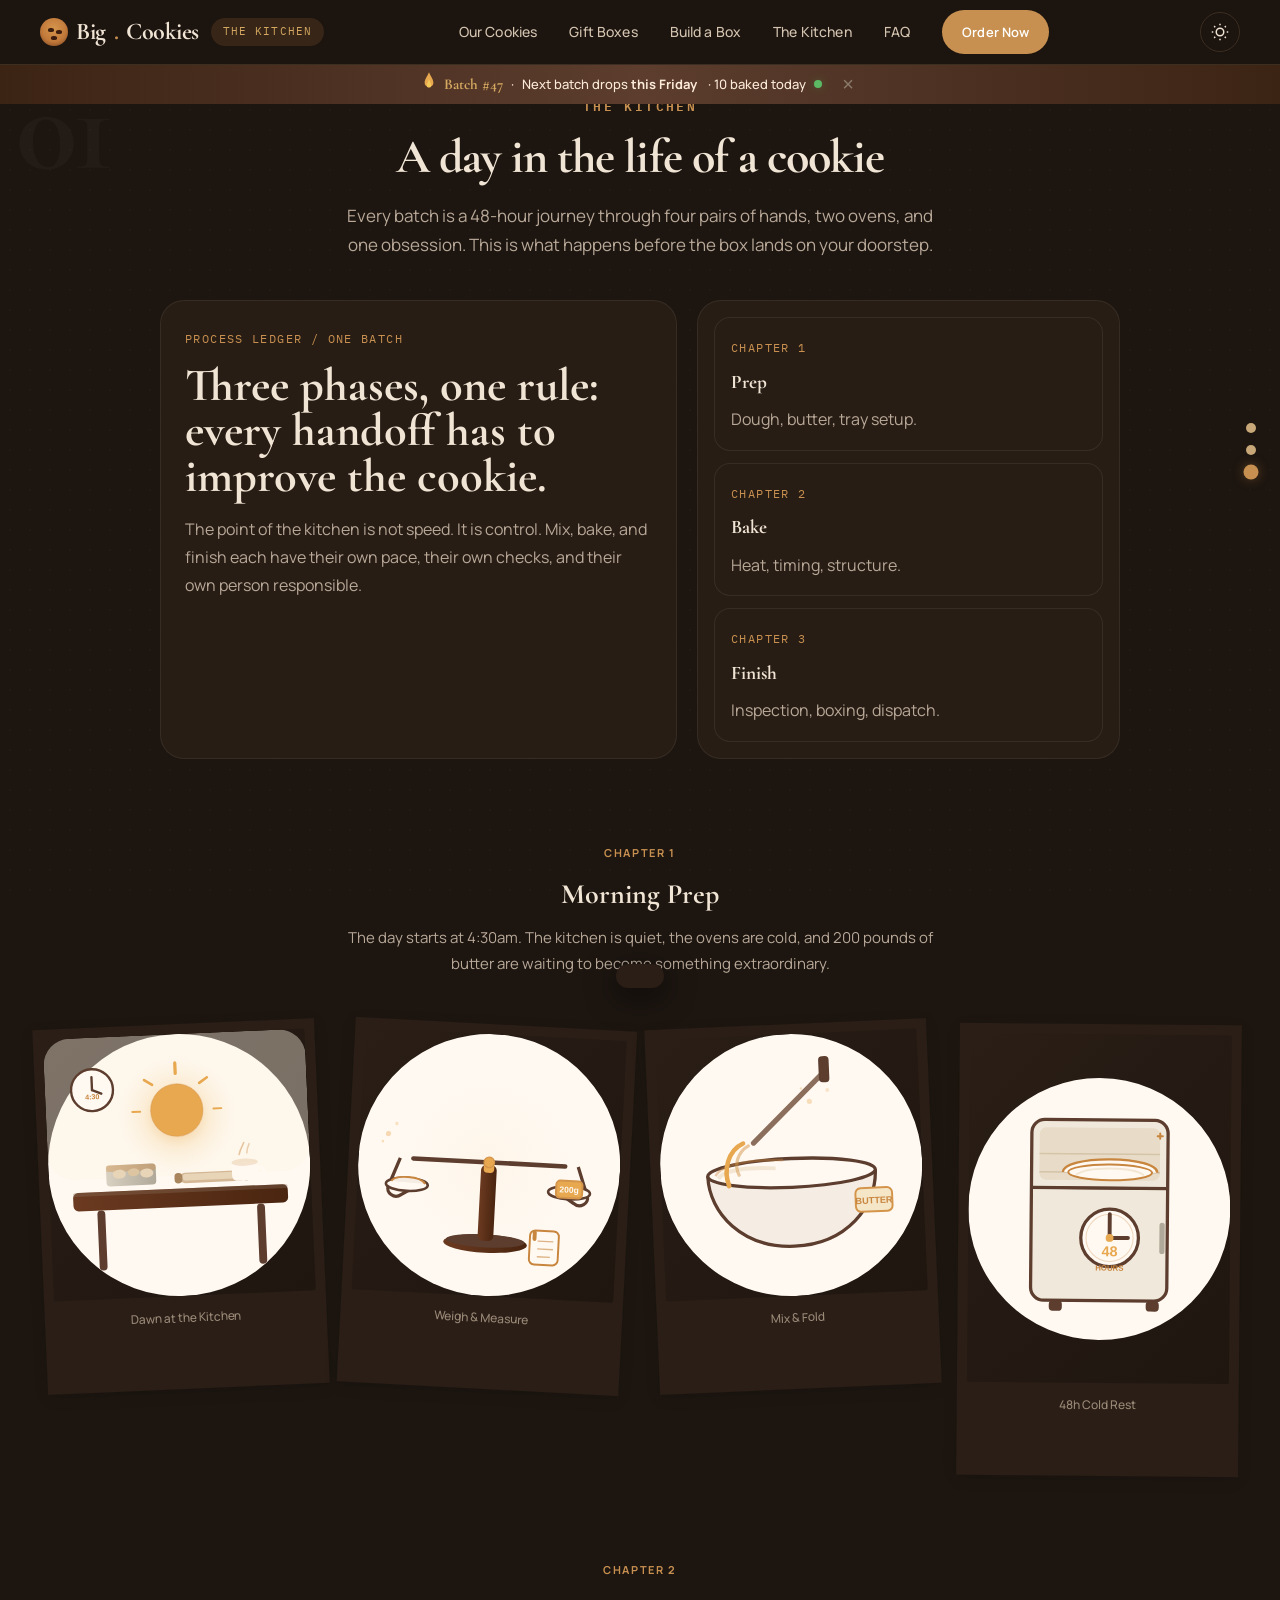
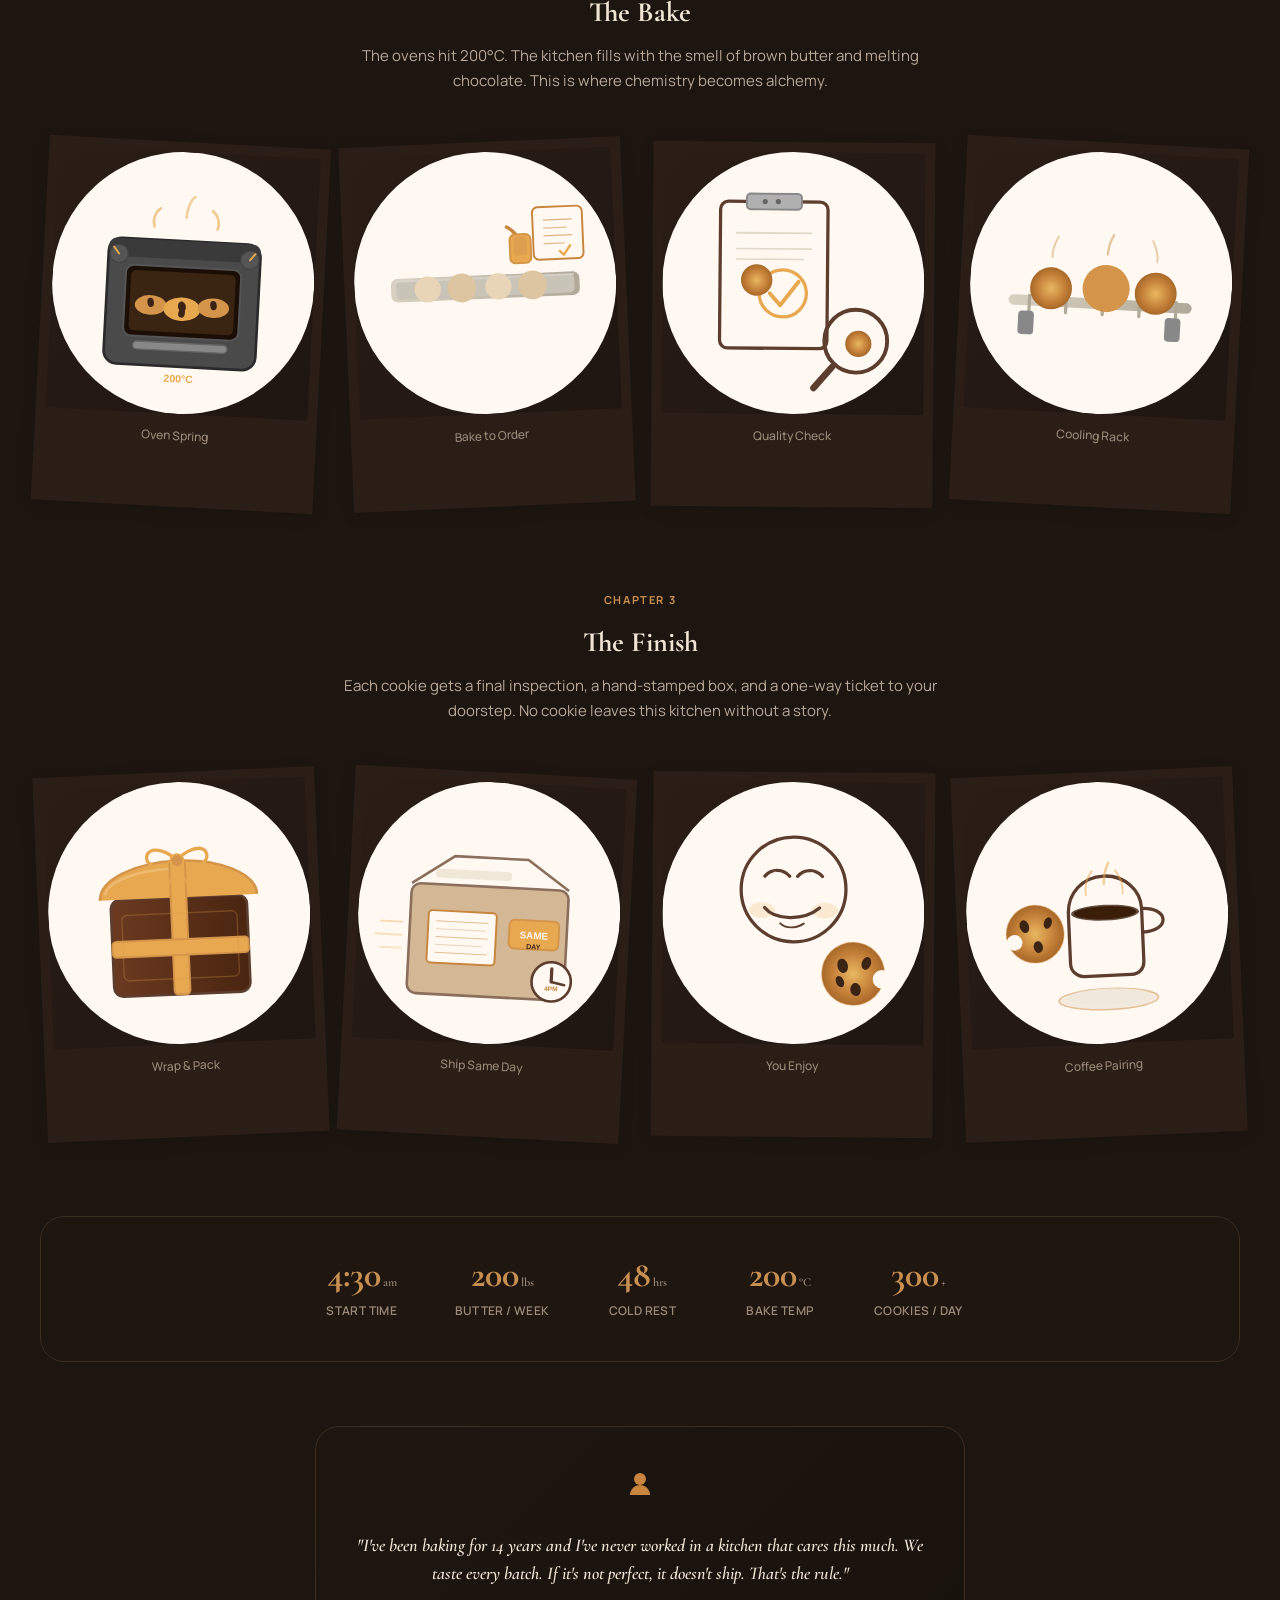
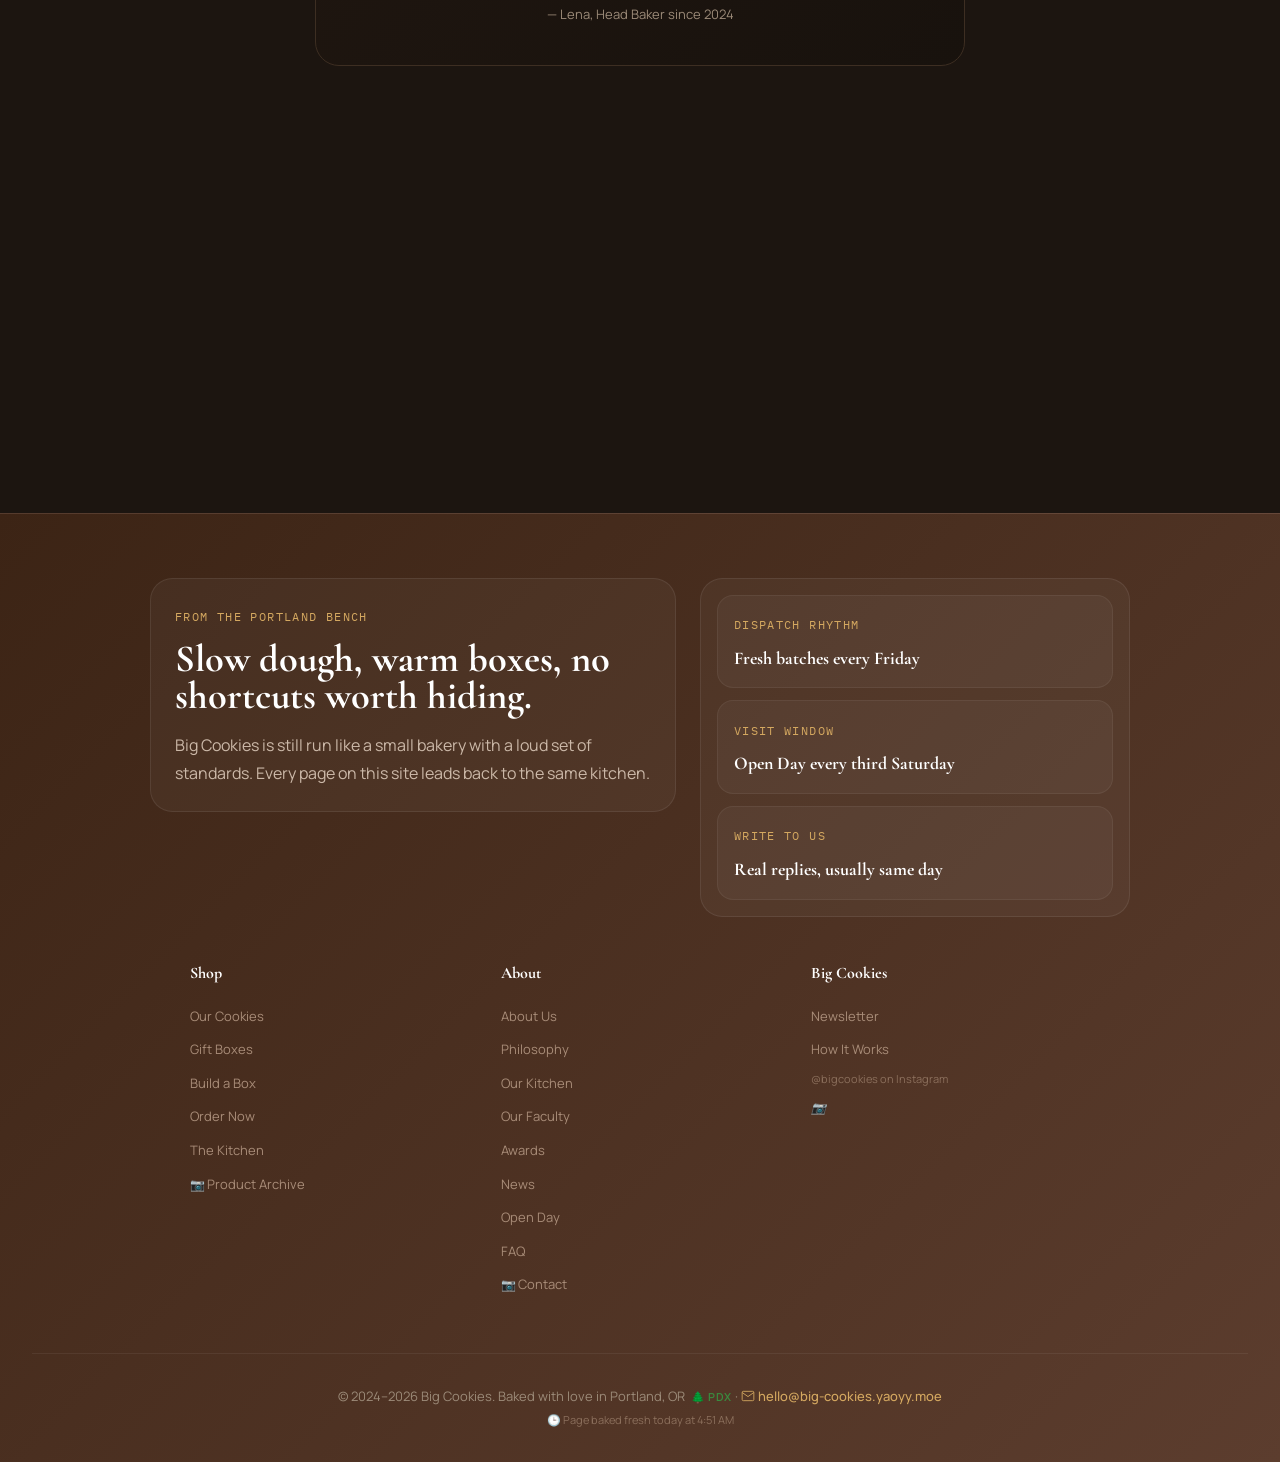
<file: kitchen.html>
<!DOCTYPE html>
<html lang="en">
<head>
    <meta charset="UTF-8">
    <meta name="viewport" content="width=device-width, initial-scale=1.0">
    <title>The Kitchen — Big Cookies</title>
    <meta name="description" content="A day in the life of a Big Cookie. 48 hours, four pairs of hands, two ovens, one obsession. See what happens before the box lands on your doorstep.">
    <meta property="og:title" content="The Kitchen — Big Cookies">
    <meta property="og:description" content="A day in the life of a Big Cookie. From 4:30am prep to same-day shipping.">
    <meta property="og:type" content="website">
    <meta property="og:site_name" content="Big Cookies">
    <meta name="twitter:card" content="summary">
    <link rel="icon" type="image/svg+xml" href="favicon.svg">
    <link rel="manifest" href="manifest.json">
    <link rel="preconnect" href="https://fonts.googleapis.com">
    <link rel="preconnect" href="https://fonts.gstatic.com" crossorigin>
    <link rel="preload" href="https://fonts.googleapis.com/css2?family=Cormorant+Garamond:wght@600;700&family=IBM+Plex+Mono:wght@400;500&family=Manrope:wght@400;500;600;700&display=swap" as="style">

    <link href="https://fonts.googleapis.com/css2?family=Cormorant+Garamond:wght@600;700&family=IBM+Plex+Mono:wght@400;500&family=Manrope:wght@400;500;600;700&display=swap" rel="stylesheet">
    <link rel="stylesheet" href="base.css">
    <link rel="stylesheet" href="components.css">
    <link rel="stylesheet" href="theme.css">
    <script>
    // Prevent dark-mode flash — must run before first paint
    (function(){
        var t = localStorage.getItem('theme');
        if (t === 'dark' || (!t && window.matchMedia('(prefers-color-scheme: dark)').matches)) {
            document.documentElement.setAttribute('data-theme', 'dark');
        }
    })();
    </script>

</head>
<body>
<div id="site-nav"></div>
<main id="main-content">

  <!-- KITCHEN STORY -->
<section id="gallery" style="padding-top:6rem">
    <div class="section-inner">
        <div class="section-label text-center">The Kitchen</div>
        <h1 class="section-title text-center">A day in the life of a cookie</h1>
        <p class="section-subtitle text-center mx-auto" style="max-width:600px">
            Every batch is a 48-hour journey through four pairs of hands, two ovens, and one obsession.  
            This is what happens before the box lands on your doorstep.
        </p>
        <div class="kitchen-overview-board">
            <div class="kitchen-overview-lead">
                <span class="kitchen-overview-kicker">Process Ledger / One Batch</span>
                <h2><span class="dhc" data-of="kitchen-chapters">3</span> phases, one rule: every handoff has to improve the cookie.</h2>
                <p>The point of the kitchen is not speed. It is control. Mix, bake, and finish each have their own pace, their own checks, and their own person responsible.</p>
            </div>
            <div class="kitchen-overview-steps">
                <a href="#chapter-prep" class="kitchen-overview-step">
                    <span>Chapter 1</span>
                    <strong>Prep</strong>
                    <p>Dough, butter, tray setup.</p>
                </a>
                <a href="#chapter-bake" class="kitchen-overview-step">
                    <span>Chapter 2</span>
                    <strong>Bake</strong>
                    <p>Heat, timing, structure.</p>
                </a>
                <a href="#chapter-finish" class="kitchen-overview-step">
                    <span>Chapter 3</span>
                    <strong>Finish</strong>
                    <p>Inspection, boxing, dispatch.</p>
                </a>
            </div>
        </div>

        <!-- Chapter 1: Morning Prep -->
        <div class="kitchen-chapter" id="chapter-prep" style="opacity:0">
            <div class="chapter-header">
                <span class="chapter-num">Chapter 1</span>
                <h3 class="chapter-title">Morning Prep</h3>
                <p class="chapter-desc">The day starts at 4:30am. The kitchen is quiet, the ovens are cold, and 200 pounds of butter are waiting to become something extraordinary.</p>
            </div>
            <div class="gallery-wall" data-load="data/kitchen-stories.json" data-template="kitchen-card" data-section="chapter1"></div>
        </div>

        <!-- Chapter 2: The Bake -->
        <div class="kitchen-chapter" id="chapter-bake" style="opacity:0">
            <div class="chapter-header">
                <span class="chapter-num">Chapter 2</span>
                <h3 class="chapter-title">The Bake</h3>
                <p class="chapter-desc">The ovens hit 200°C. The kitchen fills with the smell of brown butter and melting chocolate. This is where chemistry becomes alchemy.</p>
            </div>
            <div class="gallery-wall" data-load="data/kitchen-stories.json" data-template="kitchen-card" data-section="chapter2"></div>
        </div>

        <!-- Chapter 3: The Finish -->
        <div class="kitchen-chapter" id="chapter-finish" style="opacity:0">
            <div class="chapter-header">
                <span class="chapter-num">Chapter 3</span>
                <h3 class="chapter-title">The Finish</h3>
                <p class="chapter-desc">Each cookie gets a final inspection, a hand-stamped box, and a one-way ticket to your doorstep. No cookie leaves this kitchen without a story.</p>
            </div>
            <div class="gallery-wall" data-load="data/kitchen-stories.json" data-template="kitchen-card" data-section="chapter3"></div>
        </div>

        <!-- Kitchen Stats -->
        <div class="kitchen-stats" style="opacity:0">
            <div class="kitchen-stat">
                <span class="stat-num">4:30<span class="stat-unit">am</span></span>
                <span class="stat-label">Start Time</span>
            </div>
            <div class="kitchen-stat">
                <span class="stat-num">200<span class="stat-unit">lbs</span></span>
                <span class="stat-label">Butter / Week</span>
            </div>
            <div class="kitchen-stat">
                <span class="stat-num">48<span class="stat-unit">hrs</span></span>
                <span class="stat-label">Cold Rest</span>
            </div>
            <div class="kitchen-stat">
                <span class="stat-num">200<span class="stat-unit">°C</span></span>
                <span class="stat-label">Bake Temp</span>
            </div>
            <div class="kitchen-stat">
                <span class="stat-num">300<span class="stat-unit">+</span></span>
                <span class="stat-label">Cookies / Day</span>
            </div>
        </div>

        <!-- Baker's Note -->
        <div class="bakers-note" style="opacity:0">
            <div class="bakers-note-avatar" aria-hidden="true">
                <svg width="32" height="32" viewBox="0 0 32 32"><circle cx="16" cy="12" r="6" fill="#C8853E"/><path d="M6 28c0-6 5-10 10-10s10 4 10 10" fill="#C8853E"/></svg>
            </div>
            <blockquote>
                "I've been baking for 14 years and I've never worked in a kitchen that cares this much.  
                We taste every batch. If it's not perfect, it doesn't ship. That's the rule."
            </blockquote>
            <cite>— Lena, Head Baker since 2024</cite>
        </div>
    </div>
</section>


<!-- SHOP CTA -->
<section style="padding:4rem 2rem;text-align:center">
    <div class="section-inner">
        <h2 class="section-title">Ready to taste the story?</h2>
        <p class="section-subtitle mx-auto" style="margin-bottom:2rem">
            Every photo on this page is a real cookie that someone is eating right now.
            You could be that someone.
        </p>
        <a href="./" class="btn btn-primary btn-large">Back to the Shop →</a>
    </div>
</section>

</main>
<div id="site-footer"></div>

<button class="back-to-top" id="backToTop" aria-label="Back to top">
    <svg width="44" height="44" viewBox="0 0 44 44">
        <circle cx="22" cy="22" r="20" fill="none" stroke="rgba(255,255,255,0.25)" stroke-width="2.5"/>
        <circle cx="22" cy="22" r="20" fill="none" stroke="#fff" stroke-width="2.5" stroke-dasharray="125.6" stroke-dashoffset="125.6" stroke-linecap="round" id="backToTopRing" transform="rotate(-90 22 22)"/>
        <path d="M22 14l-6 8h4v8h4v-8h4z" fill="#fff"/>
    </svg>
</button>
<div class="toast" id="toast" role="status" aria-live="polite"></div>

<script src="data-cache.js"></script>
<script src="url-helper.js"></script>
<script src="ui.js"></script>
<script src="nav.js"></script>
<script src="data-loader.js"></script>
<script src="app.js"></script>
<script>
// ── Kitchen story expand (inline, self-contained) ──
(function(){
  // Fetch the story data directly (same JSON loaded by data-loader)
  fetch('data/kitchen-stories.json',{cache:'no-cache'}).then(function(r){return r.json()}).then(function(data){
    // Flatten all chapters into a single id→story lookup
    var stories = {};
    for(var ch in data){
      data[ch].forEach(function(card){
        if(card.id && card.story) stories[card.id] = card;
      });
    }
    // Open story modal
    function openStory(card){
      var sid = card.getAttribute('data-story-id');
      if(!sid) return;
      var s = stories[sid];
      if(!s) return;
      var backdrop = document.createElement('div');
      backdrop.className = 'story-backdrop';
      var modal = document.createElement('div');
      modal.className = 'story-modal';
      modal.setAttribute('role','dialog');
      modal.setAttribute('aria-label',s.title);
      modal.innerHTML = '<button class="story-modal-close" aria-label="Close story">&times;</button><div class="story-modal-header"><img class="story-modal-icon" src="'+s.icon+'" alt="" aria-hidden="true"><div class="story-modal-header-text"><div class="story-modal-chapter">Chapter ' + (s.chapter || '') + '</div><h3>'+s.title+'</h3></div></div><div class="story-modal-body"><p>'+s.story+'</p></div>';
      document.body.appendChild(backdrop);
      document.body.appendChild(modal);
      document.body.style.overflow = 'hidden';
      function close(){
        backdrop.remove();modal.remove();document.body.style.overflow='';
        document.removeEventListener('keydown',onKey);
      }
      function onKey(e){if(e.key==='Escape')close();}
      backdrop.addEventListener('click',close);
      modal.querySelector('.story-modal-close').addEventListener('click',close);
      document.addEventListener('keydown',onKey);
      modal.querySelector('.story-modal-close').focus();
    }
    // Click delegation on document
    document.addEventListener('click',function(e){
      if(document.querySelector('.story-backdrop')) return;
      var card = e.target.closest('.polaroid');
      if(!card || !card.hasAttribute('data-story-id')) return;
      e.preventDefault();
      openStory(card);
    });
    document.addEventListener('keydown',function(e){
      if(e.key!=='Enter'&&e.key!==' ') return;
      if(document.querySelector('.story-backdrop')) return;
      var card = e.target.closest('.polaroid');
      if(!card || !card.hasAttribute('data-story-id')) return;
      e.preventDefault();
      openStory(card);
    });
  }).catch(function(e){console.warn('Kitchen stories load failed',e);});
})();
</script>
</body>
</html>
</file>
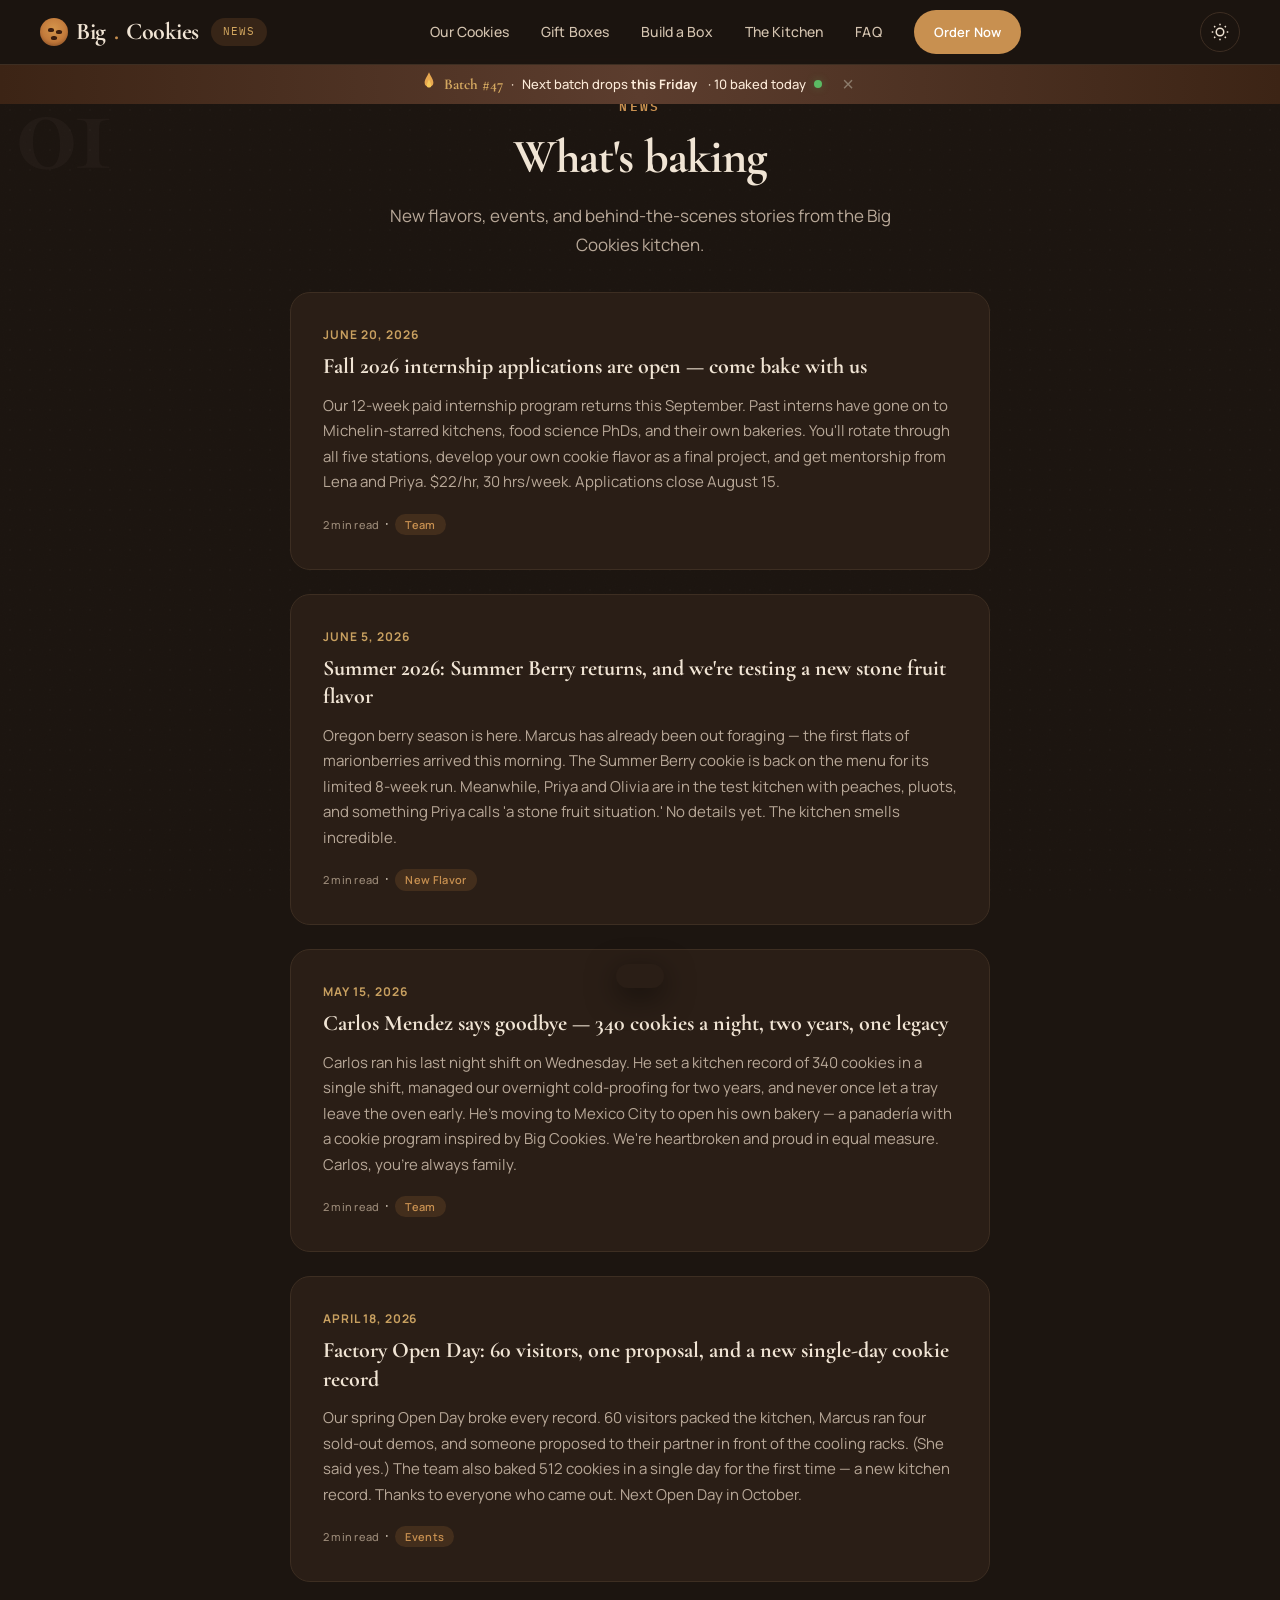
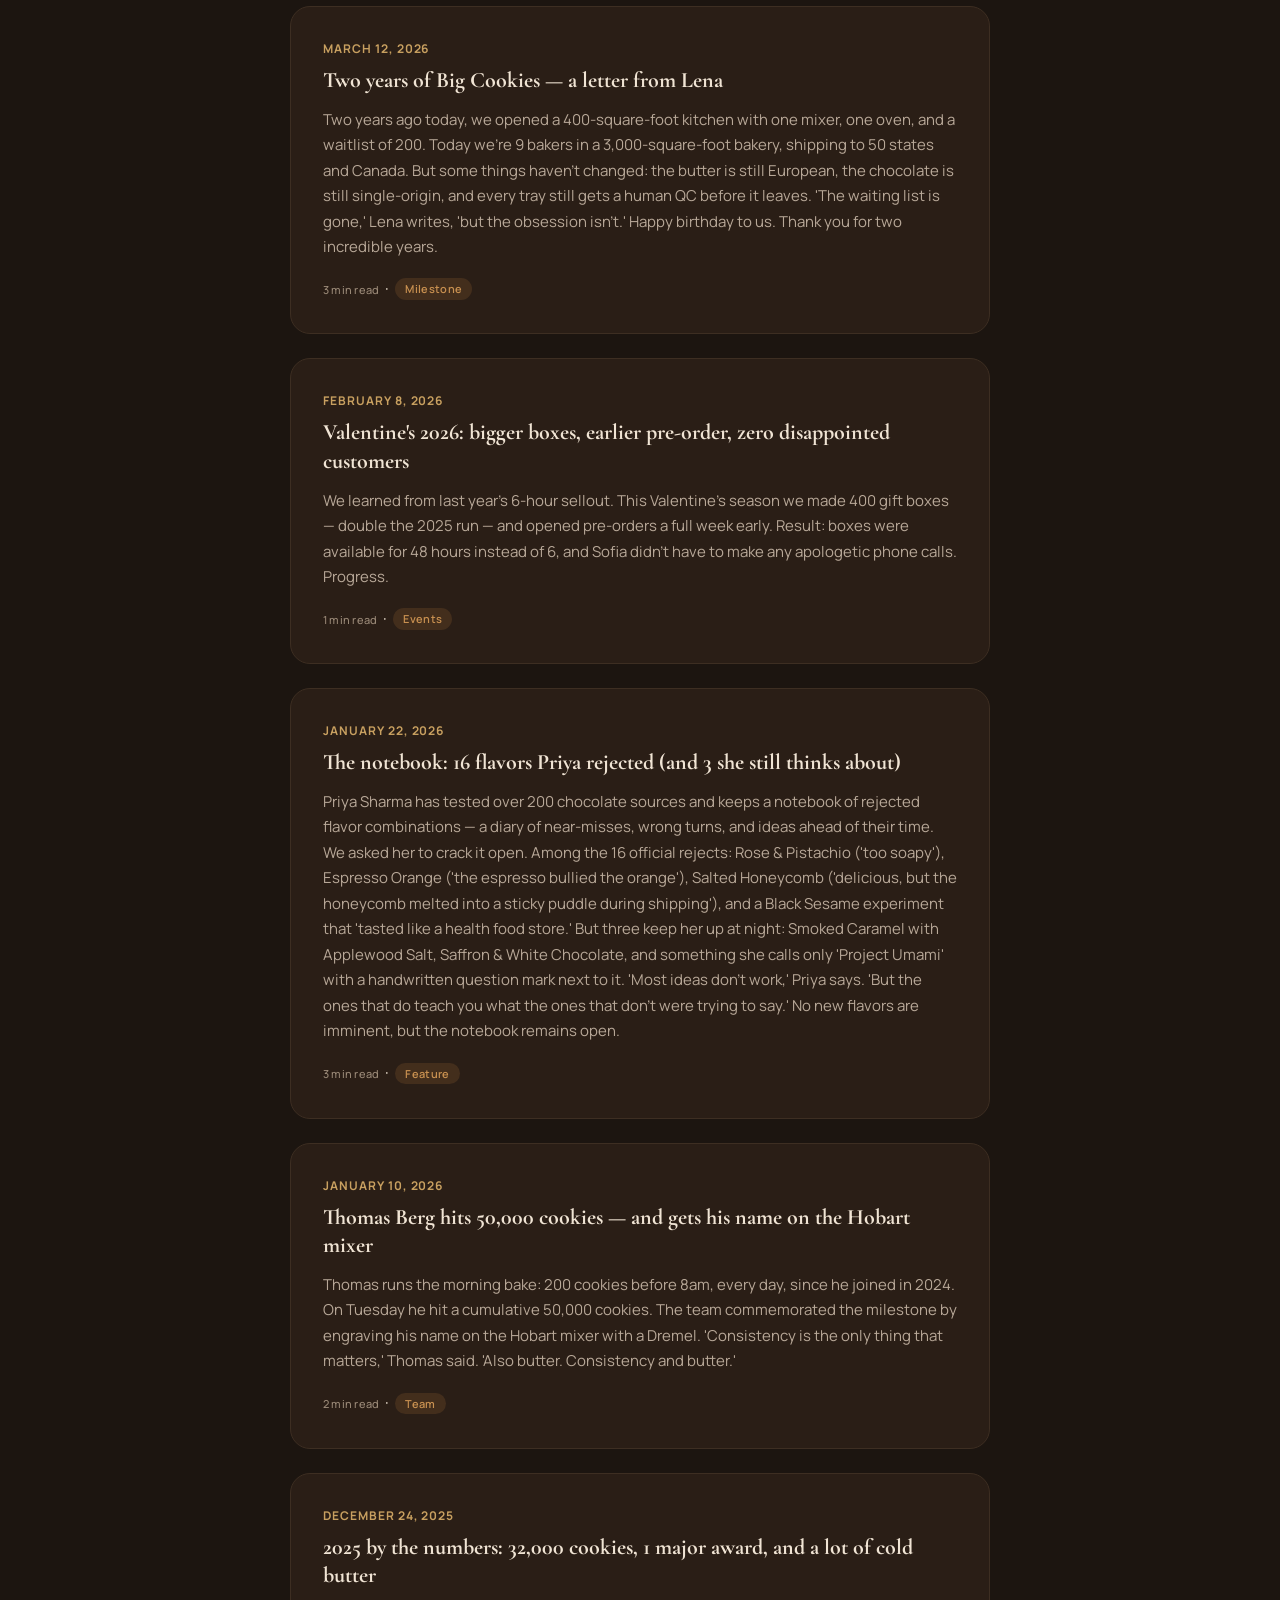
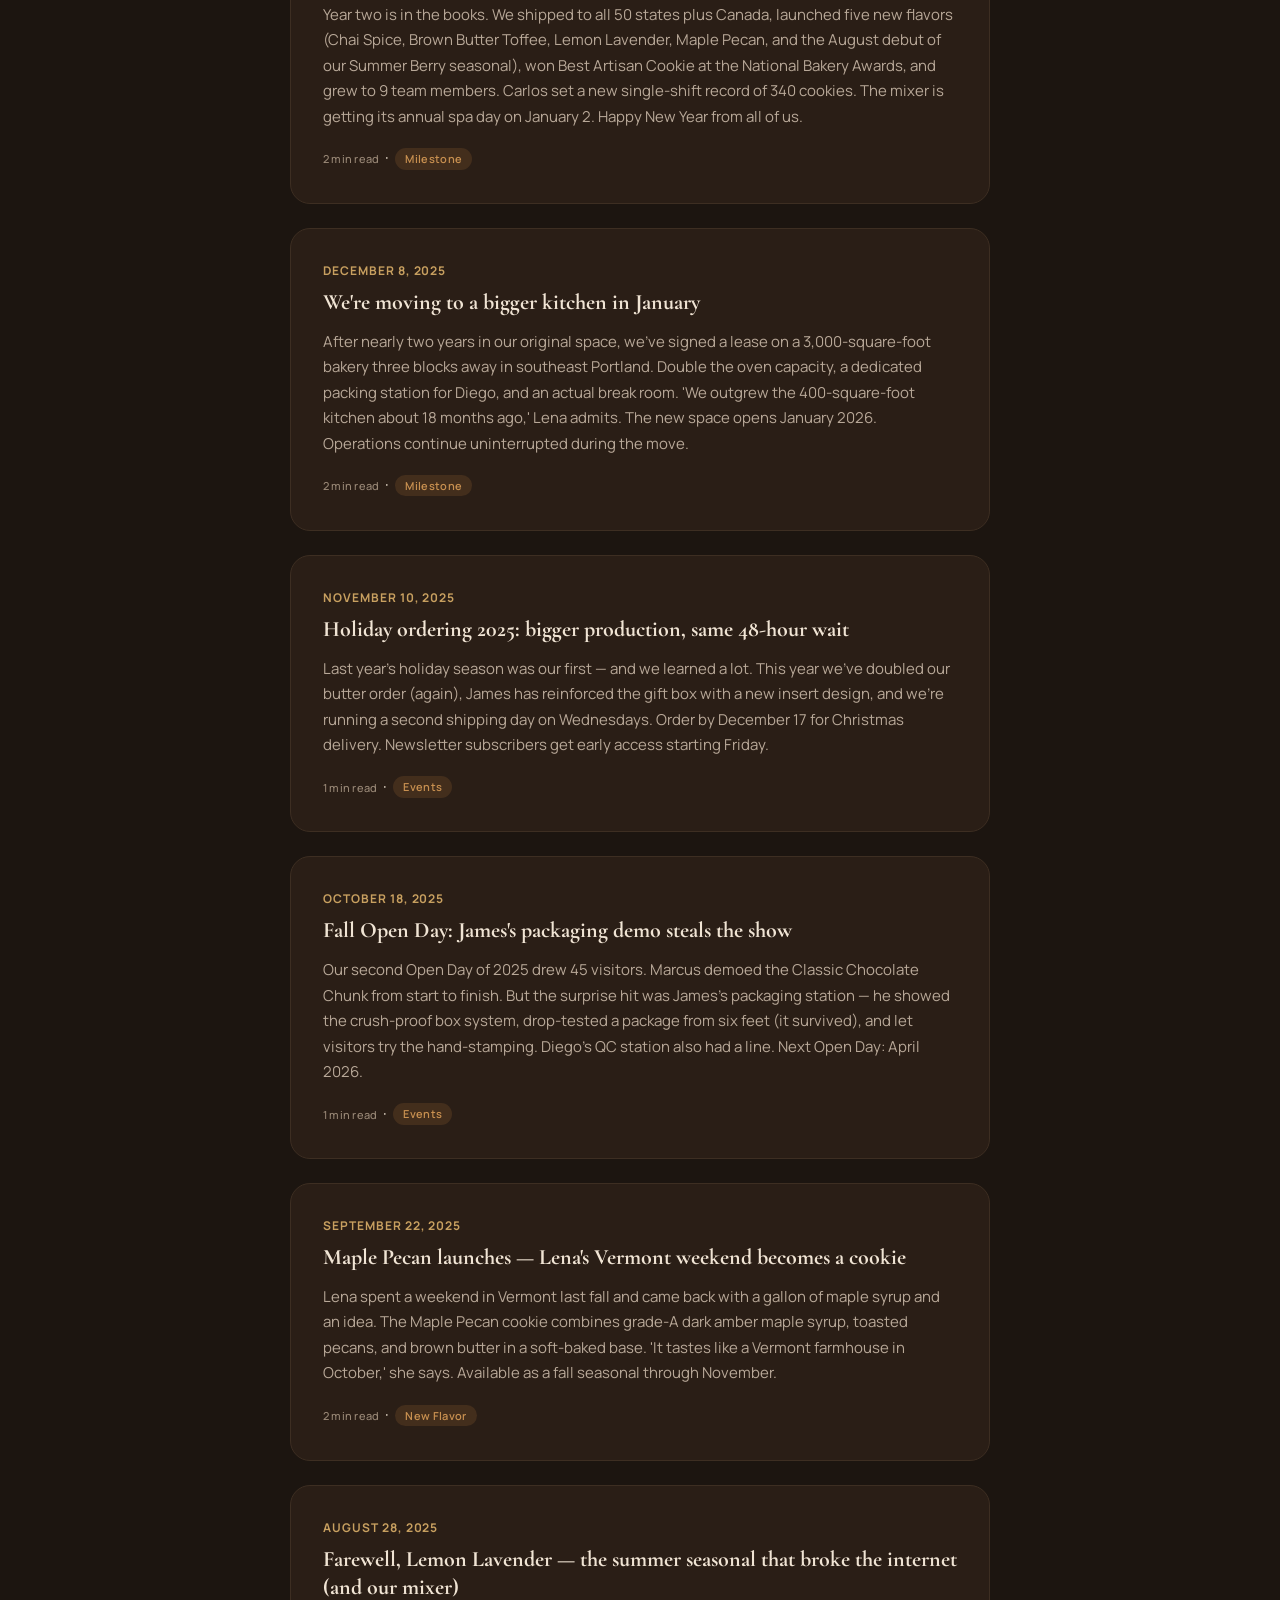
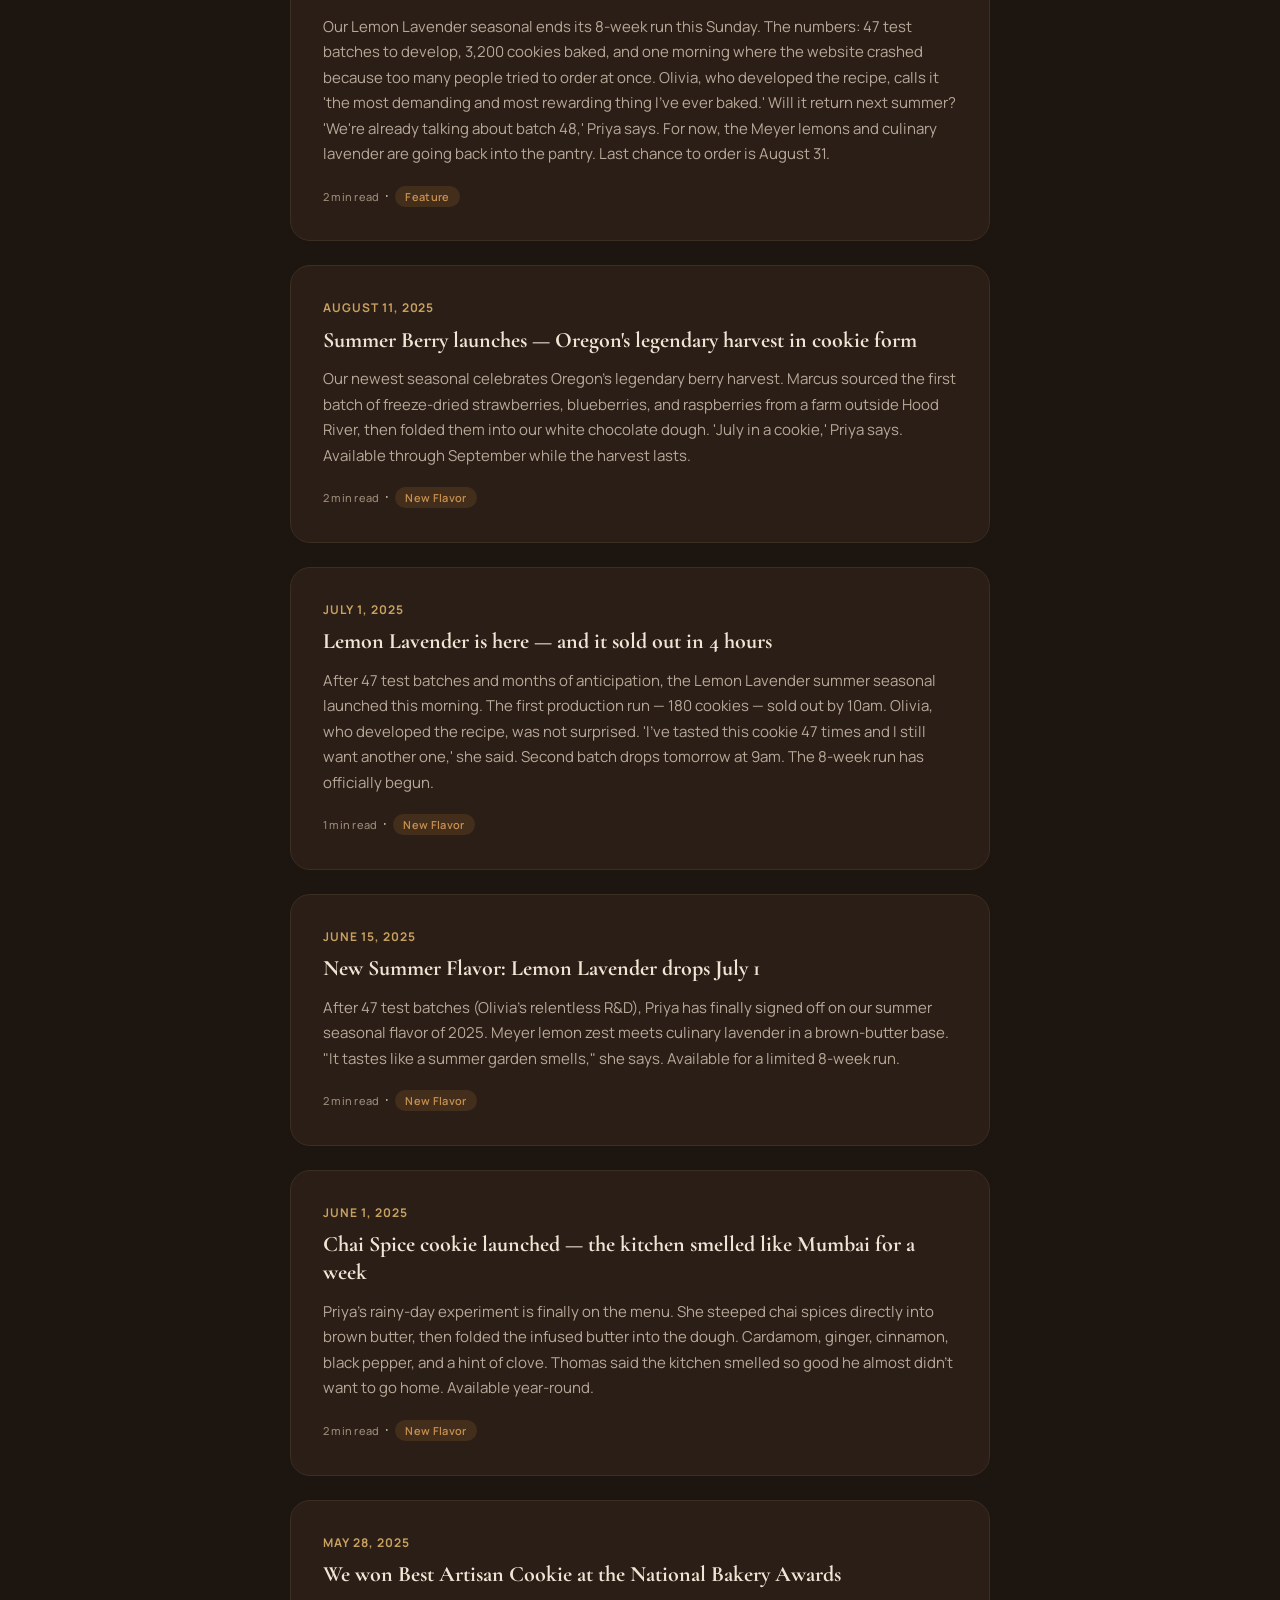
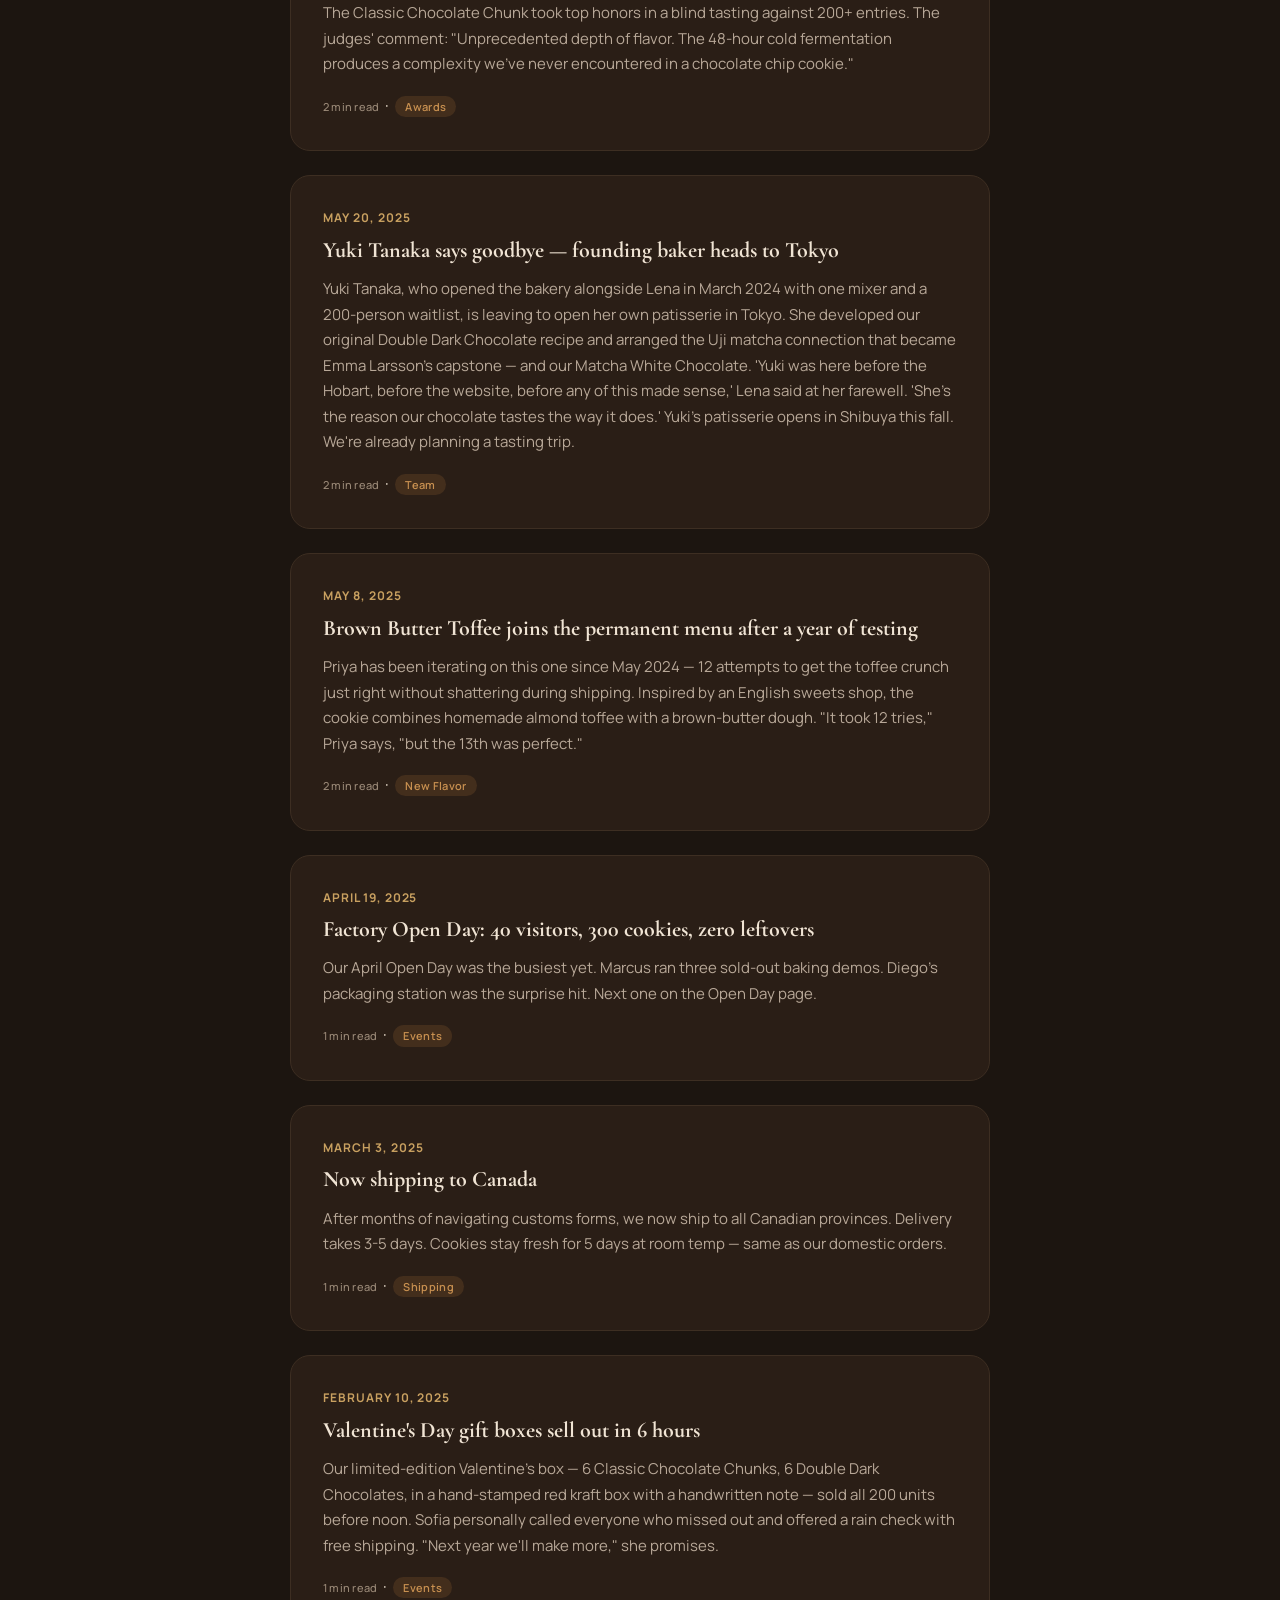
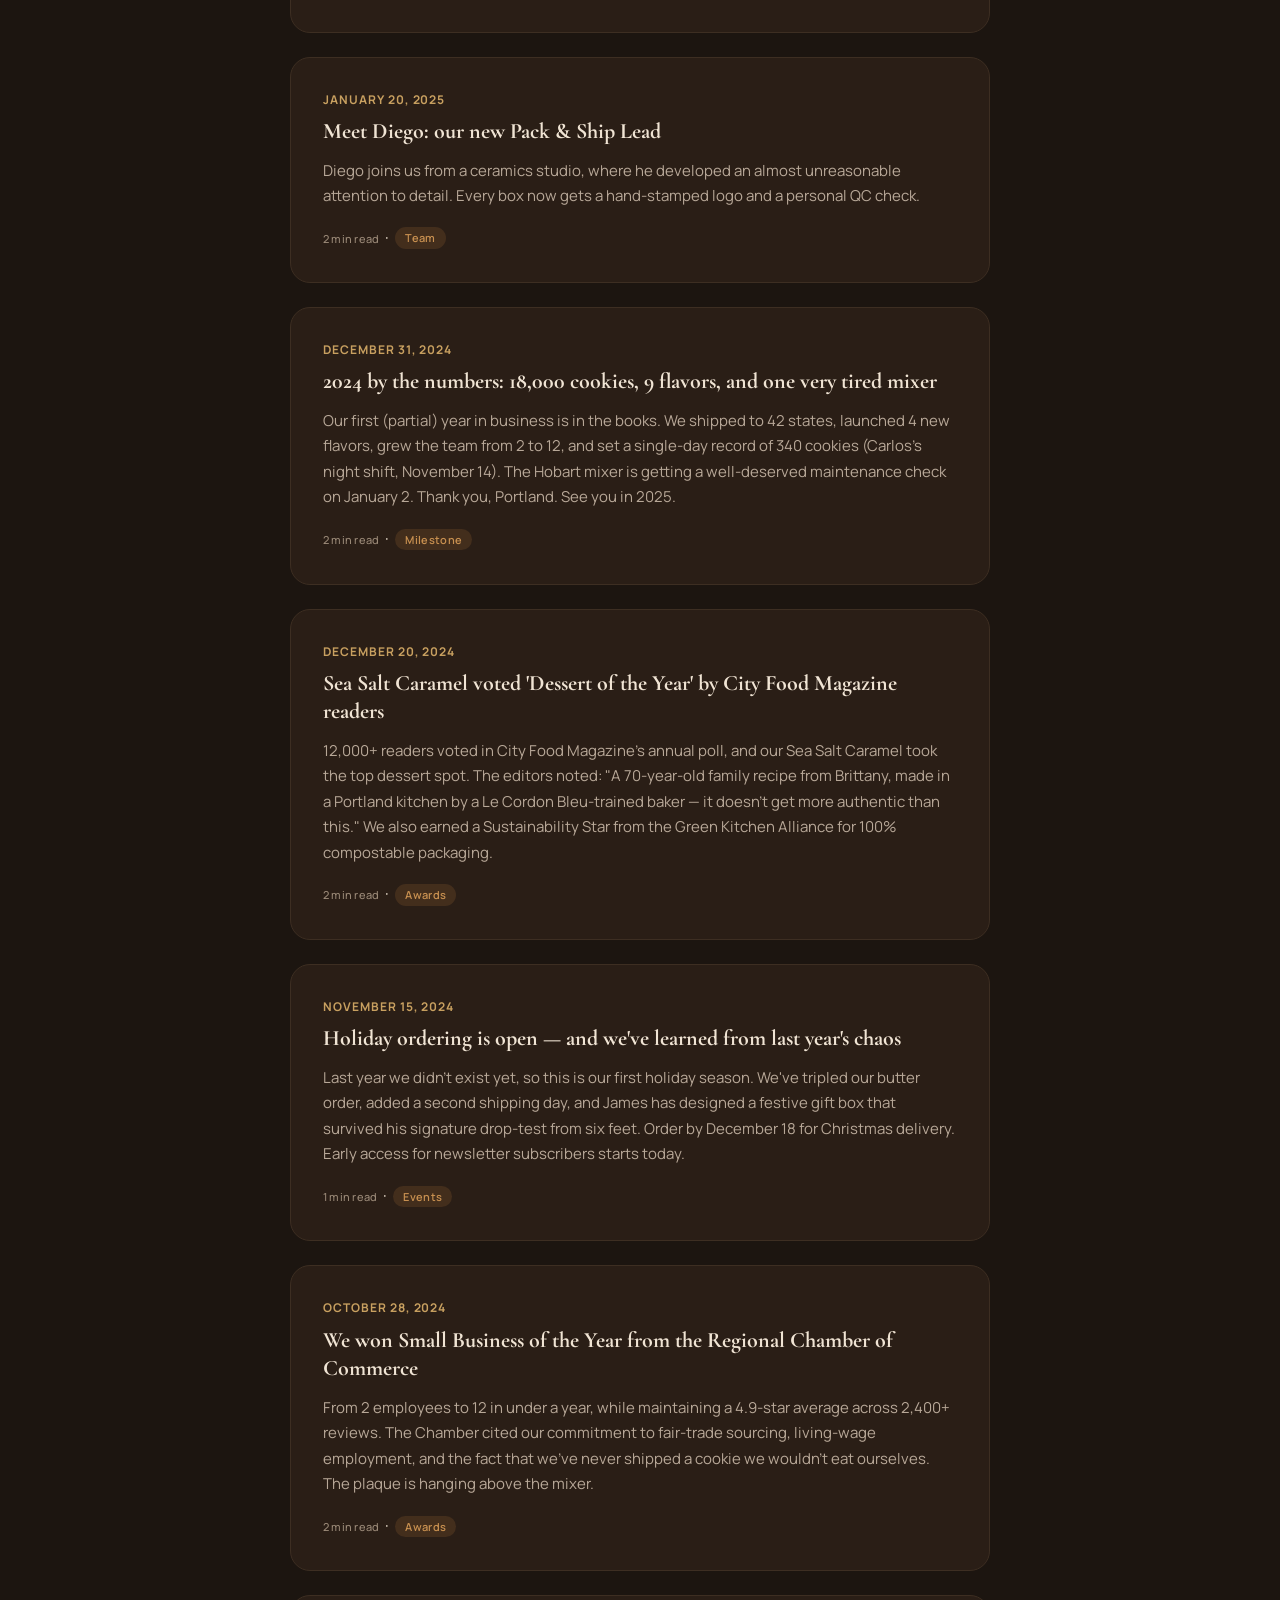
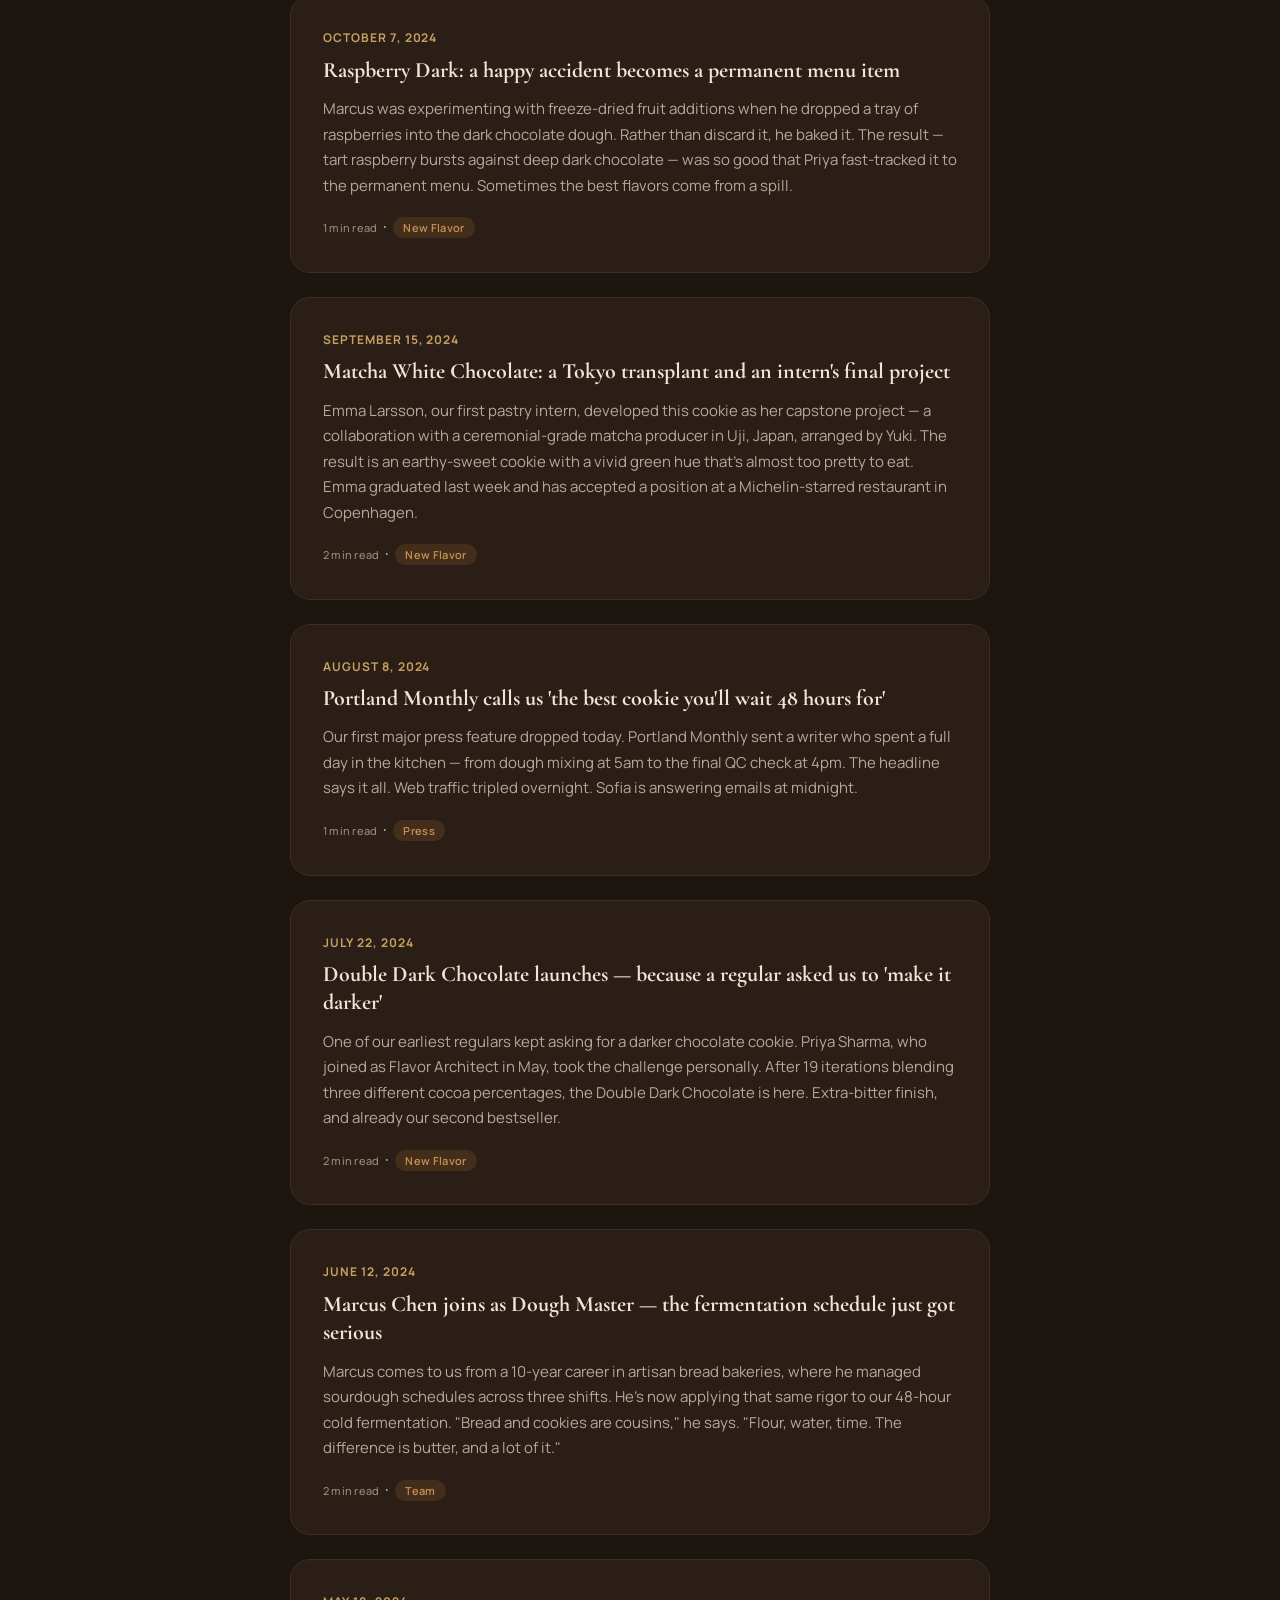
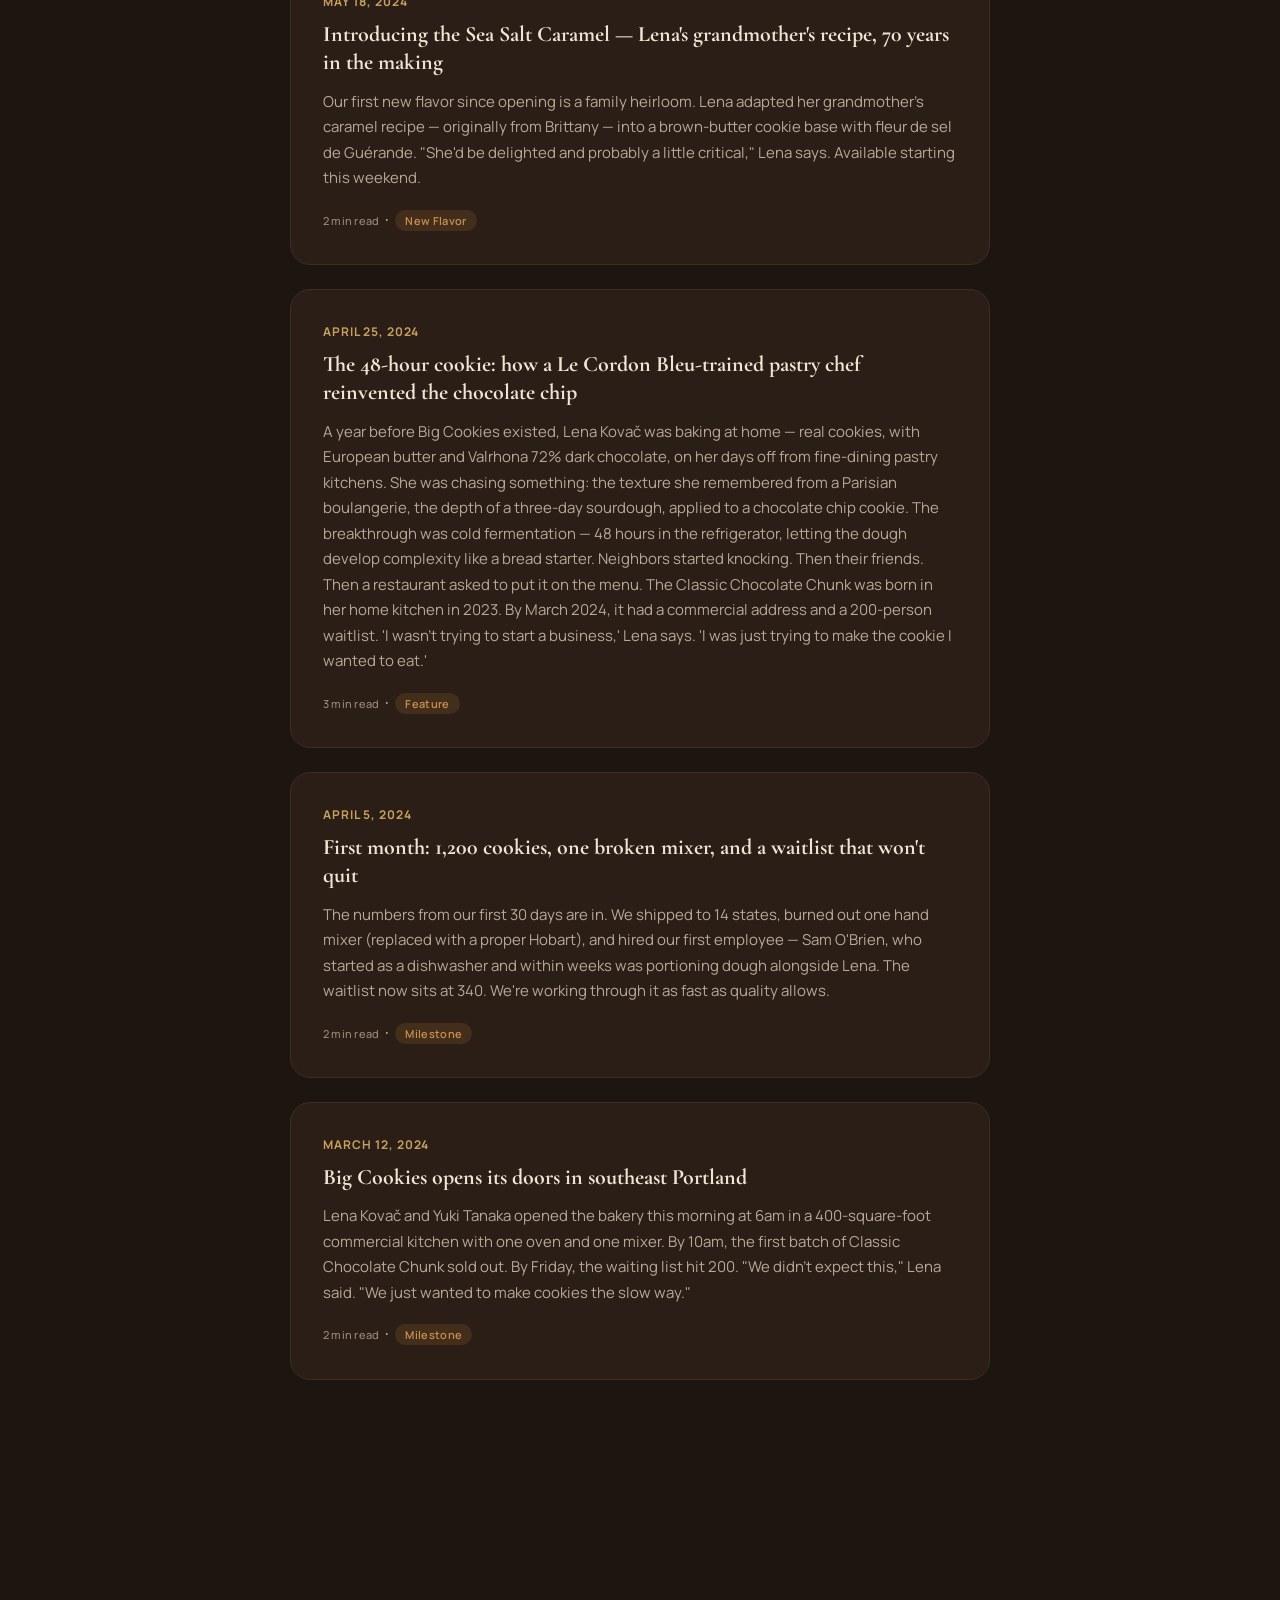
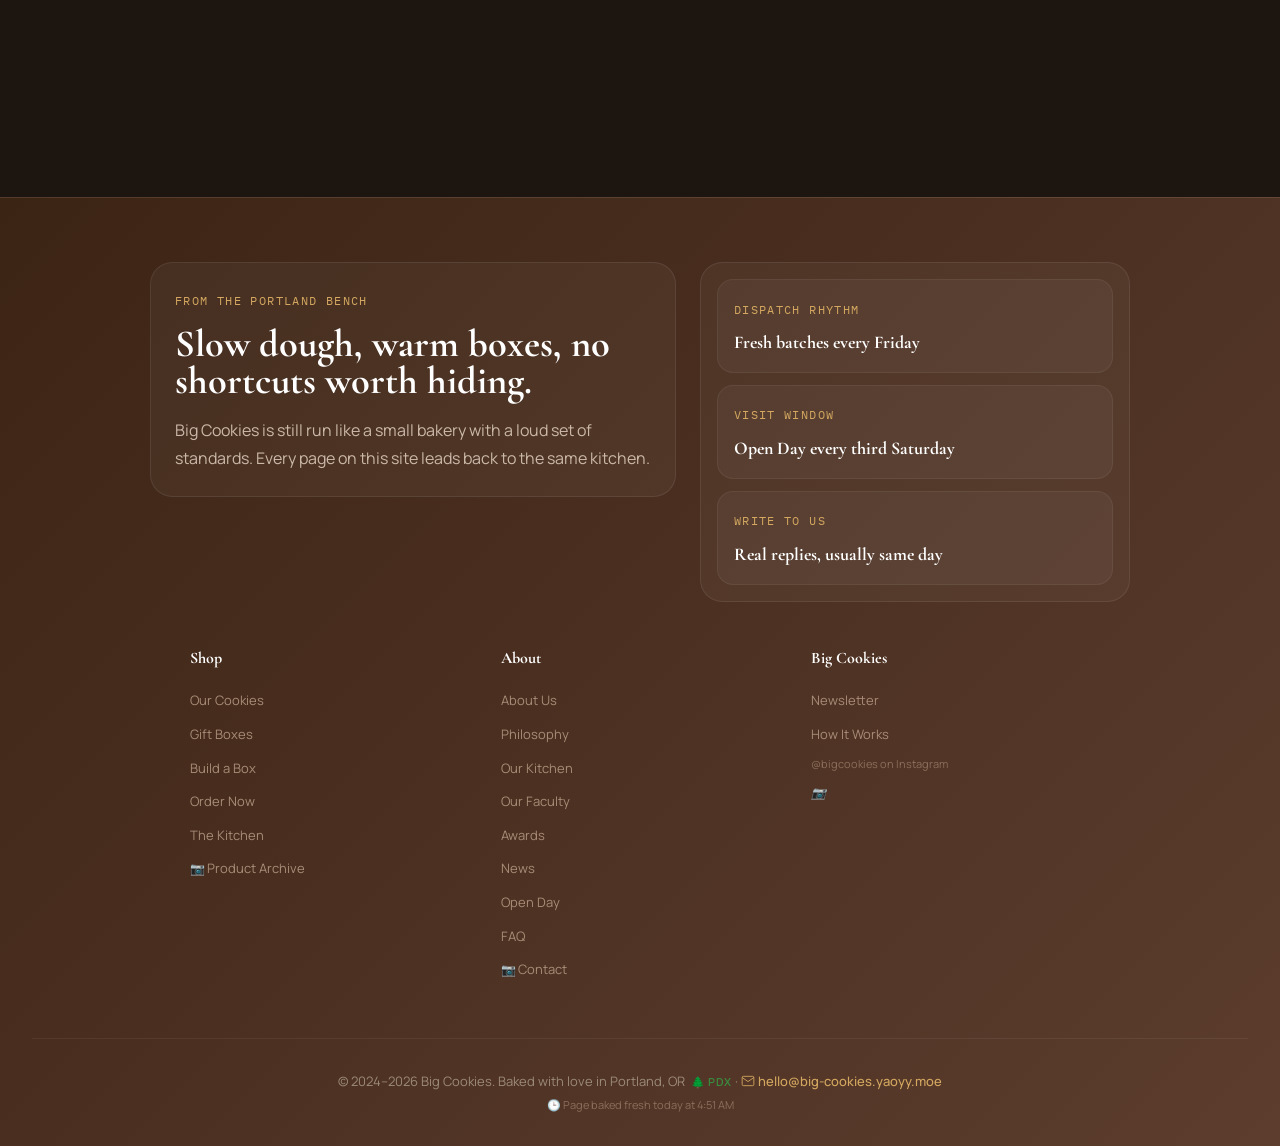
<file: news.html>
<!DOCTYPE html>
<html lang="en">
<head>
    <meta charset="UTF-8">
    <meta name="viewport" content="width=device-width, initial-scale=1.0">
    <title>News — Big Cookies</title>
    <meta name="description" content="News and updates from Big Cookies — new flavors, awards, events, and behind-the-scenes stories.">
    <meta property="og:title" content="News — Big Cookies">
    <meta property="og:description" content="News and updates from Big Cookies — new flavors, awards, events, and behind-the-scenes stories.">
    <meta property="og:type" content="website">
    <meta property="og:site_name" content="Big Cookies">
    <meta name="twitter:card" content="summary">
    <link rel="icon" type="image/svg+xml" href="favicon.svg">
    <link rel="manifest" href="manifest.json">
    <link rel="preconnect" href="https://fonts.googleapis.com">
    <link rel="preconnect" href="https://fonts.gstatic.com" crossorigin>
    <link rel="preload" href="https://fonts.googleapis.com/css2?family=Cormorant+Garamond:wght@600;700&family=IBM+Plex+Mono:wght@400;500&family=Manrope:wght@400;500;600;700&display=swap" as="style">

    <link href="https://fonts.googleapis.com/css2?family=Cormorant+Garamond:wght@600;700&family=IBM+Plex+Mono:wght@400;500&family=Manrope:wght@400;500;600;700&display=swap" rel="stylesheet">
    <link rel="stylesheet" href="base.css">
    <link rel="stylesheet" href="components.css">
    <link rel="stylesheet" href="theme.css">
    <script>
    (function(){
        var t=localStorage.getItem('theme');
        if(t==='dark'||(!t&&window.matchMedia('(prefers-color-scheme:dark)').matches)){document.documentElement.setAttribute('data-theme','dark');}
    })();
    </script>
</head>
<body>
<div id="site-nav"></div>
<main id="main-content">
<section style="padding-top:6rem">
    <div class="section-inner">
        <div class="section-label text-center">News</div>
        <h1 class="section-title text-center">What's baking</h1>
        <p class="section-subtitle text-center mx-auto" style="max-width:560px">
            New flavors, events, and behind-the-scenes stories from the Big Cookies kitchen.
        </p>
        <div data-load="data/news.json" data-template="news-card" style="max-width:700px;margin:2rem auto 0;display:flex;flex-direction:column;gap:1.5rem"></div>
    </div>
</section>
<section style="padding:4rem 2rem;text-align:center">
    <div class="section-inner">
        <h2 class="section-title">Stay in the loop</h2>
        <p class="section-subtitle mx-auto" style="margin-bottom:2rem">New flavors, open days, and cookie science — delivered to your inbox.</p>
        <a href="mailto:hello@big-cookies.yaoyy.moe" class="btn btn-primary btn-large">Join the Newsletter</a>
    </div>
</section>
</main>
<div id="site-footer"></div>
<button class="back-to-top" id="backToTop" aria-label="Back to top">
    <svg width="44" height="44" viewBox="0 0 44 44">
        <circle cx="22" cy="22" r="20" fill="none" stroke="rgba(255,255,255,0.25)" stroke-width="2.5"/>
        <circle cx="22" cy="22" r="20" fill="none" stroke="#fff" stroke-width="2.5" stroke-dasharray="125.6" stroke-dashoffset="125.6" stroke-linecap="round" id="backToTopRing" transform="rotate(-90 22 22)"/>
        <path d="M22 14l-6 8h4v8h4v-8h4z" fill="#fff"/>
    </svg>
</button>
<div class="toast" id="toast"></div>
<script src="data-cache.js"></script>
<script src="url-helper.js"></script>
<script src="ui.js"></script>
<script src="nav.js"></script>
<script src="data-loader.js"></script>
<script src="app.js"></script>
</body>
</html>
</file>
<file: base.css>
:root {
    --bg:      #FFF9F2;
    --ink:     #3C2415;
    --gold:    #C8853E;
    --honey:   #E8A850;
    --paper:   #F5EDE3;
    --jam:     #B84444;
    --vanilla: #FDF3E7;
    --soft:    #E8D9C6;
    --mocha:   #5C3D2E;
    --font-display: "Cormorant Garamond", serif;
    --font-body: "Manrope", -apple-system, BlinkMacSystemFont, sans-serif;
    --font-mono: "IBM Plex Mono", monospace;
}

*, *::before, *::after { box-sizing: border-box; margin: 0; padding: 0; }
html { -webkit-tap-highlight-color: transparent; }
a, button, .atlas-card, .product-card, .gift-card, .builder-item, .chapter-dot { touch-action: manipulation; }
.scroll-progress{position:fixed;top:0;left:0;height:3px;background:linear-gradient(90deg,var(--gold),var(--honey),var(--gold));background-size:200% 100%;z-index:200;transition:width 0.1s linear;border-radius:0 2px 2px 0;animation:progressShimmer 2s linear infinite;}
@keyframes progressShimmer{0%{background-position:200% 0}100%{background-position:-200% 0}}
html { scroll-behavior: smooth; }

body::before{content:"";position:fixed;inset:0;opacity:0.022;pointer-events:none;z-index:-1;background-image:radial-gradient(circle,var(--ink) 1px,transparent 1px);background-size:20px 20px;}
body::after{content:"";position:fixed;inset:0;opacity:0.012;pointer-events:none;z-index:-1;background-image:url("data:image/svg+xml,%3Csvg viewBox='0 0 256 256' xmlns='http://www.w3.org/2000/svg'%3E%3Cfilter id='n'%3E%3CfeTurbulence type='fractalNoise' baseFrequency='0.9' numOctaves='4' stitchTiles='stitch'/%3E%3C/filter%3E%3Crect width='100%25' height='100%25' filter='url(%23n)'/%3E%3C/svg%3E");background-size:256px 256px;}
body {
    font-family: var(--font-body);
    background: var(--bg);
    color: var(--ink);
    line-height: 1.6;
    overflow-x: hidden;
}

/* ── NAV ─────────────────────────────────── */
.nav {
    position: fixed; top: 0; left: 0; right: 0; z-index: 100;
    padding: 0 2rem;
    padding-inline: max(2rem, env(safe-area-inset-left)) max(2rem, env(safe-area-inset-right));
    background: rgba(255,249,242,0.85);
    backdrop-filter: blur(12px);
    -webkit-backdrop-filter: blur(12px);
    border-bottom: 1px solid var(--soft);
    transition: box-shadow 0.3s;
}
.nav.scrolled { box-shadow: 0 1px 20px rgba(60,36,21,0.06); }
.nav-inner {
    max-width: 1200px; margin: 0 auto;
    display: flex; align-items: center; justify-content: space-between; height: 64px;
}
.nav-brand-group {
    display: flex; align-items: center; gap: 0.75rem;
}
.nav-logo {
    font-family: var(--font-display);
    font-size: 1.5rem; font-weight: 900; color: var(--ink);
    text-decoration: none; letter-spacing: -0.02em;
    display: flex; align-items: center; gap: 0.5rem;
}
.nav-logo .logo-icon {
    width: 28px; height: 28px; border-radius: 50%;
    background: radial-gradient(circle at 50% 38%, #D4954B 0%, #C1783A 60%, #A8612E 100%);
    position: relative; flex-shrink: 0;
    box-shadow: inset 0 -2px 3px rgba(0,0,0,0.15);
}
.nav-logo .logo-icon::after {
    content: ''; position: absolute; width: 6px; height: 4px;
    background: #3C1D0E; border-radius: 40%; top: 35%; left: 30%;
    box-shadow: 8px 2px 0 #3C1D0E, 3px 8px 0 #3C1D0E;
}
.nav-logo span { color: var(--gold); }
.nav-page-chip {
    display: inline-flex; align-items: center;
    padding: 0.3rem 0.75rem; border-radius: 999px;
    background: rgba(200,133,62,0.12); color: var(--gold);
    font-family: var(--font-mono); font-size: 0.7rem;
    letter-spacing: 0.1em; text-transform: uppercase;
}
.nav-links { display: flex; gap: 2rem; list-style: none; }
.nav-links a {
    text-decoration: none; color: var(--ink);
    font-size: 0.875rem; font-weight: 500;
    transition: color 0.2s; letter-spacing: 0.01em;
    white-space: nowrap;
    min-height: 44px; display: flex; align-items: center;
}
@media (hover: hover) {
    .nav-links a:hover { color: var(--gold); }
}
.nav-links a.active { color: var(--gold); position: relative; }
.nav-links a.active::after {
    content: ''; position: absolute; bottom: -4px; left: 50%; transform: translateX(-50%);
    width: 4px; height: 4px; border-radius: 50%; background: var(--gold);
    animation: dotPulse 2s ease-in-out infinite;
}
@keyframes dotPulse {
    0%, 100% { box-shadow: 0 0 0 0 rgba(200,133,62,0.4); }
    50% { box-shadow: 0 0 0 6px rgba(200,133,62,0); }
}
.nav-cta {
    background: var(--gold); color: #fff !important;
    padding: 0.5rem 1.25rem; border-radius: 100px;
    font-weight: 600 !important; font-size: 0.8125rem !important;
    transition: background 0.2s, transform 0.2s;
}
@media (hover: hover) {
    .nav-cta:hover { background: var(--honey); transform: translateY(-1px); }
}
.nav-toggle {
    display: none; flex-direction: column; gap: 5px;
    background: none; border: none; cursor: pointer; padding: 4px;
}
.nav-toggle span {
    display: block; width: 24px; height: 2px;
    background: var(--ink); border-radius: 2px; transition: all 0.3s;
}

/* ── MOBILE MENU ─────────────────────────── */
.mobile-menu {
    position: fixed; top: 0; left: 0; right: 0; bottom: 0;
    background: rgba(255,249,242,0); z-index: 99;
    display: flex; flex-direction: column; align-items: center;
    justify-content: center; gap: 2rem;
    opacity: 0; pointer-events: none;
    transition: opacity 0.35s ease, background 0.35s ease;
}
.mobile-menu.open {
    opacity: 1; pointer-events: auto;
    background: rgba(255,249,242,0.97);
}
.mobile-menu-sheet {
    width: min(92vw, 460px);
    padding: 1.4rem;
    border-radius: 1.6rem;
    background: rgba(255,249,242,0.94);
    border: 1px solid rgba(60,36,21,0.08);
    box-shadow: 0 24px 60px rgba(60,36,21,0.12);
    transform: translateX(30px); opacity: 0;
    transition: transform 0.4s cubic-bezier(0.16, 1, 0.3, 1), opacity 0.3s ease;
}
.mobile-menu.open .mobile-menu-sheet {
    transform: translateX(0); opacity: 1;
}
.mobile-menu-kicker {
    font-family: var(--font-mono);
    font-size: 0.72rem;
    letter-spacing: 0.12em;
    text-transform: uppercase;
    color: var(--gold);
}
.mobile-menu-current {
    margin-top: 0.6rem;
    font-family: var(--font-display);
    font-size: 2rem;
    line-height: 0.95;
    color: var(--ink);
}
.mobile-menu-group {
    display: grid;
    gap: 0.65rem;
    margin-top: 1rem;
}
.mobile-menu a {
    font-family: var(--font-display);
    font-size: 1.45rem; color: var(--ink); text-decoration: none;
    font-weight: 700; transition: color 0.2s, transform 0.2s;
    padding: 0.85rem 1rem;
    border-radius: 1rem;
    background: rgba(255,255,255,0.45);
    border: 1px solid rgba(60,36,21,0.06);
    opacity: 0; transform: translateY(10px);
    transition: opacity 0.35s ease, transform 0.35s cubic-bezier(0.16, 1, 0.3, 1), color 0.2s;
}
.mobile-menu.open a { opacity: 1; transform: translateY(0); }
.mobile-menu.open a:nth-child(1) { transition-delay: 0.08s; }
.mobile-menu.open a:nth-child(2) { transition-delay: 0.14s; }
.mobile-menu.open a:nth-child(3) { transition-delay: 0.20s; }
.mobile-menu a:hover { color: var(--gold); transform: translateX(4px); }
.mobile-menu a.active { color: var(--gold); }
.mobile-menu-cta {
    display: inline-flex;
    justify-content: center;
    margin-top: 1rem;
    width: 100%;
    background: var(--gold) !important;
    color: #fff !important;
}

/* ── BATCH BANNER ────────────────────────── */
.batch-banner {
    position: fixed; top: 64px; left: 0; right: 0; z-index: 99;
    background: linear-gradient(90deg, #3C2415 0%, #5C3D2E 50%, #3C2415 100%);
    color: #FCEBD9; text-align: center; padding: 0.5rem 1rem;
    font-size: 0.8125rem; font-weight: 500;
    display: flex; align-items: center; justify-content: center; gap: 0.5rem;
    transform: translateY(-100%); opacity: 0; transition: transform 0.4s ease, opacity 0.4s ease;
}
.batch-banner.visible { transform: translateY(0); opacity: 1; }
.batch-banner .batch-icon { display: inline-block; animation: flameFlicker 1.5s ease-in-out infinite; }
.batch-close {
    background: none; border: none; color: #9B8A78; font-size: 1.25rem;
    cursor: pointer; padding: 0 0.25rem; line-height: 1; margin-left: 0.5rem;
    transition: color 0.2s; flex-shrink: 0;
}
.batch-close:hover { color: #FCEBD9; }
/* ── BACK TO TOP ─────────────────────────── */
.back-to-top {
    position: fixed; bottom: 2rem; right: 2rem; z-index: 150;
    width: 48px; height: 48px; border-radius: 50%;
    background: var(--gold); color: #fff; border: none;
    cursor: pointer; display: flex; align-items: center; justify-content: center;
    box-shadow: 0 4px 20px rgba(200,133,62,0.35);
    opacity: 0; transform: translateY(20px); pointer-events: none;
    transition: opacity 0.3s, transform 0.3s;
    padding: 2px;
}
.back-to-top svg { display: block; }
.back-to-top.visible { opacity: 1; transform: translateY(0); pointer-events: auto; }
.back-to-top:hover { background: var(--honey); transform: translateY(-4px) scale(1.08); box-shadow: 0 8px 28px rgba(200,133,62,0.5); }
.back-to-top:active { transform: translateY(-1px) scale(0.95); }
.back-to-top { transition: opacity 0.3s, transform 0.35s cubic-bezier(0.16, 1, 0.3, 1), background 0.25s, box-shadow 0.25s; }

/* ── BATCH NUMBER ────────────────────────── */
.batch-banner .batch-num {
    font-family: var(--font-display);
    font-weight: 700; color: var(--honey); font-size: 0.9375rem;
}
.scroll-indicator {
    position: absolute; bottom: 2.5rem; left: 50%; transform: translateX(-50%);
    z-index: 2; animation: bounceDown 2s ease-in-out infinite;
    opacity: 0.5; transition: opacity 0.4s;
}
.scroll-indicator.faded { opacity: 0; }
.scroll-indicator svg { display: block; }

/* ── TOAST ──────────────────────────────── */
.toast { padding-bottom: max(0.75rem, env(safe-area-inset-bottom, 0.75rem));
    position: fixed; bottom: 2rem; left: 50%; transform: translateX(-50%) translateY(120px);
    background: var(--ink); color: #fff; padding: 0.75rem 1.5rem;
    border-radius: 100px; font-weight: 500; font-size: 0.875rem;
    z-index: 200; transition: transform 0.4s cubic-bezier(0.16, 1, 0.3, 1);
    box-shadow: 0 8px 30px rgba(0,0,0,0.2);
    display: flex; align-items: center; gap: 0.5rem;
}
.toast.visible { transform: translateX(-50%) translateY(0); }

/* ── CONFIRM DIALOG ──────────────────────── */
.confirm-backdrop {
    position: fixed; inset: 0; z-index: 600;
    background: rgba(28,21,16,0.5); backdrop-filter: blur(4px);
    -webkit-backdrop-filter: blur(4px);
    display: flex; align-items: center; justify-content: center;
    animation: confirmFadeIn 0.25s ease both;
}
.confirm-backdrop.closing { animation: confirmFadeOut 0.2s ease forwards; }
@keyframes confirmFadeIn {
    from { opacity: 0; }
    to   { opacity: 1; }
}
@keyframes confirmFadeOut {
    from { opacity: 1; }
    to   { opacity: 0; }
}
.confirm-dialog {
    background: var(--bg); border-radius: 1.25rem;
    padding: 2rem;
    max-width: 360px; width: 90vw;
    box-shadow: 0 20px 60px rgba(0,0,0,0.3), 0 0 0 1px rgba(200,133,62,0.15);
    text-align: center;
    animation: confirmSlideIn 0.3s cubic-bezier(0.16, 1, 0.3, 1) both;
}
.confirm-dialog.closing { animation: confirmSlideOut 0.2s ease forwards; }
@keyframes confirmSlideIn {
    from { opacity: 0; transform: translateY(20px) scale(0.95); }
    to   { opacity: 1; transform: translateY(0) scale(1); }
}
@keyframes confirmSlideOut {
    from { opacity: 1; transform: translateY(0) scale(1); }
    to   { opacity: 0; transform: translateY(12px) scale(0.96); }
}
.confirm-message {
    font-family: var(--font-display);
    font-size: 1.25rem; font-weight: 700;
    color: var(--ink); line-height: 1.4;
    margin-bottom: 1.75rem;
}
.confirm-actions {
    display: flex; gap: 0.75rem; justify-content: center;
}
.confirm-cancel, .confirm-ok {
    padding: 0.75rem 1.5rem; border-radius: 100px;
    font-size: 0.875rem; font-weight: 600;
    cursor: pointer; border: none; font-family: var(--font-body);
    transition: all 0.2s;
}
.confirm-cancel {
    background: transparent; color: var(--ink);
    border: 1.5px solid var(--soft);
}
.confirm-cancel:hover { border-color: var(--ink); }
.confirm-ok {
    background: var(--gold); color: #fff;
}
.confirm-ok:hover { background: var(--honey); transform: translateY(-1px); box-shadow: 0 4px 16px rgba(200,133,62,0.3); }
.confirm-ok:active { transform: translateY(0) scale(0.97); }
.toast-icon { font-size: 1rem; flex-shrink: 0; }

/* ── CART BADGE ───────────────────────────── */
.cart-badge {
    display: inline-flex; align-items: center; justify-content: center;
    background: var(--gold); color: #fff; border-radius: 50%;
    min-width: 20px; height: 20px; padding: 0 5px;
    font-size: 0.6875rem; font-weight: 700; line-height: 1;
    margin-left: 0.25rem; vertical-align: middle;
    animation: slotFill 0.3s ease;
}
</file>
<file: components.css>
/* ── HERO ────────────────────────────────── */
.hero {
    min-height: 100vh; min-height: 100dvh; display: flex; align-items: center;
    padding: 6rem 2rem 4rem; position: relative; overflow: hidden;
    contain: layout paint; /* hero is a self-contained paint region */
}
.hero::before {
    content: ''; position: absolute; top: -40%; right: -20%;
    width: 800px; height: 800px;
    background: radial-gradient(circle, rgba(232,168,80,0.12) 0%, transparent 70%);
    border-radius: 50%; pointer-events: none;
}
.hero::after {
    content: ''; position: absolute; bottom: -10%; left: -10%;
    width: 400px; height: 400px;
    background: radial-gradient(circle, rgba(200,133,62,0.08) 0%, transparent 70%);
    border-radius: 50%; pointer-events: none;
}
.hero-inner {
    max-width: 1200px; margin: 0 auto; position: relative; z-index: 1;
    display: grid; grid-template-columns: 1fr 1fr; gap: 4rem; align-items: center;
}
.hero-badge {
    display: inline-flex; align-items: center; gap: 0.375rem;
    background: var(--vanilla);
    color: var(--gold); font-size: 0.8125rem; font-weight: 600;
    padding: 0.375rem 1rem; border-radius: 100px; overflow: hidden;
    letter-spacing: 0.06em; text-transform: uppercase; margin-bottom: 1.5rem;
    position: relative;
}
.hero-badge::after {
    content: ''; position: absolute; top: 0; left: -100%; width: 60%; height: 100%;
    background: linear-gradient(90deg, transparent, rgba(200,133,62,0.12), transparent);
    animation: shimmer 3s ease-in-out infinite;
}
.hero-badge .badge-icon {
    width: 18px; height: 18px; border-radius: 50%;
    background: radial-gradient(circle at 50% 38%, #D4954B, #C1783A);
    display: inline-block; vertical-align: -3px; position: relative;
}
.hero-badge .badge-icon::after {
    content: ''; position: absolute; inset: -3px; border-radius: 50%;
    background: radial-gradient(circle at 30% 30%, rgba(255,255,255,0.6) 0%, transparent 60%);
    animation: sparkle 2s ease-in-out infinite;
}
@keyframes sparkle {
    0%, 100% { opacity: 0.2; transform: scale(0.8); }
    50% { opacity: 0.8; transform: scale(1.3); }
}
.hero h1 {
    font-family: var(--font-display);
    font-size: clamp(3rem, 7vw, 5.5rem); font-weight: 900;
    line-height: 1.05; letter-spacing: -0.03em; margin-bottom: 1.5rem;
}
.hero h1 .gold { color: var(--gold); transition: opacity 0.3s ease; display: inline-block; }
.hero h1{text-shadow:0 0 80px rgba(200,133,62,0.15);}
.hero p {
    font-size: 1.125rem; color: #6B5444; max-width: 460px;
    margin-bottom: 2.5rem; line-height: 1.7;
}
.hero-buttons { display: flex; gap: 1rem; flex-wrap: wrap; }

/* ── HERO ENTRANCE ANIMATION ───────────────── */
@keyframes heroFadeUp {
    0% { opacity: 0; transform: translateY(30px); }
    100% { opacity: 1; transform: translateY(0); }
}
@keyframes heroFloatIn {
    0% { opacity: 0; transform: translateX(60px) scale(0.9); }
    100% { opacity: 1; transform: translateX(0) scale(1); }
}
@keyframes cookieHover {
    0%, 100% { transform: translateY(0); }
    50% { transform: translateY(-12px); }
}
.hero-entrance .hero-badge { animation: heroFadeUp 0.7s ease both; }
.hero-entrance .hero h1 { animation: heroFadeUp 0.7s 0.15s ease both; }
.hero-entrance .hero p { animation: heroFadeUp 0.7s 0.3s ease both; }
.hero-entrance .hero-buttons { animation: heroFadeUp 0.7s 0.45s ease both; }
.hero-entrance .hero-visual { animation: heroFloatIn 0.9s 0.2s cubic-bezier(0.16,1,0.3,1) both; }
.hero-entrance .cookie-illustration { animation: cookieHover 5s 1.5s ease-in-out infinite; }

@media (max-width: 900px) {
    .hero { min-height: auto; padding: 5rem 1.5rem 3rem; }
    .hero-inner { gap: 3rem; }
}
@media (max-width: 600px) {
    .hero { padding: 4rem 1rem 2.5rem; }
    .hero-inner { gap: 2rem; }
    .hero h1 { font-size: clamp(2.25rem, 8vw, 3rem); }
    .hero p { font-size: 1rem; }
}

/* ── BUTTONS ─────────────────────────────── */
.btn {
    display: inline-flex; align-items: center; gap: 0.5rem;
    padding: 0.875rem 2rem; border-radius: 100px;
    font-size: 0.9375rem; font-weight: 600; text-decoration: none;
    cursor: pointer; border: none; transition: all 0.25s;
    letter-spacing: 0.01em; font-family: var(--font-body);
}
.btn-primary { background: var(--gold); color: #fff; }
@keyframes ctaGlow {
    0%, 100% { box-shadow: 0 8px 30px rgba(200,133,62,0.35); }
    50% { box-shadow: 0 8px 40px rgba(200,133,62,0.55), 0 0 0 4px rgba(200,133,62,0.08); }
}
.hero .btn-primary { animation: ctaGlow 3s ease-in-out infinite; }
@media (hover: hover) {
    .btn-primary:hover { background: var(--honey); transform: translateY(-2px); box-shadow: 0 8px 30px rgba(200,133,62,0.35); }
}
.btn-primary:active { transform: translateY(0) scale(0.97); transition: transform 0.1s; }
.btn-primary:disabled { opacity: 0.4; cursor: not-allowed; transform: none !important; box-shadow: none !important; }
.btn-outline { background: transparent; color: var(--ink); border: 2px solid var(--soft); }
@media (hover: hover) {
    .btn-outline:hover { border-color: var(--gold); color: var(--gold); transform: translateY(-2px); }
}
.btn-outline:active { transform: translateY(0) scale(0.97); transition: transform 0.1s; }
.btn-large { padding: 1rem 2.5rem; font-size: 1.0625rem; }

/* ── RESET BUTTON ────────────────────────── */
.builder-actions { display: flex; gap: 0.5rem; }
.btn-reset {
    width: 52px; height: 52px; border-radius: 50%;
    border: 2px solid var(--soft); background: #fff;
    cursor: pointer; display: flex; align-items: center; justify-content: center;
    transition: all 0.25s; flex-shrink: 0; padding: 0;
    color: #8B6F5C;
}
.btn-reset:hover:not(:disabled) {
    border-color: var(--jam); color: var(--jam);
    transform: rotate(-90deg);
}
.btn-reset:disabled { opacity: 0.3; cursor: not-allowed; }

/* ── CSS COOKIE ILLUSTRATION ─────────────── */
.hero-visual { display: flex; align-items: center; justify-content: center; }
.cookie-illustration {
    position: relative; width: 320px; height: 320px;
    will-change: transform;
}
.cookie-illustration .cookie-main {
    width: 220px; height: 220px; border-radius: 50%;
    background:
        radial-gradient(circle at 50% 38%, #DBA055 0%, #CC8840 45%, #B87832 75%, #A06528 100%);
    position: absolute;
    top: 50%; left: 50%;
    transform: translate(-50%, -50%);
    box-shadow:
        0 20px 60px rgba(160,100,40,0.3),
        inset 0 -4px 8px rgba(0,0,0,0.18),
        inset 0 2px 4px rgba(255,220,170,0.15);
    /* Bite mark: single transparent circle centered OUTSIDE right edge.
       Only the inner arc overlaps the cookie = natural arched cutout.
       Zero compositing — works identically in all browsers. */
    /* bite cutout — scaled to ~22% so it looks like a real bite next to the chips */
    -webkit-mask-image: radial-gradient(circle at 103% 50%, transparent 22%, black 22.5%);
    mask-image: radial-gradient(circle at 103% 50%, transparent 22%, black 22.5%);
}
/* Surface cracks — subtle darker lines */
.cookie-illustration .cookie-main::after {
    content: ''; position: absolute; inset: 0; border-radius: 50%;
    background:
        radial-gradient(ellipse at 30% 70%, rgba(0,0,0,0.08) 0%, transparent 30%),
        radial-gradient(ellipse at 65% 55%, rgba(0,0,0,0.06) 0%, transparent 25%),
        radial-gradient(ellipse at 50% 80%, rgba(0,0,0,0.05) 0%, transparent 20%);
    pointer-events: none;
}
.cookie-illustration .cookie-chip {
    position: absolute;
    width: 8.75%; height: 6.875%;  /* relative to cookie-illustration (320px → 28px/22px) */
    background:
        radial-gradient(circle at 40% 35%, #5C3020 0%, #3C1D0E 50%, #1A0A04 100%);
    border-radius: 40%;
    box-shadow:
        0 2px 4px rgba(0,0,0,0.4),
        0 0 0 1px rgba(160,120,80,0.2);
}
.cookie-illustration .cookie-chip:nth-child(2) { top: 25%; left: 35%; transform: rotate(-18deg); width: 9.375%; height: 7.5%; }
.cookie-illustration .cookie-chip:nth-child(3) { top: 32%; left: 56%; transform: rotate(22deg); width: 7.5%; height: 5.9375%; }
.cookie-illustration .cookie-chip:nth-child(4) { top: 48%; left: 28%; transform: rotate(-40deg); width: 8.125%; height: 6.5625%; }
.cookie-illustration .cookie-chip:nth-child(5) { top: 45%; left: 60%; transform: rotate(30deg); width: 6.875%; height: 5.625%; }
.cookie-illustration .cookie-chip:nth-child(6) { top: 60%; left: 38%; transform: rotate(-12deg); width: 6.25%; height: 5%; }
.cookie-illustration .cookie-chip:nth-child(7) { top: 58%; left: 20%; transform: rotate(45deg); width: 5.625%; height: 4.375%; }
.cookie-illustration .cookie-crumb {
    position: absolute; width: 2.1875%; height: 2.1875%;  /* 7px / 320px */
    background: #B87832; border-radius: 50%;
    box-shadow: 0 1px 2px rgba(0,0,0,0.15);
}
.cookie-illustration .cookie-crumb:nth-child(8)  { top: 18%; left: 72%; }
.cookie-illustration .cookie-crumb:nth-child(9)  { top: 78%; left: 22%; width: 1.5625%; height: 1.5625%; }
.cookie-illustration .cookie-crumb:nth-child(10) { top: 73%; left: 74%; width: 1.875%; height: 1.875%; }
.cookie-illustration .cookie-crumb:nth-child(11) { top: 15%; left: 28%; width: 1.5625%; height: 1.5625%; }

/* ── STEAM WISPS (hero cookie) ───────────── */
.steam-wisp {
    position: absolute; width: 6px; height: 14px;
    background: rgba(255,255,255,0.55); border-radius: 50%;
    animation: steamRise 2.5s ease-out infinite;
    pointer-events: none;
}
.steam-wisp.w1 { top: 10%; left: 52%; animation-delay: 0s; }
.steam-wisp.w2 { top: 14%; left: 56%; animation-delay: 0.8s; width: 4px; height: 10px; }
.steam-wisp.w3 { top: 8%; left: 48%; animation-delay: 1.6s; width: 5px; height: 11px; }

/* ── STEAM WISPS (product card) ──────────── */
.steam-container {
    position: absolute; top: -8px; left: 40px; pointer-events: none; z-index: 2;
}
.steam-wisp-card {
    position: absolute; width: 4px; height: 10px;
    background: rgba(255,255,255,0.5); border-radius: 50%;
    animation: steamRiseCard 2s ease-out infinite;
    transition: opacity 0.3s;
}
@media (hover: hover) {
    .product-card:hover .steam-wisp-card { opacity: 0.9; }
}
.steam-wisp-card.s1 { left: 0; animation-delay: 0s; }
.steam-wisp-card.s2 { left: 8px; animation-delay: 0.7s; width: 3px; height: 8px; }

/* ── COOKIE ICONS ────────────────────────── */
.cookie-icon {
    width: 56px; height: 56px; border-radius: 50%; position: relative;
    margin-bottom: 1.25rem; flex-shrink: 0; overflow: hidden;
}
.cookie-icon img { width: 100%; height: 100%; object-fit: cover; display: block; }
.product-card-front .cookie-icon { transition: transform 0.35s cubic-bezier(0.16, 1, 0.3, 1); }
@media (hover: hover) {
    .product-card:hover .product-card-front .cookie-icon { transform: scale(1.15) rotate(5deg); }
}
.builder-item.selected .cookie-icon { transform: scale(1.1); }

/* Flavor classes kept as fallback — now use standalone SVGs via img */
.cookie-icon.flavor-classic { background: radial-gradient(circle at 50% 38%, #E0A855 0%, #C8843C 60%, #B07030 100%); }
.cookie-icon.flavor-double { background: radial-gradient(circle at 50% 38%, #5C3622 0%, #3E2010 60%, #2A1409 100%); }
.cookie-icon.flavor-toffee { background: radial-gradient(circle at 50% 38%, #E8B860 0%, #D4943A 60%, #B87828 100%); }
.cookie-icon.flavor-raspberry { background: radial-gradient(circle at 50% 38%, #6B3838 0%, #3E1A1A 60%, #2A1010 100%); }
.cookie-icon.flavor-caramel { background: radial-gradient(circle at 50% 38%, #E8C870 0%, #D4A040 60%, #B8842C 100%); }
.cookie-icon.flavor-matcha { background: radial-gradient(circle at 50% 38%, #9AB868 0%, #7A9A4B 60%, #5C7A34 100%); }

/* ── STAR RATING ─────────────────────────── */
.stars { display: flex; gap: 4px; justify-content: center; margin-bottom: 1.25rem; }
.star { width: 22px; height: 22px; color: var(--honey); transition: transform 0.3s ease; }
.star:hover { transform: rotate(15deg) scale(1.2); }
.testimonial:hover .star:nth-child(1) { transition-delay: 0s; }
.testimonial:hover .star:nth-child(2) { transition-delay: 0.05s; }
.testimonial:hover .star:nth-child(3) { transition-delay: 0.1s; }
.testimonial:hover .star:nth-child(4) { transition-delay: 0.15s; }
.testimonial:hover .star:nth-child(5) { transition-delay: 0.2s; }
.star svg { display: block; }
.star-half { position: relative; display: inline-block; }
.star-half .star-half-fill { position: absolute; left: 0; top: 0; clip-path: inset(0 50% 0 0); }
.star-empty { color: rgba(200,133,62,0.25); }

/* ── SECTIONS ────────────────────────────── */
section { padding: 6rem 2rem; scroll-margin-top: 100px; }
/* Below-the-fold sections get content-visibility for lazy rendering */
#products, #flavor-atlas, #gifts, #build, #quiz, #gallery,
#how, #faq, #order { content-visibility: auto; contain-intrinsic-size: 500px; }
.section-inner { max-width: 1200px; margin: 0 auto; }
.section-label {
    font-size: 0.8125rem; font-weight: 600; color: var(--gold);
    letter-spacing: 0.18em; text-transform: uppercase; margin-bottom: 0.75rem;
    font-family: var(--font-mono);
}
.section-title {
    font-family: var(--font-display);
    font-size: clamp(2rem, 4vw, 3rem); font-weight: 700;
    letter-spacing: -0.02em; margin-bottom: 1rem; line-height: 1.2;
}
.section-subtitle {
    font-size: 1.0625rem; color: #6B5444; max-width: 540px; line-height: 1.7;
}
/* ── BENCH SHEET ──────────────────────────── */
.bench-sheet {
    padding-top: 3rem;
}
.bench-sheet-inner {
    /* Stack vertically on all devices — the ledger is the content */
    display: flex;
    flex-direction: column;
    gap: 2rem;
    max-width: 900px;
    margin: 0 auto;
}
.bench-sheet-header {
    text-align: center;
}
.bench-sheet-header .section-subtitle {
    margin-left: auto;
    margin-right: auto;
}

/* ── The ledger itself — like a clipboard card ── */
.bench-sheet-ledger {
    background:
        linear-gradient(180deg, rgba(255,255,255,0.9), rgba(253,243,231,0.96)),
        repeating-linear-gradient(180deg, transparent 0, transparent 42px, rgba(60,36,21,0.06) 42px, rgba(60,36,21,0.06) 43px);
    border: 1px solid rgba(60,36,21,0.12);
    border-radius: 1.75rem;
    padding: 1.5rem 1.5rem 1.5rem 2.25rem;
    display: grid;
    grid-template-columns: repeat(3, minmax(0, 1fr));
    gap: 1rem;
    box-shadow: 0 24px 60px rgba(60,36,21,0.08);
    position: relative;
}
/* Red margin line — like a ledger's left rule */
.bench-sheet-ledger::before {
    content: "";
    position: absolute;
    inset: 1.25rem auto 1.25rem 1rem;
    width: 2px;
    border-radius: 1px;
    background: linear-gradient(180deg, rgba(184,68,68,0.32), rgba(184,68,68,0.12) 60%, rgba(184,68,68,0.05));
}

.ledger-card {
    background: rgba(255,249,242,0.82);
    border: 1px solid rgba(60,36,21,0.1);
    border-radius: 1.25rem;
    padding: 1.25rem 1.25rem 1.25rem 1.5rem;
    position: relative;
}
/* Main card spans all 3 columns on desktop */
.ledger-card-main {
    grid-column: 1 / -1;
    background: rgba(255,255,255,0.88);
}
/* Process cards: 3 across on desktop */
.ledger-card:not(.ledger-card-main) {
    /* Each process card takes 1 column naturally */
}

/* ── Ledger typography ── */
.ledger-eyebrow,
.ledger-label,
.ledger-index {
    font-family: var(--font-mono);
    text-transform: uppercase;
    letter-spacing: 0.12em;
}
.ledger-eyebrow {
    font-size: 0.75rem;
    color: #8B6F5C;
    margin-bottom: 1rem;
    display: flex;
    align-items: center;
    gap: 0.5rem;
}
/* Small clipboard ring at the top */
.ledger-eyebrow::before {
    content: "";
    width: 10px; height: 10px;
    border-radius: 50%;
    border: 2px solid rgba(184,68,68,0.25);
    flex-shrink: 0;
}
.ledger-grid {
    display: grid;
    grid-template-columns: repeat(4, minmax(0, 1fr));
    gap: 1rem;
}
.ledger-grid strong,
.ledger-card h3 {
    display: block;
    font-family: var(--font-display);
    font-size: 1.5rem;
    font-weight: 700;
    line-height: 1.1;
}
.ledger-label,
.ledger-index {
    font-size: 0.6875rem;
    color: var(--gold);
}
.ledger-note,
.ledger-card p {
    margin-top: 1rem;
    color: #6B5444;
    line-height: 1.7;
}
.ledger-card h3 {
    margin-top: 0.75rem;
    font-size: 1.3rem;
}
.text-center { text-align: center; }
.mx-auto { margin-left: auto; margin-right: auto; }

/* ── SECTION COUNTERS ────────────────────── */
main { counter-reset: sectionNum; }
main > section { counter-increment: sectionNum; }
#hero { counter-increment: none; }
#hero .section-inner::before { content: none; }
.section-inner {
    position: relative;
}
.section-inner::before {
    content: '0' counter(sectionNum);
    position: absolute; top: -2rem; left: -1.5rem;
    font-family: var(--font-display);
    font-size: clamp(6rem, 10vw, 10rem);
    font-weight: 900; color: rgba(60,36,21,0.025);
    line-height: 1; pointer-events: none; z-index: 0;
    letter-spacing: -0.04em;
}
[data-theme="dark"] .section-inner::before {
    color: rgba(240,228,212,0.03);
}
@media (max-width: 900px) {
    .section-inner::before {
        left: -0.25rem; font-size: clamp(3rem, 8vw, 6rem);
    }
}

/* ── PRODUCTS (with flip) ────────────────── */
.products-grid {
    display: grid; grid-template-columns: repeat(3, 1fr); gap: 1.5rem; margin-top: 3rem;
}
.flavor-atlas {
    padding-top: 2rem;
}
/* ── Flavor Atlas — Minicard Cloud ── */
.atlas-cloud {
    margin-top: 2rem;
    position: relative;
    min-height: 500px;
    overflow: hidden;
}
@media (max-width: 600px) {
    .atlas-cloud { min-height: 340px; }
}
.atlas-card {
    background: rgba(255,255,255,0.82);
    border: 1px solid rgba(60,36,21,0.07);
    border-radius: 2rem;
    padding: 0.85rem 1.15rem;
    cursor: pointer;
    display: inline-flex;
    flex-direction: column;
    align-items: center;
    text-align: center;
    white-space: nowrap;
    /* Gentle cloud drift */
    animation: atlasFloat var(--float-dur, 20s) ease-in-out infinite;
    animation-delay: var(--float-delay, 0s);
    /* Smooth breathing between states — animate only compositor-safe props */
    transition: border-color 0.5s ease,
                box-shadow 0.5s ease,
                background 0.5s ease,
                opacity 0.5s ease;
}
@keyframes atlasFloat {
    0%, 100% { translate: 0 0; }
    25%  { translate: var(--sway-x, -5px) var(--sway-y, -3px); }
    50%  { translate: calc(var(--sway-x, 5px) * -0.6) calc(var(--sway-y, 3px) * 0.4); }
    75%  { translate: calc(var(--sway-x, -3px) * 0.3) calc(var(--sway-y, -2px) * -0.5); }
}
@media (hover: hover) {
    .atlas-card:hover {
        border-color: rgba(200,133,62,0.5);
        box-shadow: 0 20px 50px rgba(60,36,21,0.12);
        z-index: 5;
        animation-play-state: paused;
    }
}
.atlas-card.dimmed {
    opacity: 0.18;
    pointer-events: none;
}

/* ── Zoomed: the same card, just breathing open ── */
.atlas-card.zoomed {
    position: relative !important;
    left: 0 !important; top: 0 !important;
    transform: none !important;
    width: 100%;
    padding: 2rem;
    cursor: default;
    border-color: var(--gold);
    box-shadow: 0 28px 70px rgba(60,36,21,0.12);
    background: linear-gradient(135deg, rgba(255,255,255,0.98), rgba(255,249,242,0.98));
    z-index: 20;
    margin-bottom: 1.5rem;
    animation: none;
    white-space: normal;
    display: grid;
    grid-template-columns: auto 1fr;
    grid-template-rows: auto auto;
    gap: 0.5rem 2rem;
    align-items: start;
    text-align: left;
}
/* Icon + name + mood stay as a group in the top-left */
.atlas-card.zoomed .atlas-card-icon {
    grid-row: 1;
    grid-column: 1;
}
.atlas-card.zoomed .atlas-card-name {
    grid-row: 1;
    grid-column: 2;
    font-size: 1.6rem;
    align-self: end;
}
.atlas-card.zoomed .atlas-card-mood {
    grid-row: 2;
    grid-column: 2;
    font-size: 0.7rem;
    opacity: 1;
}

/* ── Always-present elements ── */
.atlas-card-icon {
    border-radius: 50%;
    flex-shrink: 0;
}
.atlas-card-name {
    font-family: var(--font-display);
    font-size: 0.9rem;
    line-height: 1.1;
    color: var(--ink);
    margin: 0;
}
.atlas-card-mood {
    font-family: var(--font-mono);
    font-size: 0.55rem;
    letter-spacing: 0.12em;
    text-transform: uppercase;
    color: var(--gold);
    opacity: 0.8;
}

/* ── Detail elements: hidden when compact, revealed when zoomed ── */
.atlas-card-close,
.atlas-card-desc,
.atlas-card-stats,
.atlas-card-ingredients,
.atlas-card-origin,
.atlas-card-cta {
    display: none;
}
.atlas-card.zoomed .atlas-card-close,
.atlas-card.zoomed .atlas-card-desc,
.atlas-card.zoomed .atlas-card-stats,
.atlas-card.zoomed .atlas-card-ingredients,
.atlas-card.zoomed .atlas-card-origin,
.atlas-card.zoomed .atlas-card-cta {
    display: revert;
}
/* Detail elements fade in after card expands */
.atlas-card.zoomed .atlas-card-desc,
.atlas-card.zoomed .atlas-card-stats,
.atlas-card.zoomed .atlas-card-ingredients,
.atlas-card.zoomed .atlas-card-origin,
.atlas-card.zoomed .atlas-card-cta {
    animation: atlasReveal 0.4s 0.2s ease both;
    grid-column: 1 / -1;
}
@keyframes atlasReveal {
    from { opacity: 0; transform: translateY(6px); }
    to   { opacity: 1; transform: translateY(0); }
}

.atlas-card-close {
    position: absolute;
    top: 1.25rem;
    right: 1.5rem;
    background: none;
    border: 1px solid rgba(60,36,21,0.12);
    border-radius: 50%;
    width: 34px;
    height: 34px;
    font-size: 1.2rem;
    line-height: 1;
    cursor: pointer;
    color: #8B6F5C;
}
.atlas-card-close:hover { color: var(--ink); border-color: var(--gold); }
.atlas-card-desc {
    font-size: 0.95rem;
    line-height: 1.65;
    color: #5C4033;
    margin: 0.5rem 0 1rem;
    max-width: 520px;
}
.atlas-card-stats {
    display: none;
    grid-template-columns: repeat(3, 1fr);
    gap: 0.6rem;
    margin-bottom: 1rem;
    max-width: 400px;
}
.atlas-card.zoomed .atlas-card-stats { display: grid; }
.atlas-card-stat {
    background: rgba(200,133,62,0.05);
    border-radius: 0.7rem;
    padding: 0.6rem 0.85rem;
}
.atlas-card-stat span {
    display: block;
    font-family: var(--font-mono);
    font-size: 0.6rem;
    letter-spacing: 0.1em;
    text-transform: uppercase;
    color: #8B6F5C;
    margin-bottom: 0.15rem;
}
.atlas-card-stat strong {
    font-family: var(--font-display);
    font-size: 1.05rem;
    color: var(--ink);
}
.atlas-card-ingredients {
    display: none;
    flex-wrap: wrap;
    gap: 0.35rem;
    margin-bottom: 0.85rem;
}
.atlas-card.zoomed .atlas-card-ingredients { display: flex; }
.atlas-card-ingredients span {
    font-family: var(--font-mono);
    font-size: 0.6rem;
    letter-spacing: 0.04em;
    background: rgba(60,36,21,0.03);
    padding: 0.25rem 0.55rem;
    border-radius: 100px;
    color: #6B5444;
}
.atlas-card-origin {
    font-size: 0.8rem;
    line-height: 1.5;
    color: #8B6F5C;
    font-style: italic;
    margin: 0 0 1rem;
    max-width: 460px;
}
.atlas-card-cta { display: none; }
.atlas-card.zoomed .atlas-card-cta { display: inline-flex; }
/* ── Backdrop (behind zoomed card) ── */
.atlas-backdrop {
    position: fixed;
    inset: 0;
    background: rgba(30, 18, 8, 0.35);
    z-index: 90;
    opacity: 0;
    pointer-events: none;
    transition: opacity 0.22s ease;
}
.atlas-backdrop.visible {
    opacity: 1;
    pointer-events: auto;
}

/* ── Detail overlay ── */
.atlas-detail {
    position: fixed; top: 50%; left: 50%;
    transform: translate(-50%, -50%);
    width: min(780px, calc(100vw - 48px));
    max-height: calc(100vh - 6rem); max-height: calc(100dvh - 6rem);
    overflow-y: auto; z-index: 100;
    background: linear-gradient(135deg, rgba(255,255,255,0.995), rgba(255,249,242,0.995));
    border: 1px solid var(--gold); border-radius: 2rem;
    padding: 2.5rem 2rem 2rem;
    box-shadow: 0 28px 70px rgba(60,36,21,0.16);
    animation: atlasDetailIn 0.3s ease both;
}
@keyframes atlasDetailIn {
    from { opacity: 0; transform: translate(-50%, -50%) translateY(12px); }
    to   { opacity: 1; transform: translate(-50%, -50%) translateY(0); }
}
.atlas-detail-close {
    position: absolute; top: 1.25rem; right: 1.5rem;
    background: none; border: 1px solid rgba(60,36,21,0.12);
    border-radius: 50%; width: 34px; height: 34px;
    font-size: 1.2rem; line-height: 1; cursor: pointer; color: #8B6F5C;
}
.atlas-detail-close:hover { color: var(--ink); border-color: var(--gold); }
.atlas-detail-header {
    display: flex; align-items: center; gap: 1rem;
    margin-bottom: 1rem; padding-right: 2.5rem;
}
.atlas-detail-header img { border-radius: 50%; flex-shrink: 0; }
.atlas-detail-header h3 { font-family: var(--font-display); font-size: 1.6rem; margin: 0; }
.atlas-detail-mood {
    font-family: var(--font-mono); font-size: 0.7rem; letter-spacing: 0.12em;
    text-transform: uppercase; color: var(--gold);
}
.atlas-detail-desc { font-size: 0.95rem; line-height: 1.65; color: #5C4033; margin: 0 0 1.25rem; }
.atlas-detail-stats {
    display: grid; grid-template-columns: repeat(3, 1fr); gap: 0.6rem;
    margin-bottom: 1rem; max-width: 400px;
}
.atlas-detail-stats > div {
    background: rgba(200,133,62,0.05); border-radius: 0.7rem; padding: 0.6rem 0.85rem;
}
.atlas-detail-stats span {
    display: block; font-family: var(--font-mono); font-size: 0.6rem;
    letter-spacing: 0.1em; text-transform: uppercase; color: #8B6F5C; margin-bottom: 0.15rem;
}
.atlas-detail-stats strong { font-family: var(--font-display); font-size: 1.05rem; color: var(--ink); }
.atlas-detail-tags {
    display: flex; flex-wrap: wrap; gap: 0.35rem; margin-bottom: 0.85rem;
}
.atlas-detail-tags span {
    font-family: var(--font-mono); font-size: 0.6rem; letter-spacing: 0.04em;
    background: rgba(60,36,21,0.03); padding: 0.25rem 0.55rem; border-radius: 100px; color: #6B5444;
}
.atlas-detail-origin {
    font-size: 0.8rem; line-height: 1.5; color: #8B6F5C; font-style: italic; margin: 0 0 1.25rem;
}
[data-theme="dark"] .atlas-detail {
    background: linear-gradient(135deg, rgba(30,20,10,0.995), rgba(22,14,8,0.995));
    border-color: rgba(200,133,62,0.3);
}
[data-theme="dark"] .atlas-detail h3,
[data-theme="dark"] .atlas-detail-stats strong { color: #DDD6CC; }
[data-theme="dark"] .atlas-detail-desc,
[data-theme="dark"] .atlas-detail-origin { color: #B8A898; }

.atlas-loading {
    color: #8B6F5C;
    grid-column: 1 / -1;
    text-align: center;
    padding: 3rem 0;
}
.product-card {
    perspective: 800px;
    background: transparent; border-radius: 1.25rem;
    overflow: visible;
    box-sizing: border-box;
    contain: layout paint; /* card is a self-contained paint region */
}
.product-card-inner {
    position: relative; width: 100%; min-height: 400px;
    transition: transform 0.6s cubic-bezier(0.4, 0, 0.2, 1);
    transform-style: preserve-3d;
}
@media (hover: hover) {
    .product-card:hover .product-card-inner,
    .product-card.flipped .product-card-inner {
        transform: rotateY(180deg);
    }
}
.product-card.flipped .product-card-inner {
    transform: rotateY(180deg);
}
.product-card-front,
.product-card-back {
    position: absolute; inset: 0;
    backface-visibility: hidden;
    -webkit-backface-visibility: hidden;
    border-radius: 1.25rem;
    background: var(--paper);
    padding: 2rem;
    overflow: hidden;
}
.product-top-row {
    display: flex;
    align-items: flex-start;
    justify-content: space-between;
    margin-bottom: 0.75rem;
}
.product-top-row .cookie-icon { flex-shrink: 0; }
.product-badges {
    display: flex;
    flex-direction: column;
    align-items: flex-end;
    gap: 0.25rem;
    pointer-events: none;
}
.product-card-front::before {
    content: ''; position: absolute; inset: 0;
    background: radial-gradient(ellipse at 50% 30%, rgba(232,168,80,0.25) 0%, rgba(200,133,62,0.08) 50%, transparent 80%);
    opacity: 0; transition: opacity 0.35s;
}
@media (hover: hover) {
    .product-card:hover .product-card-front::before { opacity: 1; }
}
.product-card-front::after {
    content: ''; position: absolute; inset: 0; border-radius: 1.25rem;
    background: linear-gradient(105deg, transparent 40%, rgba(255,255,255,0.12) 45%, rgba(255,255,255,0.18) 50%, rgba(255,255,255,0) 55%, transparent 60%);
    opacity: 0; transition: opacity 0.35s; pointer-events: none;
}
@media (hover: hover) {
    .product-card:hover .product-card-front::after { opacity: 1; }
}
@media (hover: hover) {
    .product-card:hover {
        transform: translateY(-4px);
        box-shadow: 0 16px 48px rgba(200,133,62,0.12), 0 0 0 1px rgba(200,133,62,0.15);
    }
}
.product-card-back {
    transform: rotateY(180deg);
    display: flex; flex-direction: column; justify-content: flex-start;
    background: linear-gradient(135deg, #FFF9F2 0%, #F5EDE3 100%);
    border: 1px solid var(--soft);
    box-shadow: inset 0 2px 12px rgba(0,0,0,0.04);
    gap: 0.75rem;
    overflow: auto;
}
.product-card-back .product-name {
    font-family: var(--font-display);
    font-size: 1.25rem; font-weight: 700; margin-bottom: 0;
}
.back-tasting {
    font-size: 0.75rem; color: #8B6F5C;
    display: flex; flex-direction: column; gap: 0.15rem;
    padding-bottom: 0.5rem; border-bottom: 1px solid rgba(200,133,62,0.15);
}
.back-tasting-label {
    font-family: var(--font-mono); font-size: 0.625rem;
    letter-spacing: 0.12em; text-transform: uppercase; color: var(--gold);
}
.back-origin {
    font-size: 0.72rem; color: #8B6F5C; font-style: italic;
    line-height: 1.5; margin: 0;
    padding-top: 0.4rem; border-top: 1px solid rgba(200,133,62,0.12);
}
.ingredients-list {
    list-style: none; padding: 0; margin: 0; flex: 1;
}
.ingredients-list li {
    font-size: 0.8125rem; color: #5C4234; padding: 0.3rem 0;
    border-bottom: 1px solid rgba(200,133,62,0.12);
    display: flex; align-items: center; gap: 0.5rem;
}
.ingredients-list li::before {
    content: ''; width: 5px; height: 5px; border-radius: 50%;
    background: var(--gold); flex-shrink: 0;
}
.front-only .product-name,
.front-only .product-desc,
.front-only .product-footer {
    position: relative;
}
.product-name {
    font-family: var(--font-display);
    font-size: 1.375rem; font-weight: 700; margin-bottom: 0.375rem; position: relative;
}
.product-desc {
    font-size: 0.875rem; color: #6B5444; line-height: 1.6;
    margin-bottom: 1rem; position: relative;
}
.product-footer {
    display: flex; align-items: center; justify-content: space-between; position: relative;
}
.product-price {
    font-family: var(--font-display);
    font-size: 1.5rem; font-weight: 700; color: var(--gold);
}
.daily-pick-badge {
    display: inline-block; font-size: 0.75rem; font-weight: 600;
    color: #fff; background: var(--gold);
    padding: 0.25rem 0.75rem; border-radius: 100px;
    margin-top: 0.5rem; animation: tagPulse 2s ease-in-out infinite;
}
.product-card.daily-pick {
    border-radius: 1.5rem;
}
.product-card.daily-pick .product-card-inner {
    min-height: 400px;
}
.product-card.daily-pick .product-card-front,
.product-card.daily-pick .product-card-back {
    inset: 0.45rem;
    border-radius: 1rem;
}
.product-card.daily-pick::before {
    content: "";
    position: absolute;
    inset: 0;
    border: 2px solid var(--gold);
    border-radius: 1.5rem;
    background: rgba(200,133,62,0.05);
    pointer-events: none;
}
.product-tag{animation:tagPulse 2.5s ease-in-out infinite, tagWiggle 4s ease-in-out infinite;
    font-size: 0.75rem; font-weight: 600; color: var(--jam);
    background: #FEF0F0; padding: 0.25rem 0.75rem 0.25rem 1.5rem; border-radius: 100px;
    position: relative;
}
.product-tag::before {
    content: ''; position: absolute; left: 0.55rem; top: 50%; transform: translateY(-50%);
    width: 0; height: 0;
    border-left: 4px solid transparent; border-right: 4px solid transparent;
    border-bottom: 7px solid var(--jam);
}

/* ── GIFT BOXES ──────────────────────────── */
.gifts-grid {
    display: grid; grid-template-columns: repeat(3, 1fr); gap: 1.5rem; margin-top: 3rem;
}
.gift-card {
    background: #fff; border-radius: 1.5rem; padding: 2.5rem 2rem;
    text-align: center; border: 1px solid var(--soft);
    transition: transform 0.35s, box-shadow 0.35s; position: relative;
}
@media (hover: hover) {
    .gift-card:hover { transform: translateY(-6px); box-shadow: 0 20px 40px rgba(60,36,21,0.08), 0 0 0 1px rgba(200,133,62,0.3); }
}
.gift-card.featured { border: 2px solid var(--gold); position: relative; overflow: visible; }
.gift-card.featured::after {
    content: ''; position: absolute; inset: -4px; border-radius: 1.25rem; z-index: -1;
    background: linear-gradient(135deg, var(--gold), #F5D5A0, var(--honey), var(--gold), #F5D5A0, var(--gold));
    background-size: 400% 400%;
    animation: giftShimmer 3s ease-in-out infinite;
    opacity: 0.6; pointer-events: none;
}
@keyframes giftShimmer {
    0%, 100% { background-position: 0% 50%; }
    50% { background-position: 100% 50%; }
}
.gift-badge {
    position: absolute; top: -12px; left: 50%; transform: translateX(-50%);
    background: var(--gold); color: #fff; padding: 0.25rem 1rem; border-radius: 100px;
    font-size: 0.75rem; font-weight: 600; white-space: nowrap;
    overflow: hidden;
}
.gift-badge::after {
    content: ''; position: absolute; top: 0; left: -100%; width: 60%; height: 100%;
    background: linear-gradient(90deg, transparent, rgba(255,255,255,0.15), rgba(255,255,255,0.5), rgba(255,255,255,0.15), transparent);
    animation: shimmer 2s ease-in-out infinite;
}
/* ── BUILD YOUR BOX ─────────────────────── */
.builder-layout {
    display: grid; grid-template-columns: 1fr 360px; gap: 2rem; margin-top: 3rem;
    align-items: start;
}
.builder-picker-header {
    display: flex; align-items: center; justify-content: space-between;
    margin-bottom: 0.75rem;
    grid-column: 1 / -1;
}
.builder-picker-label { font-size: 0.8125rem; font-weight: 600; color: #8B6F5C; }
.btn-quickfill {
    background: none; border: 1px solid var(--gold); color: var(--gold);
    padding: 0.375rem 0.875rem; border-radius: 100px;
    font-size: 0.75rem; font-weight: 600; cursor: pointer;
    font-family: var(--font-body); transition: all 0.2s;
}
.btn-quickfill:hover { background: var(--gold); color: #fff; }
.builder-picker { display: grid; grid-template-columns: repeat(2, 1fr); gap: 0.75rem; }
@media (max-width: 400px) {
    .builder-picker { grid-template-columns: 1fr; }
}
.builder-item {
    display: flex; align-items: center; gap: 0.75rem;
    padding: 0.875rem 1rem; background: #fff; border: 2px solid var(--soft);
    border-radius: 1rem; transition: all 0.25s; user-select: none;
    -webkit-user-select: none;
}
.builder-item.in-cart { border-color: var(--gold); background: var(--vanilla); }
.builder-item:focus-visible { outline: 2px solid var(--gold); outline-offset: 2px; border-color: var(--gold); }

.builder-item .cookie-icon { width: 40px; height: 40px; margin-bottom: 0; flex-shrink: 0; transition: transform 0.3s cubic-bezier(0.16, 1, 0.3, 1); }
.builder-item.selected .cookie-icon { transform: scale(1.1); }
@media (hover: hover) {
    .builder-item:hover { border-color: var(--gold); }
    .builder-item:hover .cookie-icon { transform: scale(1.2) rotate(8deg); }
    .builder-item.selected:hover .cookie-icon { transform: scale(1.15) rotate(-5deg); }
}
.builder-item-name { font-weight: 600; font-size: 0.875rem; flex: 1; line-height: 1.2; }
.builder-item-price { font-size: 0.8125rem; color: var(--gold); font-weight: 600; }

.builder-box {
    background: #fff; border-radius: 1.5rem; border: 1px solid var(--soft);
    position: sticky; top: 100px;
    transition: border-color 0.4s, box-shadow 0.4s;
}
.builder-box.has-cookies {
    border-color: var(--gold);
    box-shadow: 0 0 24px rgba(200,133,62,0.1), 0 0 0 1px rgba(200,133,62,0.15);
}
.builder-box-inner { padding: 2rem; }
.builder-box-title { font-family: var(--font-display); font-size: 1.375rem; font-weight: 700; margin-bottom: 1.25rem; }
@keyframes totalPulse {
    0% { transform: scale(1); color: var(--ink); }
    50% { transform: scale(1.2); color: var(--gold); }
    100% { transform: scale(1); color: var(--ink); }
}
#builderTotal.pulse { animation: totalPulse 0.35s ease; }
#builderTotal { display: inline-block; transition: color 0.2s; }

/* ── PHILOSOPHY ──────────────────────────── */
.philosophy-grid {
    display: grid; grid-template-columns: 1fr 1fr; gap: 4rem;
    align-items: center; margin-top: 3rem;
}
.philosophy-text p { font-size: 1.0625rem; color: #5C4234; line-height: 1.8; margin-bottom: 1.5rem; }
.philosophy-visual { display: grid; grid-template-columns: 1fr 1fr; gap: 1rem; }
.phil-card {
    background: var(--vanilla); border-radius: 1rem; padding: 1.75rem;
    text-align: center; transition: transform 0.3s;
}
.phil-card:hover { transform: translateY(-4px); box-shadow: 0 8px 24px rgba(200,133,62,0.15); }
.phil-card:hover .num { transform: scale(1.1); transition: transform 0.3s; }
.phil-card .num { transition: transform 0.3s; }
.phil-card .num { font-family: var(--font-display); font-size: 2.5rem; font-weight: 900; color: var(--gold); line-height: 1; transition: transform 0.3s; }
.phil-card .label { font-size: 0.8125rem; font-weight: 600; color: var(--ink); margin-top: 0.5rem; }

/* ── GALLERY / POLAROIDS ─────────────────── */
.gallery-wall {
    display: grid; grid-template-columns: repeat(4, 1fr); gap: 1.5rem;
    margin-top: 3rem; align-items: start;
}
.polaroid {
    background: #fff; padding: 0.625rem 0.625rem 2.5rem;
    box-shadow: 0 4px 16px rgba(0,0,0,0.08), 0 1px 3px rgba(0,0,0,0.05);
    transition: transform 0.35s, box-shadow 0.35s;
}
.polaroid:hover { transform: scale(1.05) rotate(0deg) !important; box-shadow: 0 16px 40px rgba(200,133,62,0.18), 0 0 0 2px rgba(200,133,62,0.15); }
.tilt-left  { transform: rotate(-2.5deg); }
.tilt-right { transform: rotate(3deg); }
.tilt-none  { transform: rotate(0.5deg); }
.polaroid-tall { grid-row: span 2; }
.polaroid-frame img {
    display: block; width: 100%; height: 100%; object-fit: contain;
    transition: transform 0.4s cubic-bezier(0.25, 0, 0.35, 1);
}
.polaroid:hover .polaroid-frame img {
    transform: scale(1.35);
}
.polaroid-hint {
    display: block; text-align: center; font-size: 0.6875rem; color: var(--gold);
    opacity: 0; transform: translateY(-4px); transition: opacity 0.3s, transform 0.3s;
    margin-top: 0.25rem; font-weight: 500;
}
.polaroid:hover .polaroid-hint { opacity: 1; transform: translateY(0); }

/* ── STORY EXPAND INTERACTION ───────────────── */
@keyframes storyFloatIn {
    0% { opacity: 0; transform: translate(-50%, -50%) scale(0.95) translateY(16px); }
    100% { opacity: 1; transform: translate(-50%, -50%) scale(1) translateY(0); }
}
@keyframes storyBackdropIn {
    0% { opacity: 0; }
    100% { opacity: 1; }
}
.story-backdrop {
    position: fixed; inset: 0; z-index: 500;
    background: rgba(28,21,16,0.7); backdrop-filter: blur(6px);
    -webkit-backdrop-filter: blur(6px);
    animation: storyBackdropIn 0.3s ease both;
    cursor: pointer;
}
.story-modal {
    position: fixed; top: 50%; left: 50%; z-index: 501;
    transform: translate(-50%, -50%);
    background: var(--bg); border-radius: 1.75rem;
    max-width: 540px; width: 92vw; max-height: 88vh; overflow-y: auto;
    box-shadow: 0 24px 80px rgba(0,0,0,0.35), 0 0 0 1px rgba(200,133,62,0.2);
    animation: storyFloatIn 0.4s cubic-bezier(0.16, 1, 0.3, 1) both;
    padding: 0;
    /* Scroll-driven fade at bottom */
    background:
        linear-gradient(to top, var(--bg) 0%, transparent 4rem) bottom no-repeat,
        linear-gradient(to top, var(--bg), var(--bg)) 0 0 no-repeat;
    background-size: 100% 4rem, 100% 100%;
    background-attachment: local, scroll;
}
.story-modal-header {
    position: relative;
    padding: 1.75rem 1.75rem 0;
    display: flex;
    align-items: flex-start;
    gap: 1rem;
}
.story-modal-icon {
    width: 56px; height: 56px; flex-shrink: 0;
    border-radius: 0.75rem; background: var(--vanilla); padding: 0.5rem;
    box-shadow: 0 4px 16px rgba(0,0,0,0.06);
    object-fit: contain;
}
.story-modal-header-text {
    flex: 1;
    min-width: 0;
    padding-top: 0.25rem;
}
.story-modal-chapter {
    font-family: var(--font-mono);
    font-size: 0.7rem;
    letter-spacing: 0.12em;
    text-transform: uppercase;
    color: var(--gold);
    margin-bottom: 0.35rem;
}
.story-modal-header-text h3 {
    font-family: var(--font-display);
    font-size: 1.5rem; font-weight: 700;
    line-height: 1.15;
    color: var(--ink);
}
.story-modal-close {
    position: absolute; top: 0.75rem; right: 0.75rem;
    width: 34px; height: 34px; border-radius: 50%;
    background: var(--vanilla); border: 1px solid var(--soft);
    cursor: pointer; display: flex; align-items: center; justify-content: center;
    color: #8B6F5C; font-size: 1.25rem; line-height: 1;
    transition: all 0.2s; z-index: 2;
}
.story-modal-close:hover { background: var(--jam); color: #fff; border-color: var(--jam); }
.story-modal-body { padding: 1.25rem 1.75rem 2.25rem; }
.story-modal-body p {
    font-size: 1rem; line-height: 1.85; color: #6B5444;
    text-align: left;
    /* Drop cap for editorial feel */
}
.story-modal-body p::first-letter {
    font-family: var(--font-display);
    font-size: 2.5rem;
    font-weight: 700;
    float: left;
    line-height: 0.85;
    margin-right: 0.4rem;
    margin-top: 0.15rem;
    color: var(--gold);
}
[data-theme="dark"] .story-modal {
    background: var(--paper);
    background:
        linear-gradient(to top, var(--paper) 0%, transparent 4rem) bottom no-repeat,
        linear-gradient(to top, var(--paper), var(--paper)) 0 0 no-repeat;
    background-size: 100% 4rem, 100% 100%;
    background-attachment: local, scroll;
}
[data-theme="dark"] .story-modal-body p { color: #B8A898; }
[data-theme="dark"] .story-modal-icon { background: #2A1E16; }
[data-theme="dark"] .story-backdrop { background: rgba(0,0,0,0.75); }

@media (max-width: 600px) {
    .story-modal { max-width: 94vw; max-height: 90vh; }
    .story-modal-header { padding: 1.5rem 1.25rem 0; gap: 0.75rem; }
    .story-modal-icon { width: 44px; height: 44px; padding: 0.375rem; border-radius: 0.625rem; }
    .story-modal-header-text h3 { font-size: 1.25rem; }
    .story-modal-body { padding: 1rem 1.25rem 1.75rem; }
    .story-modal-body p { font-size: 0.9375rem; }
    .story-modal-body p::first-letter { font-size: 2rem; }
}
/* ── STEPS + CRUMB TRAIL ─────────────────── */
.steps {
    display: grid; grid-template-columns: 1fr auto 1fr auto 1fr; gap: 0; margin-top: 3rem;
    align-items: center;
}
.step { text-align: center; padding: 2.5rem 1.5rem; }
@media (hover: hover) {
    .step:hover { transform: translateY(-4px); transition: transform 0.3s; }
    .step:hover .step-num { transform: scale(1.15); box-shadow: 0 0 24px rgba(200,133,62,0.4); transition: transform 0.3s, box-shadow 0.3s; }
}
.step.revealed .step-num { animation: stepReveal 0.6s ease both; }
@keyframes stepReveal {
    0% { transform: scale(0); box-shadow: 0 0 0 0 rgba(200,133,62,0.6); }
    60% { transform: scale(1.2); box-shadow: 0 0 24px rgba(200,133,62,0.4); }
    100% { transform: scale(1); box-shadow: 0 0 0 rgba(200,133,62,0); }
}
.step-num {
    width: 48px; height: 48px; border-radius: 50%;
    background: var(--gold); color: #fff;
    display: flex; align-items: center; justify-content: center;
    font-family: var(--font-display);
    font-size: 1.25rem; font-weight: 700;
    margin: 0 auto 1.25rem;
}
.step h3 { font-family: var(--font-display); font-size: 1.25rem; font-weight: 700; margin-bottom: 0.5rem; }
.step p { font-size: 0.875rem; color: #6B5444; line-height: 1.6; }

/* Crumb trail connector */
.crumb-trail {
    display: flex; gap: 6px; justify-content: center;
    padding: 0 0.5rem;
}
.crumb-dot {
    width: 8px; height: 8px; border-radius: 50%;
    background: var(--soft);
    animation: crumbBounce 1.6s ease-in-out infinite;
}
.crumb-dot:nth-child(1) { animation-delay: 0s; }
.crumb-dot:nth-child(2) { animation-delay: 0.3s; }
.crumb-dot:nth-child(3) { animation-delay: 0.6s; }

/* ── PROOF STRIP ─────────────────────────── */
.proof-strip {
    margin: 2rem auto 0;
    display: grid;
    grid-template-columns: minmax(0, 1.15fr) repeat(3, minmax(0, 0.8fr));
    gap: 1rem;
}
.proof-card {
    padding: 1.2rem;
    border-radius: 1.2rem;
    background: rgba(255,249,242,0.84);
    border: 1px solid rgba(60,36,21,0.08);
}
.proof-card-main {
    background:
        linear-gradient(135deg, rgba(255,249,242,0.96), rgba(250,239,227,0.94)),
        repeating-linear-gradient(180deg, transparent 0, transparent 30px, rgba(60,36,21,0.04) 30px, rgba(60,36,21,0.04) 31px);
}
.proof-kicker,
.proof-index {
    display: inline-block;
    font-family: var(--font-mono);
    font-size: 0.72rem;
    letter-spacing: 0.12em;
    text-transform: uppercase;
    color: var(--gold);
}
.proof-card strong {
    display: block;
    margin-top: 0.55rem;
    font-family: var(--font-display);
    font-size: 1.2rem;
    line-height: 1.15;
    color: var(--ink);
}
.proof-card p {
    margin-top: 0.7rem;
    color: #6B5444;
    font-size: 0.9rem;
    line-height: 1.7;
}

/* ── FAQ ─────────────────────────────────── */
.faq-list { max-width: 720px; margin: 3rem auto 0; }
.faq-topic-board {
    margin: 2rem auto 0;
    max-width: 900px;
    display: grid;
    grid-template-columns: repeat(3, minmax(0, 1fr));
    gap: 1rem;
}
.faq-topic-card,
.faq-support-note {
    border-radius: 1.25rem;
    border: 1px solid rgba(60,36,21,0.08);
    background: rgba(255,249,242,0.84);
}
.faq-topic-card {
    padding: 1.2rem;
}
.faq-topic-index {
    font-family: var(--font-mono);
    font-size: 0.72rem;
    letter-spacing: 0.12em;
    text-transform: uppercase;
    color: var(--gold);
}
.faq-topic-card strong,
.faq-support-note strong {
    display: block;
    margin-top: 0.45rem;
    font-family: var(--font-display);
    font-size: 1.15rem;
}
.faq-topic-card p,
.faq-support-note p {
    margin-top: 0.7rem;
    color: #6B5444;
    line-height: 1.7;
}
.faq-support-note {
    max-width: 900px;
    margin: 1rem auto 0;
    padding: 1.2rem 1.3rem;
}
.faq-item { border-bottom: 1px solid var(--soft); }
.faq-question {
    width: 100%; background: none; border: none;
    padding: 1.5rem 0; text-align: left;
    font-family: var(--font-display); font-size: 1.125rem;
    font-weight: 700; color: var(--ink); cursor: pointer;
    display: flex; align-items: center; justify-content: space-between;
    gap: 1rem; transition: color 0.2s;
}
.faq-question:hover { color: var(--gold); }
.faq-question::after {
    content: '+'; font-size: 1.5rem; font-weight: 400;
    transition: transform 0.3s; color: var(--gold); flex-shrink: 0;
}
.faq-item.open .faq-question::after { transform: rotate(45deg); }
.faq-answer {
    max-height: 0; overflow: hidden; transition: max-height 0.5s cubic-bezier(0.4, 0, 0.2, 1), padding 0.5s cubic-bezier(0.4, 0, 0.2, 1);
}
.faq-item.open .faq-answer { max-height: 400px; padding-bottom: 1.5rem; }
.faq-answer p { font-size: 0.9375rem; color: #6B5444; line-height: 1.7; }
[data-theme="dark"] .faq-topic-card,
[data-theme="dark"] .faq-support-note { background: rgba(42,30,22,0.9); border-color: rgba(240,228,212,0.08); }
[data-theme="dark"] .faq-topic-card p,
[data-theme="dark"] .faq-support-note p { color: #B8A898; }
[data-theme="dark"] .proof-card {
    background: rgba(42,30,22,0.9);
    border-color: rgba(240,228,212,0.08);
}
[data-theme="dark"] .proof-card-main {
    background:
        linear-gradient(180deg, rgba(42,30,22,0.96), rgba(38,26,18,0.98)),
        repeating-linear-gradient(180deg, transparent 0, transparent 30px, rgba(240,228,212,0.05) 30px, rgba(240,228,212,0.05) 31px);
}
[data-theme="dark"] .proof-card p { color: #B8A898; }

/* ── TESTIMONIAL ─────────────────────────── */
.testimonial {
    background: var(--paper); border-radius: 1.5rem; padding: 3rem;
    text-align: center; max-width: 800px; margin: 3rem auto 0; position: relative; overflow: hidden;
}
.testimonial::before {
    content: '"';
    position: absolute; top: -0.3rem; left: 1.5rem;
    font-family: var(--font-display); font-size: 8rem; font-weight: 900;
    color: rgba(200,133,62,0.07); line-height: 1; pointer-events: none;
}
.testimonial::after {
    content: '"';
    position: absolute; bottom: -2.5rem; right: 1.5rem;
    font-family: var(--font-display); font-size: 8rem; font-weight: 900;
    color: rgba(200,133,62,0.07); line-height: 1; pointer-events: none;
}
.testimonial blockquote {
    font-family: var(--font-display);
    font-size: 1.375rem; font-weight: 700; line-height: 1.5;
    font-style: italic; color: var(--ink);
}
.testimonial cite {
    display: block; margin-top: 1.25rem; font-size: 0.875rem;
    font-style: normal; color: #8B6F5C; font-family: var(--font-body);
}

/* ── ORDER FORM ──────────────────────────── */
.order-section { position: relative; margin-top: 3rem; }
.order-form-wrap {
    max-width: 600px; margin: 0 auto;
    background: #fff; border-radius: 1.5rem; padding: 3rem;
    border: 1px solid var(--soft); position: relative;
    opacity: 0.55;
}
.order-form-wrap h3 { font-family: var(--font-display); font-size: 1.5rem; font-weight: 700; margin-bottom: 1.5rem; }
.form-group { margin-bottom: 1.25rem; }
.form-group label {
    display: block; font-size: 0.8125rem; font-weight: 600;
    color: var(--ink); margin-bottom: 0.375rem; letter-spacing: 0.02em;
}
.form-group input, .form-group select, .form-group textarea {
    width: 100%; padding: 0.75rem 1rem; border-radius: 0.75rem;
    border: 1px solid var(--soft); font-size: 0.9375rem;
    font-family: var(--font-body); color: var(--ink);
    background: var(--bg); transition: border-color 0.2s;
}
.form-group input:hover, .form-group select:hover, .form-group textarea:hover {
    border-color: #C8B898;
}
.form-group input:focus, .form-group select:focus, .form-group textarea:focus {
    outline: none; border-color: var(--gold);
}
.form-group textarea { resize: vertical; min-height: 80px; }
.form-row { display: grid; grid-template-columns: 1fr 1fr; gap: 1rem; }

/* ── SOLD OUT INK STAMP ─────────────────── */
.sold-out-stamp {
    position: absolute; top: 50%; left: 50%; transform: translate(-50%,-50%) rotate(-15deg);
    z-index: 10; pointer-events: none;
}
.sold-out-stamp span {
    display: inline-block; color: var(--jam); font-family: var(--font-display);
    font-size: 2.25rem; font-weight: 900; letter-spacing: 0.06em;
    text-transform: uppercase; text-align: center; line-height: 1.1;
    border: 5px solid var(--jam); border-radius: 50% / 40%;
    padding: 1.25rem 2rem; opacity: 0.85;
    outline: 2px dashed var(--jam); outline-offset: -10px;
    filter: drop-shadow(2px 3px 2px rgba(184,68,68,0.25));
    transform: rotate(-18deg);
}
.sold-out-caption {
    text-align: center; margin-top: 2rem; font-size: 1.0625rem; color: #8B6F5C;
}
.sold-out-caption a { color: var(--gold); font-weight: 600; }
.sold-out-board {
    margin: 2rem auto 0;
    max-width: 900px;
    display: grid;
    grid-template-columns: minmax(0, 1.05fr) minmax(280px, 0.95fr);
    gap: 1.25rem;
}
.sold-out-board-lead,
.sold-out-board-list {
    border-radius: 1.4rem;
    border: 1px solid rgba(60,36,21,0.08);
    background: linear-gradient(135deg, rgba(255,255,255,0.94), rgba(245,237,227,0.92));
}
.sold-out-board-lead {
    padding: 1.5rem;
}
.sold-out-kicker,
.sold-out-board-item span {
    font-family: var(--font-mono);
    font-size: 0.72rem;
    letter-spacing: 0.12em;
    text-transform: uppercase;
    color: var(--gold);
}
.sold-out-board-lead h3 {
    margin-top: 0.8rem;
    font-family: var(--font-display);
    font-size: clamp(2rem, 4vw, 2.8rem);
    line-height: 0.98;
}
.sold-out-board-lead p {
    margin-top: 1rem;
    color: #6B5444;
    line-height: 1.75;
}
.sold-out-board-list {
    padding: 1rem;
    display: grid;
    gap: 0.75rem;
}
.sold-out-board-item {
    padding: 1rem;
    border-radius: 1rem;
    background: rgba(255,249,242,0.8);
    border: 1px solid rgba(60,36,21,0.07);
}
.sold-out-board-item strong {
    display: block;
    margin-top: 0.45rem;
    font-family: var(--font-display);
    font-size: 1.12rem;
}
.sold-out-board-item p {
    margin-top: 0.55rem;
    color: #6B5444;
    line-height: 1.7;
}

/* ── DOUGH DIVIDER ──────────────────────── */
.dough-divider { margin: -2px 0; position: relative; z-index: 1; line-height: 0; }
.dough-divider img,
.dough-divider svg { display: block; width: 100%; height: 80px; }
.dough-wave-top { fill: #FFF9F2; }
.dough-wave-bot { fill: #3C2415; }
[data-theme="dark"] .dough-wave-top { fill: var(--bg); }
[data-theme="dark"] .dough-wave-bot { fill: #1A1210; }

/* ── NEWSLETTER ──────────────────────────── */
.newsletter {
    position: relative; overflow: hidden;
    background: rgba(255,255,255,0.04); border-radius: 1.5rem; padding: 3rem 2rem;
    border: 1px solid rgba(255,255,255,0.06);
}
.newsletter::before {
    content: ''; position: absolute; inset: 0; pointer-events: none;
    background-image:
        radial-gradient(circle at 20% 80%, rgba(200,133,62,0.08) 0%, transparent 50%),
        radial-gradient(circle at 80% 20%, rgba(232,168,80,0.06) 0%, transparent 50%),
        radial-gradient(circle at 50% 50%, rgba(200,133,62,0.04) 0%, transparent 70%);
    animation: newsletterGlow 4s ease-in-out infinite alternate;
}
@keyframes newsletterGlow {
    0% { opacity: 0.6; }
    100% { opacity: 1; }
}
.newsletter-layout {
    position: relative;
    z-index: 1;
    display: grid;
    grid-template-columns: minmax(0, 1.1fr) minmax(280px, 0.9fr);
    gap: 1.5rem;
    align-items: start;
}
.newsletter-copy {
    text-align: left;
}
.newsletter-kicker {
    display: inline-flex;
    align-items: center;
    gap: 0.45rem;
    font-family: var(--font-mono);
    font-size: 0.72rem;
    letter-spacing: 0.12em;
    text-transform: uppercase;
    color: #F0C28A;
    margin-bottom: 0.9rem;
}
.newsletter-kicker::before {
    content: "";
    width: 0.65rem;
    height: 0.65rem;
    border-radius: 50%;
    background: var(--gold);
    box-shadow: 0 0 18px rgba(200,133,62,0.45);
}
.newsletter h2 {
    font-family: var(--font-display);
    font-size: clamp(1.75rem, 3vw, 2.25rem); font-weight: 700;
    margin-bottom: 0.75rem; color: #fff;
}
.newsletter-copy > p {
    color: #CBB8A8;
    margin-bottom: 1.4rem;
    font-size: 0.9375rem;
    max-width: 34rem;
}
.newsletter-notes {
    display: grid;
    grid-template-columns: repeat(3, minmax(0, 1fr));
    gap: 0.85rem;
}
.newsletter-note-card {
    padding: 1rem;
    border-radius: 1rem;
    border: 1px solid rgba(255,255,255,0.08);
    background: rgba(255,255,255,0.05);
}
.newsletter-note-card span,
.newsletter-panel-label {
    display: block;
    font-family: var(--font-mono);
    font-size: 0.68rem;
    letter-spacing: 0.12em;
    text-transform: uppercase;
    color: #E8B06B;
}
.newsletter-note-card strong {
    display: block;
    margin-top: 0.45rem;
    color: #FFF5E9;
    font-size: 0.95rem;
    line-height: 1.45;
}
.newsletter-panel {
    padding: 1.25rem;
    border-radius: 1.2rem;
    background: rgba(34,20,13,0.42);
    border: 1px solid rgba(255,255,255,0.08);
    box-shadow: inset 0 1px 0 rgba(255,255,255,0.04);
}
.newsletter-panel-head {
    display: grid;
    gap: 0.4rem;
    margin-bottom: 1rem;
}
.newsletter-panel-head strong {
    color: #FFF5E9;
    font-family: var(--font-display);
    font-size: 1.5rem;
    line-height: 1;
}
.newsletter-form { display: flex; gap: 0.75rem; max-width: 440px; margin: 0; }
.newsletter-form input {
    flex: 1; padding: 0.875rem 1.25rem; border-radius: 100px;
    border: none; font-size: 0.9375rem; font-family: var(--font-body);
    background: rgba(255,255,255,0.12); color: #fff; outline: none;
    transition: background 0.2s;
}
.newsletter-form input::placeholder { color: #A88C78; }
.newsletter-form input:focus { background: rgba(255,255,255,0.18); }
.newsletter-form .btn-primary { white-space: nowrap; }
.newsletter-microcopy {
    margin: 0.85rem 0 0;
    color: #BFA48E;
    font-size: 0.8rem;
    line-height: 1.6;
}
.newsletter-success {
    display: none; color: var(--honey); font-weight: 600;
    margin-top: 1rem; animation: fadeIn 0.4s ease;
}
.newsletter-success.visible { display: block; }

/* ── FOOTER ──────────────────────────────── */
.footer {
    padding: 4rem 2rem 2rem;
    border-top: 1px solid rgba(255,255,255,0.06);
    background: linear-gradient(135deg, #3C2415 0%, #5C3D2E 100%);
}
.footer-topline {
    max-width: 980px; margin: 0 auto 2.75rem;
    display: grid; grid-template-columns: minmax(0, 1.1fr) minmax(280px, 0.9fr); gap: 1.5rem;
    align-items: start;
}
.footer-studio-note,
.footer-service-board {
    border-radius: 1.4rem;
    border: 1px solid rgba(255,255,255,0.08);
    background: rgba(255,255,255,0.04);
}
.footer-studio-note {
    padding: 1.5rem;
}
.footer-kicker,
.footer-service-chip span {
    font-family: var(--font-mono);
    font-size: 0.72rem;
    letter-spacing: 0.12em;
    text-transform: uppercase;
    color: var(--honey);
}
.footer-studio-note h3 {
    margin-top: 0.8rem;
    font-family: var(--font-display);
    color: #fff;
    font-size: clamp(1.9rem, 3vw, 2.6rem);
    line-height: 0.96;
}
.footer-studio-note p {
    margin-top: 1rem;
    color: #CBB8A8;
    line-height: 1.75;
    max-width: 42rem;
}
.footer-service-board {
    padding: 1rem;
    display: grid;
    gap: 0.75rem;
}
.footer-service-chip {
    padding: 0.95rem 1rem;
    border-radius: 1rem;
    background: rgba(255,255,255,0.04);
    border: 1px solid rgba(255,255,255,0.06);
}
.footer-service-chip strong {
    display: block;
    margin-top: 0.45rem;
    font-family: var(--font-display);
    color: #fff;
    font-size: 1.12rem;
}
.footer-grid {
    max-width: 900px; margin: 0 auto 3rem;
    display: grid; grid-template-columns: repeat(3, 1fr); gap: 2rem;
}
.footer-col h4 {
    font-family: var(--font-display);
    color: #fff; font-size: 1rem; font-weight: 700; margin-bottom: 1rem;
}
.footer-col ul { list-style: none; }
.footer-col ul li { margin-bottom: 0.5rem; }
.footer-col ul a {
    color: #A88C78; text-decoration: none; font-size: 0.8125rem;
    transition: color 0.2s;
}
.footer-col ul a:hover { color: var(--honey); }
.footer-bottom {
    text-align: center; padding-top: 2rem;
    border-top: 1px solid rgba(255,255,255,0.06);
}
.footer-bottom p { font-size: 0.8125rem; color: #A88C78; }
.footer-bottom a { color: var(--honey); text-decoration: none; font-weight: 500; }

/* ── ALLERGEN TAGS ──────────────────────── */
.allergen-tags {
    display: flex; flex-wrap: wrap; gap: 0.375rem; margin-top: 0.75rem;
}
.allergen-tag {
    font-size: 0.6875rem; font-weight: 600; color: #8B6F5C;
    background: rgba(200,133,62,0.1); padding: 0.2rem 0.625rem;
    border-radius: 100px; letter-spacing: 0.02em;
}

/* ── SOLD OUT PULSE ─────────────────────── */
.sold-out-stamp {
    animation: stampWobble 8s ease-in-out infinite;
}
.sold-out-stamp span {
    animation: stampPulse 3s ease-in-out infinite;
}
@keyframes stampWobble {
    0%, 100% { transform: translate(-50%,-50%) rotate(-18deg); }
    25% { transform: translate(-50%,-50%) rotate(-15deg); }
    75% { transform: translate(-50%,-50%) rotate(-21deg); }
}
/* ── HERO COOKIE WARM PULSE ───────────────── */
.cookie-illustration .cookie-main {
    box-shadow: 0 20px 60px rgba(160,100,40,0.3), inset 0 -4px 8px rgba(0,0,0,0.18), inset 0 2px 4px rgba(255,220,170,0.15);
}
.cookie-illustration .cookie-main::after {
    content: ''; position: absolute; top: -10%; left: -10%; width: 120%; height: 120%;
    border-radius: 50%; background: radial-gradient(circle, rgba(232,168,80,0.25) 0%, transparent 70%);
    animation: warmPulse 3s ease-in-out infinite; pointer-events: none; z-index: -1;
}
/* ── KITCHEN STORY ────────────────────────── */
.kitchen-overview-board {
    margin: 2.5rem auto 0;
    max-width: 960px;
    display: grid;
    grid-template-columns: minmax(0, 1.1fr) minmax(280px, 0.9fr);
    gap: 1.25rem;
}
.kitchen-overview-lead,
.kitchen-overview-steps {
    border-radius: 1.5rem;
    border: 1px solid rgba(60,36,21,0.08);
    background: linear-gradient(135deg, rgba(255,255,255,0.94), rgba(245,237,227,0.92));
}
.kitchen-overview-lead {
    padding: 1.5rem;
}
.kitchen-overview-kicker,
.kitchen-overview-step span {
    font-family: var(--font-mono);
    font-size: 0.72rem;
    letter-spacing: 0.12em;
    text-transform: uppercase;
    color: var(--gold);
}
.kitchen-overview-lead h2 {
    margin-top: 0.75rem;
    font-family: var(--font-display);
    font-size: clamp(2rem, 4vw, 2.9rem);
    line-height: 0.98;
}
.kitchen-overview-lead p {
    margin-top: 1rem;
    color: #6B5444;
    line-height: 1.75;
}
.kitchen-overview-steps {
    padding: 1rem;
    display: grid;
    gap: 0.75rem;
}
.kitchen-overview-step {
    display: block;
    padding: 1rem;
    border-radius: 1rem;
    background: rgba(255,249,242,0.8);
    border: 1px solid rgba(60,36,21,0.07);
    text-decoration: none;
    transition: transform 0.25s ease, border-color 0.25s ease;
}
.kitchen-overview-step:hover {
    transform: translateX(6px);
    border-color: rgba(200,133,62,0.55);
}
.kitchen-overview-step strong {
    display: block;
    margin-top: 0.45rem;
    font-family: var(--font-display);
    font-size: 1.2rem;
    color: var(--ink);
}
.kitchen-overview-step p {
    margin-top: 0.55rem;
    color: #6B5444;
    line-height: 1.7;
}
.kitchen-chapter { margin-top: 5rem; }
.kitchen-chapter:first-child { margin-top: 3rem; }
.chapter-header { text-align: center; max-width: 600px; margin: 0 auto 2.5rem; }
.chapter-num {
    font-size: 0.6875rem; font-weight: 700; color: var(--gold);
    letter-spacing: 0.15em; text-transform: uppercase;
}
.chapter-title {
    font-family: var(--font-display);
    font-size: 1.75rem; font-weight: 700; margin: 0.5rem 0;
    color: var(--ink);
}
.chapter-desc {
    font-size: 0.9375rem; color: #6B5444; line-height: 1.7;
}
[data-theme="dark"] .chapter-desc { color: #B8A898; }
[data-theme="dark"] .kitchen-overview-lead,
[data-theme="dark"] .kitchen-overview-steps,
[data-theme="dark"] .kitchen-overview-step {
    background: rgba(42,30,22,0.9);
    border-color: rgba(240,228,212,0.08);
}
[data-theme="dark"] .kitchen-overview-lead p,
[data-theme="dark"] .kitchen-overview-step p { color: #B8A898; }

/* ── KITCHEN STATS BAR ────────────────────── */
.kitchen-stats {
    display: flex; justify-content: center; gap: 3rem; flex-wrap: wrap;
    margin-top: 5rem; padding: 2.5rem 2rem;
    background: var(--paper); border-radius: 1.5rem;
    border: 1px solid var(--soft);
}
.kitchen-stat { text-align: center; min-width: 90px; }
.stat-num {
    font-family: var(--font-display);
    font-size: 2.25rem; font-weight: 900; color: var(--gold);
    line-height: 1; display: block;
}
.stat-unit { font-size: 0.75rem; font-weight: 600; color: #8B6F5C; margin-left: 0.125rem; }
.stat-label {
    display: block; font-size: 0.75rem; font-weight: 600;
    color: #8B6F5C; margin-top: 0.5rem; letter-spacing: 0.03em;
    text-transform: uppercase;
}
[data-theme="dark"] .kitchen-stats { background: var(--paper); border-color: var(--soft); }
[data-theme="dark"] .stat-label,
[data-theme="dark"] .stat-unit { color: #9B8A78; }

/* ── BAKER'S NOTE ─────────────────────────── */
.bakers-note {
    max-width: 650px; margin: 4rem auto 0; text-align: center;
    padding: 2.5rem; background: linear-gradient(135deg, var(--vanilla) 0%, var(--paper) 100%);
    border-radius: 1.5rem; border: 1px solid var(--soft);
}
.bakers-note-avatar { margin: 0 auto 1rem; width: 48px; height: 48px; }
.bakers-note blockquote {
    font-family: var(--font-display);
    font-size: 1.125rem; font-weight: 600; font-style: italic;
    line-height: 1.6; color: var(--ink);
}
.bakers-note cite {
    display: block; margin-top: 1rem; font-size: 0.8125rem;
    font-style: normal; color: #8B6F5C;
}
[data-theme="dark"] .bakers-note { background: linear-gradient(135deg, #261A12 0%, #1F1610 100%); }
[data-theme="dark"] .bakers-note cite { color: #9B8A78; }

/* Kitchen story responsive */
/* ── CHAPTER REVEAL ───────────────────────── */
.kitchen-chapter { opacity: 0; transform: translateY(30px); transition: opacity 0.7s ease, transform 0.7s ease; }
.kitchen-chapter.revealed { opacity: 1 !important; transform: translateY(0); }
.kitchen-stats { opacity: 0; transform: translateY(40px); transition: opacity 0.7s ease 0.3s, transform 0.7s ease 0.3s; }
.kitchen-stats.revealed { opacity: 1 !important; transform: translateY(0); }
.bakers-note { opacity: 0; transform: translateY(30px); transition: opacity 0.7s ease 0.5s, transform 0.7s ease 0.5s; }
.bakers-note.revealed { opacity: 1 !important; transform: translateY(0); }

[data-theme="dark"] .chapter-title { color: var(--ink); }
[data-theme="dark"] .bakers-note blockquote { color: var(--ink); }
[data-theme="dark"] .gallery-wall .polaroid { background: #2A1E16; }

.footer-col ul li:last-child { cursor: default; }
.footer-col ul li:last-child::before { content: '📷 '; font-size: 0.75rem; }

/* ── COOKIE CLICK COUNTER ─────────────────── */
.cookie-click-count {
    position: absolute; top: -10px; right: -10px;
    background: var(--gold); color: #fff; border-radius: 50%;
    width: 28px; height: 28px; display: flex; align-items: center; justify-content: center;
    font-size: 0.75rem; font-weight: 700; pointer-events: none;
    opacity: 0; transform: scale(0); transition: all 0.3s cubic-bezier(0.16, 1, 0.3, 1);
    z-index: 5;
}
.cookie-click-count.show {
    opacity: 1; transform: scale(1);
}

.nav-logo:hover .logo-icon { transform: scale(1.15); transition: transform 0.3s cubic-bezier(0.16, 1, 0.3, 1); }
.nav-logo .logo-icon { transition: transform 0.3s cubic-bezier(0.16, 1, 0.3, 1); }

.newsletter-success.visible { display: flex; align-items: center; justify-content: center; gap: 0.5rem; }
.newsletter-success.visible::before {
    content: ''; width: 20px; height: 20px; border-radius: 50%;
    background: radial-gradient(circle at 45% 35%, var(--honey) 0%, var(--gold) 70%);
    flex-shrink: 0;
    box-shadow: inset 0 -2px 3px rgba(0,0,0,0.2);
}

/* ── STEP PULSE ON REVEAL ─────────────────── */
.step.revealed .step-num {
    animation: stepPopIn 0.5s cubic-bezier(0.16, 1, 0.3, 1) forwards;
}
@keyframes stepPopIn {
    0% { transform: scale(0.5); opacity: 0; }
    100% { transform: scale(1); opacity: 1; }
}

/* ── FACULTY CARDS ────────────────────────── */
.faculty-card {
    background: var(--paper); border-radius: 1.5rem; padding: 2.5rem 2rem;
    text-align: center; border: 1px solid var(--soft);
    transition: transform 0.3s, box-shadow 0.3s;
}
.faculty-card:hover { transform: translateY(-4px); box-shadow: 0 12px 32px rgba(60,36,21,0.08); }
.faculty-avatar {
    width: 80px; height: 80px; border-radius: 50%;
    background: radial-gradient(circle at 50% 38%, #D4954B, #A8612E);
    margin: 0 auto 1.25rem; display: flex; align-items: center; justify-content: center;
    box-shadow: inset 0 -3px 6px rgba(0,0,0,0.2);
}
.faculty-name { font-family: var(--font-display); font-size: 1.5rem; font-weight: 700; margin-bottom: 0.25rem; }
.faculty-role { font-size: 0.8125rem; color: var(--gold); font-weight: 600; letter-spacing: 0.05em; text-transform: uppercase; }
.faculty-bio { font-size: 0.9375rem; color: #6B5444; line-height: 1.6; margin-top: 1rem; }
[data-theme="dark"] .faculty-card { background: var(--paper); border-color: var(--soft); }
[data-theme="dark"] .faculty-bio { color: #B8A898; }

/* ── AWARD CARDS ──────────────────────────── */
.awards-summary-board {
    margin: 2.5rem auto 0;
    max-width: 880px;
    display: grid;
    grid-template-columns: minmax(0, 1.15fr) minmax(260px, 0.85fr);
    gap: 1.25rem;
}
.awards-summary-lead,
.awards-summary-stats {
    border-radius: 1.35rem;
    border: 1px solid rgba(60,36,21,0.08);
    background: linear-gradient(135deg, rgba(255,255,255,0.94), rgba(245,237,227,0.92));
}
.awards-summary-lead {
    padding: 1.5rem;
}
.awards-summary-kicker {
    font-family: var(--font-mono);
    font-size: 0.72rem;
    letter-spacing: 0.12em;
    text-transform: uppercase;
    color: var(--gold);
}
.awards-summary-lead h2 {
    margin-top: 0.8rem;
    font-family: var(--font-display);
    font-size: clamp(2rem, 4vw, 2.8rem);
    line-height: 0.98;
}
.awards-summary-lead p {
    margin-top: 1rem;
    color: #6B5444;
    line-height: 1.75;
}
.awards-summary-stats {
    padding: 1rem;
    display: grid;
    gap: 0.75rem;
}
.awards-summary-stat {
    padding: 0.95rem 1rem;
    border-radius: 1rem;
    background: rgba(255,249,242,0.8);
    border: 1px solid rgba(60,36,21,0.07);
}
.awards-summary-stat span {
    font-family: var(--font-mono);
    font-size: 0.7rem;
    letter-spacing: 0.1em;
    text-transform: uppercase;
    color: #8B6F5C;
}
.awards-summary-stat strong {
    display: block;
    margin-top: 0.45rem;
    font-family: var(--font-display);
    font-size: 1.35rem;
}
.award-card {
    background: var(--paper); border-radius: 1.25rem; padding: 2rem;
    border: 1px solid var(--soft); display: flex; gap: 1.5rem; align-items: flex-start;
    transition: transform 0.3s, box-shadow 0.3s;
}
.award-card:hover { transform: translateX(4px); box-shadow: 0 8px 24px rgba(60,36,21,0.06); }
.award-medal {
    flex-shrink: 0; width: 56px; height: 56px; border-radius: 50%;
    display: flex; align-items: center; justify-content: center;
    font-size: 1.5rem; color: #fff; font-weight: 900;
    font-family: var(--font-display);
}
.award-medal.gold { background: linear-gradient(135deg, var(--gold), var(--honey)); }
.award-medal.silver { background: linear-gradient(135deg, #B8B8B8, #909090); }
.award-medal.bronze { background: linear-gradient(135deg, #CD7F32, #A06030); }
.award-year { font-size: 0.75rem; font-weight: 700; color: var(--gold); letter-spacing: 0.1em; text-transform: uppercase; }
.award-year + .award-medal { margin-top: 0; }
.award-title { font-family: var(--font-display); font-size: 1.375rem; font-weight: 700; margin: 0.25rem 0 0.5rem; }
.award-desc { font-size: 0.9375rem; color: #6B5444; line-height: 1.6; }
[data-theme="dark"] .awards-summary-lead,
[data-theme="dark"] .awards-summary-stats,
[data-theme="dark"] .awards-summary-stat { background: rgba(42,30,22,0.9); border-color: rgba(240,228,212,0.08); }
[data-theme="dark"] .awards-summary-lead p,
[data-theme="dark"] .awards-summary-stat span { color: #B8A898; }
[data-theme="dark"] .award-card { background: var(--paper); border-color: var(--soft); }
[data-theme="dark"] .award-desc { color: #B8A898; }

/* ── FACTORY OPEN DAY ─────────────────────── */
.open-day-hero {
    background: var(--paper); border-radius: 1.5rem; padding: 2.5rem;
    border: 2px solid var(--gold); text-align: center; margin-bottom: 2rem;
}
.open-day-label { font-size: 0.8125rem; font-weight: 700; color: var(--gold); letter-spacing: 0.1em; text-transform: uppercase; }
.open-day-date { font-family: var(--font-display); font-size: clamp(2rem, 4vw, 3rem); font-weight: 900; color: var(--ink); margin: 0.5rem 0; }
.open-day-meta { font-size: 1.0625rem; color: #6B5444; line-height: 1.6; }
.open-day-run-of-show {
    margin: 1.75rem 0 2rem;
    display: grid;
    gap: 0.85rem;
}
.open-day-run-card {
    display: grid;
    grid-template-columns: 84px minmax(0, 1fr);
    gap: 1rem;
    align-items: start;
    padding: 1rem 1.1rem;
    border-radius: 1.1rem;
    background: rgba(255,249,242,0.84);
    border: 1px solid rgba(60,36,21,0.07);
}
.open-day-run-time {
    font-family: var(--font-mono);
    font-size: 0.8rem;
    letter-spacing: 0.12em;
    text-transform: uppercase;
    color: var(--gold);
    padding-top: 0.2rem;
}
.open-day-run-card strong,
.open-day-note strong {
    display: block;
    font-family: var(--font-display);
    font-size: 1.15rem;
    margin-bottom: 0.35rem;
}
.open-day-run-card p,
.open-day-note p {
    color: #6B5444;
    line-height: 1.7;
}
.open-day-features {
    display: grid; grid-template-columns: repeat(3, 1fr); gap: 1.25rem; margin-bottom: 3rem;
}
.od-feature {
    background: var(--paper); border-radius: 1rem; padding: 1.75rem;
    text-align: center; border: 1px solid var(--soft);
    transition: transform 0.3s;
}
.od-feature:hover { transform: translateY(-4px); }
.od-feature-icon { margin-bottom: 0.75rem; }
.od-feature h3 { font-family: var(--font-display); font-size: 1.125rem; font-weight: 700; margin-bottom: 0.5rem; }
.od-feature p { font-size: 0.875rem; color: #6B5444; line-height: 1.5; }
.open-day-notes {
    display: grid;
    grid-template-columns: repeat(2, minmax(0, 1fr));
    gap: 1rem;
    margin-bottom: 2rem;
}
.open-day-note {
    padding: 1.25rem;
    border-radius: 1.1rem;
    background: linear-gradient(135deg, rgba(255,255,255,0.92), rgba(245,237,227,0.92));
    border: 1px solid rgba(60,36,21,0.08);
}
[data-theme="dark"] .open-day-hero { background: var(--paper); }
[data-theme="dark"] .open-day-run-card,
[data-theme="dark"] .open-day-note,
[data-theme="dark"] .od-feature { background: var(--paper); border-color: var(--soft); }
[data-theme="dark"] .open-day-run-card p,
[data-theme="dark"] .open-day-note p,
[data-theme="dark"] .od-feature p { color: #B8A898; }
[data-theme="dark"] .open-day-meta { color: #B8A898; }

@media (max-width: 600px) {
    .open-day-features { grid-template-columns: 1fr; }
    .open-day-run-card,
    .open-day-notes { grid-template-columns: 1fr; }
    .award-card { flex-direction: column; text-align: center; align-items: center; }
    [data-masonry] { grid-template-columns: 1fr !important; }
}

/* ── NEWS CARDS ───────────────────────────── */
.news-card {
    background: var(--paper); border-radius: 1.25rem; padding: 2rem;
    border: 1px solid var(--soft);
    transition: transform 0.3s, box-shadow 0.3s;
}
.news-card:hover { transform: translateX(4px); box-shadow: 0 8px 24px rgba(60,36,21,0.06); }
.news-date { font-size: 0.75rem; font-weight: 700; color: var(--gold); letter-spacing: 0.08em; text-transform: uppercase; margin-bottom: 0.5rem; }
.news-title { font-family: var(--font-display); font-size: 1.375rem; font-weight: 700; margin-bottom: 0.75rem; line-height: 1.3; }
.news-excerpt { font-size: 0.9375rem; color: #6B5444; line-height: 1.7; margin-bottom: 1rem; }
.news-tag { font-size: 0.6875rem; font-weight: 600; color: var(--gold); background: rgba(200,133,62,0.1); padding: 0.2rem 0.625rem; border-radius: 100px; letter-spacing: 0.03em; }
[data-theme="dark"] .news-card { background: var(--paper); border-color: var(--soft); }
[data-theme="dark"] .news-excerpt { color: #B8A898; }

/* ── ABOUT BLOCKS ─────────────────────────── */
.about-block { margin-bottom: 2.5rem; }
.about-heading { font-family: var(--font-display); font-size: 1.5rem; font-weight: 700; margin-bottom: 0.75rem; color: var(--ink); }
.about-text { font-size: 1.0625rem; color: #5C4234; line-height: 1.8; }
.about-chronicle {
    margin-top: 3rem;
    display: grid;
    gap: 1rem;
}
.chronicle-card {
    position: relative;
    padding: 1.3rem 1.4rem 1.3rem 2rem;
    border-radius: 1.4rem;
    background: linear-gradient(135deg, rgba(255,255,255,0.88), rgba(245,237,227,0.88));
    border: 1px solid rgba(60,36,21,0.08);
}
.chronicle-card::before {
    content: "";
    position: absolute;
    left: 1rem;
    top: 1.1rem;
    bottom: 1.1rem;
    width: 2px;
    background: linear-gradient(180deg, rgba(200,133,62,0.55), rgba(200,133,62,0.08));
}
.chronicle-year,
.principle-index {
    font-family: var(--font-mono);
    font-size: 0.72rem;
    letter-spacing: 0.14em;
    text-transform: uppercase;
    color: var(--gold);
}
.chronicle-card h3,
.principle-card strong {
    display: block;
    margin-top: 0.45rem;
    font-family: var(--font-display);
    font-size: 1.45rem;
    line-height: 1;
}
.chronicle-card p,
.principle-card p {
    margin-top: 0.75rem;
    color: #5C4234;
    line-height: 1.75;
}
.principles-ribbon {
    margin-top: 1.5rem;
    display: grid;
    grid-template-columns: repeat(3, minmax(0, 1fr));
    gap: 1rem;
}
.principle-card {
    padding: 1.25rem;
    border-radius: 1.35rem;
    background: rgba(255,249,242,0.78);
    border: 1px solid rgba(60,36,21,0.08);
}
[data-theme="dark"] .about-text { color: #B8A898; }
[data-theme="dark"] .chronicle-card,
[data-theme="dark"] .principle-card { background: rgba(42,30,22,0.88); border-color: rgba(240,228,212,0.08); }
[data-theme="dark"] .chronicle-card p,
[data-theme="dark"] .principle-card p { color: #B8A898; }

/* ── FACULTY ALUMNI ───────────────────────── */
.faculty-standards {
    margin: 2rem auto 0;
    max-width: 900px;
    display: grid;
    grid-template-columns: repeat(3, minmax(0, 1fr));
    gap: 1rem;
}
.faculty-standard {
    padding: 1.2rem;
    border-radius: 1.25rem;
    background: rgba(255,249,242,0.84);
    border: 1px solid rgba(60,36,21,0.08);
    text-align: left;
}
.faculty-standard-index,
.faculty-hiring-kicker {
    font-family: var(--font-mono);
    font-size: 0.72rem;
    letter-spacing: 0.12em;
    text-transform: uppercase;
    color: var(--gold);
}
.faculty-standard strong {
    display: block;
    margin-top: 0.45rem;
    font-family: var(--font-display);
    font-size: 1.18rem;
}
.faculty-standard p {
    margin-top: 0.7rem;
    color: #6B5444;
    line-height: 1.7;
}
.faculty-hiring-card {
    position: relative;
    overflow: hidden;
}
.faculty-hiring-card::before {
    content: "";
    position: absolute;
    inset: 0;
    pointer-events: none;
    background: radial-gradient(circle at top right, rgba(232,168,80,0.16), transparent 34%);
}
.faculty-hiring-kicker {
    margin-bottom: 1rem;
}
.faculty-hiring-notes {
    display: flex;
    justify-content: center;
    flex-wrap: wrap;
    gap: 0.6rem;
    margin-bottom: 1.25rem;
}
.faculty-hiring-notes span {
    padding: 0.45rem 0.7rem;
    border-radius: 999px;
    background: rgba(200,133,62,0.1);
    color: #6B5444;
    font-size: 0.8rem;
}
.faculty-card.alumni { opacity: 0.7; }
.faculty-card.alumni:hover { opacity: 0.9; }
.faculty-card.alumni .faculty-avatar { filter: grayscale(0.3); }

/* ── NEWS READ TIME ───────────────────────── */
.news-read-time { font-size: 0.6875rem; color: #8B6F5C; font-weight: 500; letter-spacing: 0.02em; }
/* ── FLIP HINT ────────────────────────────── */
.flip-hint { color: var(--gold); display: inline-block; animation: flipHint 2s ease-in-out infinite; }
@keyframes flipHint { 0%,100% { transform: rotateY(0); } 50% { transform: rotateY(180deg); } }

/* ── BUILDER QTY CONTROLS ─────────────────── */
.builder-qty { display: flex; align-items: center; gap: 0.25rem; margin-left: auto; flex-shrink: 0; }
.qty-btn {
    width: 28px; height: 28px; border-radius: 50%; border: 1.5px solid var(--soft);
    background: #fff; cursor: pointer; font-size: 1rem; font-weight: 600;
    color: var(--ink); display: flex; align-items: center; justify-content: center;
    transition: all 0.2s; font-family: var(--font-body); line-height: 1; padding: 0;
}
.qty-btn:hover { border-color: var(--gold); color: var(--gold); background: var(--vanilla); }
.qty-btn:active { transform: scale(0.9); }
.qty-num {
    min-width: 1.5rem; text-align: center; font-weight: 700; font-size: 0.9375rem;
    color: var(--ink); font-variant-numeric: tabular-nums;
}
[data-theme="dark"] .qty-btn { background: var(--paper); color: var(--ink); }
[data-theme="dark"] .qty-num { color: var(--ink); }

/* ── CART LIST ────────────────────────────── */
.cart-list { display: flex; flex-direction: column; gap: 0.5rem; margin-bottom: 1.25rem; min-height: 60px; }
.cart-empty { text-align: center; color: #8B6F5C; font-size: 0.875rem; padding: 1.5rem 0; }
.cart-item {
    display: flex; align-items: center; gap: 0.625rem;
    padding: 0.625rem 0.75rem; background: var(--vanilla); border-radius: 0.75rem;
    font-size: 0.8125rem; animation: slotFill 0.3s ease;
}
.cart-item-name { flex: 1; font-weight: 600; min-width: 0; overflow: hidden; text-overflow: ellipsis; white-space: nowrap; }
.cart-item-qty { color: #8B6F5C; font-weight: 600; flex-shrink: 0; }
.cart-item-subtotal { font-weight: 700; color: var(--gold); flex-shrink: 0; font-variant-numeric: tabular-nums; }
[data-theme="dark"] .cart-item { background: #261A12; }
[data-theme="dark"] .cart-empty { color: #9B8A78; }
[data-theme="dark"] .cart-item-name { color: var(--ink); }

[data-theme="dark"] .faculty-card.alumni .faculty-avatar { filter: grayscale(0.3) brightness(0.8); }
[data-theme="dark"] .faculty-standard,
[data-theme="dark"] .faculty-hiring-card { background: rgba(42,30,22,0.9); border-color: rgba(240,228,212,0.08); }
[data-theme="dark"] .faculty-standard p,
[data-theme="dark"] .faculty-hiring-notes span { color: #B8A898; }
[data-theme="dark"] .faculty-hiring-notes span { background: rgba(200,133,62,0.14); }

.gift-add-cart { cursor: pointer; font-family: var(--font-body); }

@media (max-width: 600px) {
    .cart-item { flex-wrap: wrap; gap: 0.375rem; }
    .cart-item-name { flex: 1 1 100%; }
}

/* ── TESTIMONIAL SLIDER ───────────────────── */
.testimonial-slider {
    position: relative; max-width: 800px; margin: 3rem auto 0;
    overflow: hidden; cursor: default;
}
.testimonial-slider .testimonial {
    display: none; transition: opacity 0.5s ease;
}
.testimonial-slider .testimonial.active {
    display: block; animation: fadeSlideIn 0.5s ease;
}
@keyframes fadeSlideIn {
    from { opacity: 0; transform: translateY(10px); }
    to { opacity: 1; transform: translateY(0); }
}
/* Click-region hints: subtle gradient overlays on hover */
.testimonial-slider::before,
.testimonial-slider::after {
    content: ''; position: absolute; top: 0; bottom: 0; width: 33.33%;
    pointer-events: none; z-index: 1; opacity: 0; transition: opacity 0.3s;
}
.testimonial-slider::before {
    left: 0;
    background: linear-gradient(to right, rgba(200,133,62,0.06), transparent);
    cursor: w-resize;
}
.testimonial-slider::after {
    right: 0;
    background: linear-gradient(to left, rgba(200,133,62,0.06), transparent);
    cursor: e-resize;
}
.testimonial-slider:hover::before,
.testimonial-slider:hover::after { opacity: 1; }
.slider-dots {
    display: flex; justify-content: center; gap: 0.5rem; margin-top: 1.5rem;
    position: relative; z-index: 2;
}
.slider-dot {
    width: 10px; height: 10px; border-radius: 50%; background: var(--soft);
    border: none; cursor: pointer; transition: all 0.3s; padding: 0;
}
.slider-dot:hover { background: #C8A878; transform: scale(1.3); }
.slider-dot.active { background: var(--gold); width: 28px; border-radius: 5px; }
.slider-dot.active:hover { background: var(--honey); transform: scale(1.05); }

[data-theme="dark"] .slider-dot { background: #3D2E22; }

/* ── ORDER CART SUMMARY ───────────────────── */
.order-cart-summary { min-height: 40px; }
.order-cart-empty { font-size: 0.875rem; color: #8B6F5C; padding: 0.5rem 0; }
.order-cart-empty a { color: var(--gold); font-weight: 600; }
.order-cart-item {
    display: grid; grid-template-columns: 1fr auto auto; gap: 1rem; align-items: center;
    padding: 0.5rem 0; border-bottom: 1px solid var(--soft);
    font-size: 0.875rem;
}
.order-cart-item span:first-child { font-weight: 600; }
.order-cart-item span:nth-child(2) { color: #8B6F5C; font-size: 0.8125rem; }
.order-cart-item span:last-child { font-weight: 700; color: var(--gold); font-variant-numeric: tabular-nums; }
.order-cart-total {
    display: flex; justify-content: space-between; align-items: center;
    padding-top: 0.75rem; margin-top: 0.5rem; border-top: 2px solid var(--gold);
}
.order-cart-count { font-weight: 600; font-size: 0.9375rem; }
.order-cart-price { font-family: var(--font-display); font-size: 1.5rem; font-weight: 700; color: var(--gold); }
[data-theme="dark"] .order-cart-empty { color: #9B8A78; }
[data-theme="dark"] .order-cart-item { border-color: var(--soft); }

.internship-perk { font-size: 0.9375rem; color: var(--ink); display: flex; align-items: center; gap: 0.5rem; font-weight: 500; }
.internship-check { color: #3A8C3F; font-weight: 700; flex-shrink: 0; }
[data-theme="dark"] .internship-perk { color: var(--ink); }
@media (max-width: 600px) {
    .internship-card > div { grid-template-columns: 1fr !important; }
}

@media (max-width: 600px) {
    .nav-toggle span { transition: all 0.35s cubic-bezier(0.16, 1, 0.3, 1); }
    .mobile-menu { transition: opacity 0.35s ease, backdrop-filter 0.35s ease; backdrop-filter: blur(0); }
    .mobile-menu.open { backdrop-filter: blur(16px); }
}

[data-theme="dark"] .mobile-menu { background: rgba(28,21,16,0.95); }

/* ── ARCHIVE CARDS ────────────────────────── */
.archive-filter-bar {
    margin: 2rem auto 0;
    display: flex;
    justify-content: center;
    flex-wrap: wrap;
    gap: 0.65rem;
    max-width: 760px;
}
.archive-filter {
    border-radius: 999px;
    border: 1px solid rgba(60,36,21,0.12);
    background: rgba(255,255,255,0.78);
    padding: 0.6rem 1rem;
    cursor: pointer;
    font-family: var(--font-mono);
    font-size: 0.72rem;
    letter-spacing: 0.08em;
    text-transform: uppercase;
    color: #6B5444;
}
.archive-filter.active,
.archive-filter:hover {
    border-color: rgba(200,133,62,0.55);
    color: var(--gold);
}
.archive-filter-note {
    margin-top: 1rem;
    text-align: center;
    color: #8B6F5C;
}
.archive-card {
    background: var(--paper); border-radius: 1.25rem; padding: 1.75rem;
    border: 1px solid var(--soft); transition: transform 0.3s, box-shadow 0.3s;
}
.archive-card:hover { transform: translateY(-4px); box-shadow: 0 12px 32px rgba(60,36,21,0.08); }
.archive-cookie-icon { width: 100px; height: 100px; margin: 0 auto 1.25rem; border-radius: 50%; overflow: hidden; box-shadow: 0 4px 16px rgba(0,0,0,0.06); }
.archive-cookie-icon img { width: 100%; height: 100%; object-fit: cover; display: block; transition: transform 0.4s ease; }
.archive-card:hover .archive-cookie-icon img { transform: scale(1.1); }
.archive-card.archive-returning { border-left: 3px solid #3A8C3F; }
.archive-card.archive-retired { border-left: 3px solid #8B6F5C; opacity: 0.85; }
.archive-season {
    font-size: 0.6875rem; font-weight: 700; color: var(--gold);
    letter-spacing: 0.1em; text-transform: uppercase; margin-bottom: 0.5rem;
}
.archive-name { font-family: var(--font-display); font-size: 1.25rem; font-weight: 700; margin-bottom: 0.5rem; }
.archive-desc { font-size: 0.875rem; color: #6B5444; line-height: 1.6; margin-bottom: 1rem; }
.archive-footer { display: flex; justify-content: space-between; align-items: center; }
.archive-price { font-family: var(--font-display); font-size: 1.25rem; font-weight: 700; color: var(--gold); }
.archive-note { font-size: 0.6875rem; color: #8B6F5C; font-style: italic; text-align: right; }
[data-theme="dark"] .archive-card { background: var(--paper); border-color: var(--soft); }
[data-theme="dark"] .archive-filter { background: rgba(42,30,22,0.88); border-color: rgba(240,228,212,0.08); color: #B8A898; }
[data-theme="dark"] .archive-desc { color: #B8A898; }
[data-theme="dark"] .archive-note { color: #9B8A78; }
[data-theme="dark"] .archive-filter-note { color: #B8A898; }
@media (max-width: 600px) {
    [data-load="data/archive.json"] { grid-template-columns: 1fr !important; }
}

/* ── LOADING SKELETONS ──────────────────────── */
@keyframes skeletonShimmer {
    0% { background-position: -200% 0; }
    100% { background-position: 200% 0; }
}
.skeleton-list { display: flex; flex-direction: column; gap: 1rem; }
.skeleton-card, .skeleton-row {
    background: linear-gradient(90deg, var(--vanilla) 25%, #FDF3E2 50%, var(--vanilla) 75%);
    background-size: 200% 100%;
    animation: skeletonShimmer 1.5s ease-in-out infinite;
    border-radius: 0.75rem;
}
.skeleton-card { height: 200px; max-width: 360px; margin: 0 auto; width: 100%; }
.skeleton-card-tall { height: 180px; }
.skeleton-row { height: 64px; max-width: 720px; margin: 0 auto; width: 100%; }
.skeleton-polaroid {
    aspect-ratio: 0.85; background: linear-gradient(90deg, var(--vanilla) 25%, #FDF3E2 50%, var(--vanilla) 75%);
    background-size: 200% 100%; animation: skeletonShimmer 1.5s ease-in-out infinite;
    border-radius: 0.25rem;
}
[data-theme="dark"] .skeleton-polaroid {
    background: linear-gradient(90deg, #2A1E16 25%, #3D2E22 50%, #2A1E16 75%);
    background-size: 200% 100%;
}
@media (max-width: 600px) {
    [data-template="kitchen-card"] { grid-template-columns: 1fr 1fr !important; }
}
[data-theme="dark"] .skeleton-card,
[data-theme="dark"] .skeleton-row {
    background: linear-gradient(90deg, #2A1E16 25%, #3D2E22 50%, #2A1E16 75%);
    background-size: 200% 100%;
}
.load-error {
    text-align: center; padding: 3rem; color: var(--jam);
    display: flex; flex-direction: column; align-items: center; gap: 0.75rem;
}

/* ── COOKIE PERSONALITY QUIZ ────────────────── */
.quiz-container { max-width: 600px; margin: 2.5rem auto 0; }
.quiz-card {
    background: #fff; border-radius: 1.5rem; padding: 2.5rem;
    box-shadow: 0 4px 24px rgba(0,0,0,0.06); text-align: center;
    transition: transform 0.3s, box-shadow 0.3s;
    overflow: hidden;
}
.quiz-progress { display: flex; justify-content: center; gap: 0.75rem; margin-bottom: 2rem; }
.quiz-step {
    width: 12px; height: 12px; border-radius: 50%;
    background: var(--soft); transition: all 0.3s;
}
.quiz-step.active { background: var(--gold); transform: scale(1.3); }
.quiz-step.done { background: #C8A878; }
.quiz-body h3 {
    font-family: var(--font-display); font-size: 1.5rem; font-weight: 700;
    margin-bottom: 1.5rem;
}
.quiz-options { display: flex; flex-direction: column; gap: 0.75rem; }
.quiz-option {
    display: block; width: 100%; padding: 1rem 1.25rem;
    background: var(--bg); border: 2px solid var(--soft); border-radius: 1rem;
    cursor: pointer; font-size: 0.9375rem; font-family: var(--font-body);
    color: var(--ink); text-align: left; transition: all 0.25s;
}
.quiz-option:hover { border-color: var(--gold); background: #FFF9F2; transform: translateX(4px); }
.quiz-option:active { transform: scale(0.98); }
@keyframes quizReveal {
    0% { opacity: 0; transform: translateY(12px); }
    100% { opacity: 1; transform: translateY(0); }
}
.quiz-result { animation: quizReveal 0.45s ease both; }
.quiz-result-icon {
    width: 80px; height: 80px; margin: 0 auto 1.5rem;
    border-radius: 50%; display: flex; align-items: center; justify-content: center;
    font-size: 2.5rem;
}
.quiz-result-icon .cookie-icon { width: 64px; height: 64px; }
.quiz-result h3 {
    font-family: var(--font-display); font-size: 1.75rem; font-weight: 700;
    margin-bottom: 0.5rem;
}
.quiz-result .quiz-match { font-size: 0.875rem; color: var(--gold); font-weight: 600; margin-bottom: 1rem; }
.quiz-result p { font-size: 0.9375rem; color: #6B5444; line-height: 1.7; margin-bottom: 1.5rem; }
.quiz-result .btn { margin: 0 0.25rem; }
.quiz-retry {
    display: inline-block; margin-top: 1rem; font-size: 0.8125rem; color: #8B6F5C;
    cursor: pointer; background: none; border: none; text-decoration: underline;
    font-family: var(--font-body);
}
.quiz-retry:hover { color: var(--gold); }
[data-theme="dark"] .quiz-card { background: var(--paper); }
[data-theme="dark"] .quiz-option { background: var(--vanilla); }
[data-theme="dark"] .quiz-option:hover { background: #2E241A; }
[data-theme="dark"] .quiz-result p { color: #B8A898; }
@media (max-width: 600px) {
    .quiz-card { padding: 1.5rem; }
    .quiz-body h3 { font-size: 1.25rem; }
}

/* ── FORM VALIDATION ──────────────────────── */
.form-group { position: relative; transition: margin-bottom 0.25s; }
.form-group.error input,
.form-group.error select,
.form-group.error textarea {
    border-color: var(--jam);
    background: rgba(184,68,68,0.03);
}
.form-group.error input:focus,
.form-group.error select:focus,
.form-group.error textarea:focus {
    border-color: var(--jam);
    box-shadow: 0 0 0 3px rgba(184,68,68,0.1);
}
.form-group.valid input,
.form-group.valid select,
.form-group.valid textarea {
    border-color: #3A8C3F;
}
.form-group.valid::after {
    content: '✓';
    position: absolute;
    right: 0.875rem;
    top: 2.125rem;
    color: #3A8C3F;
    font-weight: 700;
    font-size: 0.875rem;
    pointer-events: none;
    animation: fadeIn 0.25s ease;
}
.form-error {
    font-size: 0.75rem;
    color: var(--jam);
    margin-top: 0.375rem;
    display: flex;
    align-items: center;
    gap: 0.3rem;
    animation: fadeIn 0.25s ease;
    font-weight: 500;
}
.form-error::before {
    content: '⚠';
    font-size: 0.6875rem;
    flex-shrink: 0;
}
/* ── BUTTON LOADING ───────────────────────── */
.btn.loading {
    position: relative;
    pointer-events: none;
    cursor: wait;
}
.btn-spinner {
    width: 18px; height: 18px;
    border: 2px solid rgba(255,255,255,0.3);
    border-top-color: #fff;
    border-radius: 50%;
    animation: btnSpin 0.6s linear infinite;
    flex-shrink: 0;
}
.btn-outline .btn-spinner {
    border-color: rgba(200,133,62,0.2);
    border-top-color: var(--gold);
}
@keyframes btnSpin { to { transform: rotate(360deg); } }
/* ── FORM SUCCESS INLINE ──────────────────── */
.form-success-inline {
    display: none;
    align-items: center;
    gap: 0.625rem;
    padding: 0.875rem 1.125rem;
    border-radius: 0.75rem;
    background: rgba(58,140,63,0.07);
    color: #3A8C3F;
    font-weight: 600;
    font-size: 0.875rem;
    animation: fadeIn 0.4s ease;
    margin-top: 1rem;
    border: 1px solid rgba(58,140,63,0.12);
}
.form-success-inline.visible {
    display: flex;
}
.form-success-inline::before {
    content: '';
    width: 20px; height: 20px; border-radius: 50%;
    background: radial-gradient(circle at 45% 35%, #5BBA63 0%, #3A8C3F 70%);
    flex-shrink: 0;
    box-shadow: inset 0 -2px 3px rgba(0,0,0,0.2);
}
.form-success-inline.sold-out {
    background: rgba(200,133,62,0.08);
    color: var(--gold);
    border-color: rgba(200,133,62,0.15);
}
.form-success-inline.sold-out::before {
    background: radial-gradient(circle at 45% 35%, var(--honey) 0%, var(--gold) 70%);
}
[data-theme="dark"] .form-success-inline {
    background: rgba(58,140,63,0.1);
    border-color: rgba(58,140,63,0.15);
}
[data-theme="dark"] .form-success-inline.sold-out {
    background: rgba(200,133,62,0.1);
    border-color: rgba(200,133,62,0.15);
}
/* ── MOBILE FAB ───────────────────────────── */
.mobile-fab {
    display: none;
    position: fixed; bottom: 1.5rem; left: 50%; transform: translateX(-50%);
    z-index: 150;
    padding: 0.75rem 1.5rem;
    border-radius: 100px;
    background: var(--gold); color: #fff;
    font-family: var(--font-body); font-size: 0.875rem; font-weight: 700;
    text-decoration: none;
    box-shadow: 0 6px 24px rgba(200,133,62,0.45);
    align-items: center; gap: 0.5rem;
    transition: transform 0.3s cubic-bezier(0.16, 1, 0.3, 1), box-shadow 0.3s;
    animation: fabFloatIn 0.5s 0.5s cubic-bezier(0.16, 1, 0.3, 1) both;
    padding-bottom: calc(0.75rem + env(safe-area-inset-bottom, 0px));
}
@keyframes fabFloatIn {
    from { opacity: 0; transform: translateX(-50%) translateY(20px); }
    to   { opacity: 1; transform: translateX(-50%) translateY(0); }
}
@media (hover: hover) {
    .mobile-fab:hover { transform: translateX(-50%) translateY(-3px); box-shadow: 0 10px 32px rgba(200,133,62,0.55); }
}
.mobile-fab:active { transform: translateX(-50%) translateY(0) scale(0.95); }
.mobile-fab svg { flex-shrink: 0; }
@media (max-width: 767px) {
    .mobile-fab { display: inline-flex; }
}
@media (max-width: 600px) {
    .mobile-fab { bottom: 1rem; padding: 0.7rem 1.25rem; font-size: 0.8125rem; }
}

/* ── CHAPTER DOTS ─────────────────────────── */
.chapter-dots {
    display: none;
    position: fixed; right: 1.5rem; top: 50%; transform: translateY(-50%);
    z-index: 80; flex-direction: column; gap: 0.75rem;
}
@media (min-width: 1100px) {
    .chapter-dots { display: flex; }
}
.chapter-dot {
    width: 10px; height: 10px; border-radius: 50%;
    background: var(--soft);
    transition: all 0.3s cubic-bezier(0.16, 1, 0.3, 1);
    cursor: pointer;
}
.chapter-dot.seen { background: #C8A878; }
.chapter-dot.active { background: var(--gold); transform: scale(1.5); box-shadow: 0 0 8px rgba(200,133,62,0.4); }
@media (hover: hover) {
    .chapter-dot:hover { background: var(--gold); transform: scale(1.3); }
}

/* ── PERFORMANCE ───────────────────────────── */
section { content-visibility: auto; contain-intrinsic-size: 500px; }
.hero, #products, #site-nav, #site-footer { content-visibility: visible; }

/* ── CART RIPPLE ───────────────────────────── */
@keyframes btnRipple {
    0% { transform: scale(0); opacity: 0.6; }
    100% { transform: scale(4); opacity: 0; }
}
.qty-btn { position: relative; overflow: hidden; }
.qty-ripple {
    position: absolute; width: 20px; height: 20px; border-radius: 50%;
    background: rgba(200,133,62,0.3); pointer-events: none;
    animation: btnRipple 0.5s ease-out forwards;
}
/* ── DOZEN FIREWORK ────────────────────────── */
@keyframes dozenFlash {
    0%   { width: 8px; height: 8px; opacity: 1; box-shadow: 0 0 0 0 rgba(255,215,0,0.9), 0 0 60px 20px rgba(255,180,60,0.6); }
    20%  { width: 200px; height: 200px; opacity: 0.8; box-shadow: 0 0 0 80px rgba(255,200,60,0.3), 0 0 200px 80px rgba(255,160,40,0.25); }
    50%  { width: 400px; height: 400px; opacity: 0.3; box-shadow: 0 0 0 120px rgba(255,180,50,0), 0 0 300px 120px rgba(255,140,30,0); }
    100% { width: 500px; height: 500px; opacity: 0; box-shadow: 0 0 0 150px rgba(255,150,40,0), 0 0 400px 150px rgba(255,120,20,0); }
}
@keyframes dozenFirework {
    0%   { opacity: 0; transform: translate(0, 0) scale(0) rotate(0deg); }
    8%   { opacity: 1; transform: translate(calc(var(--dx) * 0.08), calc(var(--dy) * 0.05 - 40px)) scale(0.6) rotate(0deg); }
    25%  { opacity: 1; transform: translate(calc(var(--dx) * 0.35), calc(var(--dy) * 0.25 - 15px)) scale(1.4) rotate(calc(var(--rot) * 0.15)); }
    50%  { opacity: 0.9; transform: translate(calc(var(--dx) * 0.75), calc(var(--dy) * 0.65)) scale(1) rotate(calc(var(--rot) * 0.5)); }
    80%  { opacity: 0.4; transform: translate(calc(var(--dx) * 0.95), calc(var(--dy) * 0.95 + 20px)) scale(0.5) rotate(calc(var(--rot) * 0.8)); }
    100% { opacity: 0; transform: translate(var(--dx), calc(var(--dy) + 60px)) scale(0.1) rotate(var(--rot)); }
}
@keyframes dozenTrail {
    0%   { opacity: 0; transform: translate(0, 0) scale(0); }
    15%  { opacity: 0.8; transform: translate(calc(var(--dx) * 0.2), calc(var(--dy) * 0.12 - 30px)) scale(1); }
    55%  { opacity: 0.5; transform: translate(calc(var(--dx) * 0.7), calc(var(--dy) * 0.55)) scale(0.8); }
    100% { opacity: 0; transform: translate(var(--dx), calc(var(--dy) + 40px)) scale(0); }
}

.pdx-seal {
    display: inline-block; font-size: 0.6875rem; font-weight: 600;
    color: #3A8C3F; letter-spacing: 0.04em;
    transition: color 0.2s;
}
.pdx-seal:hover { color: #4CAF50; }

.product-origin{font-size:0.75rem;color:#8B6F5C;font-style:italic;line-height:1.5;margin:0;padding-top:0.65rem;border-top:1px solid var(--soft);}

.faculty-quote{font-size:0.8125rem;color:#C8853E;font-style:italic;line-height:1.5;margin-top:0.25rem;}

/* ── COOKIE RAIN ──────────────────────────── */
@keyframes cookieDrop {
    0%   { transform: translateY(0) rotate(0deg); opacity: 1; }
    80%  { opacity: 0.7; }
    100% { transform: translateY(110vh) rotate(720deg); opacity: 0; }
}

/* ── CURSOR SPARKLE TRAIL ─────────────────── */
@keyframes sparkleTrail {
    0%   { opacity: 0.8; transform: translate(0, 0) scale(1); }
    100% { opacity: 0; transform: translate(calc(var(--sdx, 0) * 1px), calc(var(--sdy, -20) * 1px)) scale(0); }
}

/* ── ATLAS SPARKLE ────────────────────────── */
@keyframes atlasSparkleAnim {
    0%   { opacity: 0; transform: translate(0, 0) scale(0); }
    30%  { opacity: 1; transform: translate(calc(var(--dx) * 0.3), calc(var(--dy) * 0.3)) scale(1.5); }
    100% { opacity: 0; transform: translate(var(--dx), var(--dy)) scale(0); }
}

/* ── KONAMI COOKIE ────────────────────────── */
.konami-cookie {
    border-color: #FFD700 !important;
    background: linear-gradient(135deg, rgba(255,215,0,0.08), rgba(200,133,62,0.04)) !important;
    animation: konamiShimmer 2s ease-in-out infinite;
}
@keyframes konamiShimmer {
    0%, 100% { box-shadow: 0 0 8px rgba(255,215,0,0.3); }
    50%      { box-shadow: 0 0 20px rgba(255,215,0,0.6), 0 0 40px rgba(200,133,62,0.2); }
}
.konami-cookie.in-cart {
    border-color: #FFD700 !important;
    background: linear-gradient(135deg, rgba(255,215,0,0.15), rgba(200,133,62,0.08)) !important;
    box-shadow: 0 0 24px rgba(255,215,0,0.4), 0 0 60px rgba(200,133,62,0.2);
}
[data-theme="dark"] .konami-cookie {
    border-color: #FFD700 !important;
    background: linear-gradient(135deg, rgba(255,215,0,0.1), rgba(200,133,62,0.06)) !important;
}

/* ── KEYBOARD SHORTCUTS ───────────────────── */
.shortcuts-backdrop {
    position: fixed; inset: 0; z-index: 700;
    background: rgba(28,21,16,0.6); backdrop-filter: blur(6px);
    -webkit-backdrop-filter: blur(6px);
    display: flex; align-items: center; justify-content: center;
    animation: confirmFadeIn 0.2s ease both;
}
.shortcuts-panel {
    background: var(--bg); border-radius: 1.5rem;
    padding: 2rem 2.25rem;
    max-width: 480px; width: 92vw; max-height: 85vh; overflow-y: auto;
    box-shadow: 0 24px 80px rgba(0,0,0,0.35), 0 0 0 1px rgba(200,133,62,0.2);
    animation: confirmSlideIn 0.3s cubic-bezier(0.16, 1, 0.3, 1) both;
}
.shortcuts-panel h3 {
    font-family: var(--font-display); font-size: 1.5rem; font-weight: 700;
    margin-bottom: 1.25rem; text-align: center;
}
.shortcuts-grid {
    display: grid; grid-template-columns: auto 1fr; gap: 0.6rem 1.25rem;
    align-items: center;
}
.shortcuts-grid kbd {
    display: inline-block;
    padding: 0.3rem 0.6rem;
    font-family: var(--font-mono); font-size: 0.72rem;
    background: var(--vanilla); border: 1px solid var(--soft);
    border-radius: 0.4rem; color: var(--ink);
    text-align: center; white-space: nowrap;
    min-width: 1.5rem;
}
.shortcuts-grid span {
    font-size: 0.875rem; color: #6B5444;
}
.shortcuts-hint {
    text-align: center; margin-top: 1.25rem;
    font-size: 0.75rem; color: #8B6F5C;
    font-family: var(--font-mono);
}
[data-theme="dark"] .shortcuts-grid span { color: #B8A898; }
[data-theme="dark"] .shortcuts-grid kbd { background: #2A1E16; border-color: var(--soft); }
@media (max-width: 600px) {
    .shortcuts-panel { padding: 1.5rem; }
    .shortcuts-grid { gap: 0.4rem 0.75rem; }
    .shortcuts-grid kbd { font-size: 0.65rem; padding: 0.25rem 0.45rem; }
    .shortcuts-grid span { font-size: 0.8rem; }
}
</file>
<file: theme.css>
@keyframes flameFlicker {
    0%, 100% { transform: scale(1); opacity: 0.9; }
    25% { transform: scale(1.15, 0.85); opacity: 1; }
    50% { transform: scale(0.9, 1.1); opacity: 0.8; }
    75% { transform: scale(1.1, 0.9); opacity: 1; }
}
/* ── TOAST ────────────────────────────────── */
[data-theme="dark"] .toast { background: #2A1E16; color: #DDD6CC; box-shadow: 0 8px 30px rgba(0,0,0,0.5); }

/* ── QUIZ ────────────────────────────────── */
[data-theme="dark"] .quiz-option:hover { background: #2E241A; }
[data-theme="dark"] .quiz-step.done { background: #6B5A4A; }
[data-theme="dark"] .quiz-retry { color: #D4C4B0; }

/* ── NEWSLETTER ──────────────────────────── */
[data-theme="dark"] .newsletter { background: rgba(42,30,22,0.6); border-color: rgba(240,228,212,0.06); }

/* ── BATCH BANNER ────────────────────────── */
[data-theme="dark"] .batch-close { color: #8B7A6A; }
[data-theme="dark"] .batch-close:hover { color: #D4C4B0; }

/* ── BACK TO TOP ─────────────────────────── */
[data-theme="dark"] .back-to-top { box-shadow: 0 4px 20px rgba(0,0,0,0.5); }

.batch-dot {
    width: 8px; height: 8px; border-radius: 50%; background: #4CAF50;
    animation: pulse 2s ease-in-out infinite;
    box-shadow: 0 0 8px rgba(76,175,80,0.5);
}
@keyframes pulse {
    0%, 100% { opacity: 0.4; transform: scale(0.8); }
    50% { opacity: 1; transform: scale(1.3); }
}

@keyframes steamRise {
    0%   { opacity: 0; transform: translateY(0) scale(0.6); }
    30%  { opacity: 0.7; }
    100% { opacity: 0; transform: translateY(-36px) scale(1.8); }
}
@keyframes steamRiseCard {
    0%   { opacity: 0; transform: translateY(0) scale(0.5); }
    30%  { opacity: 0.6; }
    100% { opacity: 0; transform: translateY(-20px) scale(1.5); }
}

@keyframes shimmer {
    0% { left: -100%; }
    100% { left: 200%; }
}
.gift-icon { margin: 0 auto 1rem; }
.gift-name { font-family: var(--font-display); font-size: 1.5rem; font-weight: 700; margin-bottom: 0.5rem; }
.gift-desc { font-size: 0.875rem; color: #6B5444; margin-bottom: 1rem; line-height: 1.6; }
.gift-price { font-family: var(--font-display); font-size: 2rem; font-weight: 700; color: var(--gold); margin-bottom: 1.25rem; }
.gift-includes { font-size: 0.8125rem; color: #8B6F5C; margin-bottom: 1.25rem; }
.gift-box-svg { display: block; margin: 0 auto; }

@keyframes slotFill {
    from { transform: scale(0); }
    to { transform: scale(1); }
}
.builder-summary {
    display: flex; justify-content: space-between; align-items: center;
    padding: 1rem 0; border-top: 1px solid var(--soft); margin-bottom: 1.25rem;
}
.builder-count { font-size: 0.9375rem; color: #6B5444; }
.builder-total { font-family: var(--font-display); font-size: 1.5rem; font-weight: 700; color: var(--gold); }

@media (max-width: 600px) { .polaroid-tall { grid-row: span 1; } .polaroid-tall .polaroid-frame { aspect-ratio: 1/1; } }
.polaroid-tall .polaroid-frame { aspect-ratio: 3/4; }
.polaroid-frame {
    aspect-ratio: 1; border-radius: 2px;
    display: flex; align-items: center; justify-content: center;
    position: relative; overflow: hidden;
    background: linear-gradient(135deg, #FDF3E7 0%, #FFF9F2 100%);
}
.polaroid-caption {
    text-align: center; font-size: 0.75rem; color: #8B6F5C;
    font-weight: 500; margin-top: 0.75rem;
    font-family: var(--font-body);
}

@keyframes crumbBounce {
    0%, 100% { transform: translateY(0); background: var(--soft); }
    50% { transform: translateY(-6px); background: var(--gold); }
}

@keyframes fadeIn {
    from { opacity: 0; transform: translateY(8px); }
    to { opacity: 1; transform: translateY(0); }
}

@keyframes stampPulse {
    0%, 100% { opacity: 0.85; }
    50% { opacity: 0.65; }
}

@keyframes bounceDown {
    0%, 100% { transform: translateX(-50%) translateY(0); }
    50% { transform: translateX(-50%) translateY(10px); }
}

/* ── RESPONSIVE ──────────────────────────── */
@media (max-width: 900px) {
    .hero-inner { grid-template-columns: 1fr; text-align: center; gap: 2rem; }
    .hero p { margin-left: auto; margin-right: auto; }
    .hero-buttons { justify-content: center; }
    .hero-visual { order: -1; }
    .cookie-illustration { width: clamp(200px, 30vw, 320px); height: clamp(200px, 30vw, 320px); }
    .cookie-illustration .cookie-main { width: clamp(140px, 20vw, 220px); height: clamp(140px, 20vw, 220px); }
    .bench-sheet-ledger { grid-template-columns: repeat(2, minmax(0, 1fr)); }
    /* When 3 process cards flow into a 2-column grid, the last orphan spans full width */
    .bench-sheet-ledger > .ledger-card:not(.ledger-card-main):last-child:nth-child(4) { grid-column: 1 / -1; }
    .ledger-grid { grid-template-columns: repeat(2, minmax(0, 1fr)); }
    .atlas-cloud { min-height: 420px; }
    .atlas-card.zoomed { flex-direction: column !important; gap: 1.25rem; }
    .atlas-card.zoomed .atlas-card-front { width: auto; align-items: center; text-align: center; }
    .products-grid { grid-template-columns: repeat(2, 1fr); }
    .gifts-grid { grid-template-columns: 1fr; max-width: 400px; margin-left: auto; margin-right: auto; }
    .gallery-wall { grid-template-columns: repeat(2, 1fr); }
    .kitchen-overview-board { grid-template-columns: 1fr; }
    .sold-out-board { grid-template-columns: 1fr; }
    .faculty-standards { grid-template-columns: 1fr; }
    .faq-topic-board { grid-template-columns: 1fr; }
    .awards-summary-board { grid-template-columns: 1fr; }
    .proof-strip { grid-template-columns: 1fr; }
    .newsletter-layout,
    .newsletter-notes { grid-template-columns: 1fr; }
    .philosophy-grid { grid-template-columns: 1fr; gap: 2rem; }
    .principles-ribbon { grid-template-columns: 1fr; }
    .steps { grid-template-columns: 1fr; max-width: 400px; margin-left: auto; margin-right: auto; }
    .crumb-trail { display: none; }
    .form-row { grid-template-columns: 1fr; }
    .builder-layout { grid-template-columns: 1fr; }
    .builder-box { position: static; }
}

/* Tablet + Phone: collapse nav into mobile menu */
@media (max-width: 1099px) {
    .nav-links { display: none; }
    .nav-toggle { display: flex; }
}

/* Desktop: explicit full nav */
@media (min-width: 1100px) {
    .nav-links { display: flex; }
    .nav-toggle { display: none; }
}

@media (max-width: 600px) {
    .nav-page-chip { display: none; }
    .bench-sheet-ledger { grid-template-columns: 1fr; padding: 1.25rem 1.25rem 1.25rem 2rem; }
    .ledger-grid { grid-template-columns: 1fr; }
    .ledger-card { margin-left: 0; }
    .atlas-cloud { gap: 0.75rem; padding: 1rem 0; }
    .products-grid { grid-template-columns: 1fr; }
    .gallery-wall { grid-template-columns: 1fr; }
    .builder-picker { grid-template-columns: 1fr; }
    .newsletter { padding: 2rem 1.25rem; }
    .newsletter-copy,
    .newsletter-panel { text-align: center; }
    .newsletter-form { flex-direction: column; }
    .order-form-wrap { padding: 2rem 1.5rem; }
    section { padding: 4rem 1.5rem; }
    .hero { padding: 5rem 1.5rem 3rem; }
    .footer-topline { grid-template-columns: 1fr; }
    .footer-grid { grid-template-columns: 1fr; gap: 1.5rem; text-align: center; }
    .footer-col ul { display: flex; flex-wrap: wrap; justify-content: center; gap: 0.5rem 1rem; }
    .gifts-grid { grid-template-columns: 1fr; }
}

@media (prefers-reduced-motion: reduce) {
    *, *::before, *::after { animation-duration: 0.01ms !important; animation-iteration-count: 1 !important; transition-duration: 0.01ms !important; }
    html { scroll-behavior: auto; }
    .polaroid-frame img { transition: none !important; }
}
@keyframes tagWiggle{0%,100%{transform:rotate(0)}2%{transform:rotate(1.5deg)}4%{transform:rotate(-1.5deg)}6%{transform:rotate(0.5deg)}8%{transform:rotate(0)}}@keyframes tagPulse{0%,100%{opacity:1}50%{opacity:0.7}}.gift-savings{display:inline-block;font-size:0.6875rem;font-weight:600;color:#3A8C3F;background:#EDF7EE;padding:0.2rem 0.625rem;border-radius:100px;margin-top:0.5rem;}


/* ── PAGE ENTRANCE ─────────────────────────── */
@keyframes pageIn {
    0% { opacity: 0; transform: translateY(8px); }
    100% { opacity: 1; transform: translateY(0); }
}
main { animation: pageIn 0.5s ease both; }
@media (prefers-reduced-motion: reduce) { main { animation: none; } }

/* ── DARK MODE ───────────────────────────── */
/* Smooth theme transition */
html { transition: background-color 0.35s ease, color 0.35s ease; }
body { transition: background-color 0.35s ease; }
[data-theme="dark"] {
    --bg:      #1C1510;
    --ink:     #F0E4D4;
    --paper:   #2A1E16;
    --vanilla: #261A12;
    --soft:    #3D2E22;
    --mocha:   #F0E4D4;
}
[data-theme="dark"] body { background: var(--bg); color: var(--ink); }
[data-theme="dark"] .nav { background: rgba(28,21,16,0.9); border-color: var(--soft); }
[data-theme="dark"] .nav-logo { color: var(--ink); }
[data-theme="dark"] .nav-page-chip { background: rgba(200,133,62,0.16); color: var(--honey); }
[data-theme="dark"] .nav-links a { color: #D4C4B0; }
[data-theme="dark"] .nav-links a:hover,
[data-theme="dark"] .nav-links a.active { color: var(--gold); }
[data-theme="dark"] .nav-toggle span { background: #D4C4B0; }
[data-theme="dark"] .mobile-menu { background: var(--bg); }
[data-theme="dark"] .mobile-menu-sheet { background: rgba(42,30,22,0.94); border-color: rgba(240,228,212,0.08); }
[data-theme="dark"] .mobile-menu-current { color: var(--ink); }
[data-theme="dark"] .mobile-menu a { color: #D4C4B0; }
[data-theme="dark"] .mobile-menu a { background: rgba(255,255,255,0.03); border-color: rgba(240,228,212,0.06); }
[data-theme="dark"] .hero-badge { background: var(--paper); }
[data-theme="dark"] .hero p { color: #B8A898; }
[data-theme="dark"] .hero::before { background: radial-gradient(circle, rgba(232,168,80,0.06) 0%, transparent 70%); }
[data-theme="dark"] .hero::after { background: radial-gradient(circle, rgba(200,133,62,0.04) 0%, transparent 70%); }
[data-theme="dark"] .section-subtitle { color: #B8A898; }
[data-theme="dark"] .bench-sheet-ledger {
    background:
        linear-gradient(180deg, rgba(42,30,22,0.96), rgba(38,26,18,0.98)),
        repeating-linear-gradient(180deg, transparent 0, transparent 42px, rgba(240,228,212,0.05) 42px, rgba(240,228,212,0.05) 43px);
    border-color: rgba(240,228,212,0.08);
}
[data-theme="dark"] .bench-sheet-ledger::before { background: linear-gradient(180deg, rgba(200,133,62,0.18), rgba(200,133,62,0.06) 60%, rgba(200,133,62,0.02)); }
[data-theme="dark"] .ledger-card {
    background: rgba(28,21,16,0.84);
    border-color: rgba(240,228,212,0.08);
}
[data-theme="dark"] .ledger-note,
[data-theme="dark"] .ledger-card p,
[data-theme="dark"] .ledger-eyebrow { color: #B8A898; }
[data-theme="dark"] .ledger-eyebrow::before { border-color: rgba(200,133,62,0.2); }
[data-theme="dark"] .atlas-card {
    background: rgba(42,30,22,0.9);
    border-color: rgba(240,228,212,0.08);
}
[data-theme="dark"] .atlas-card.zoomed {
    background: linear-gradient(135deg, rgba(42,30,22,0.98), rgba(30,20,10,0.98));
    border-color: rgba(200,133,62,0.25);
}
[data-theme="dark"] .atlas-card-name,
[data-theme="dark"] .atlas-card-stat strong { color: #DDD6CC; }
[data-theme="dark"] .atlas-card-desc,
[data-theme="dark"] .atlas-card-origin,
[data-theme="dark"] .atlas-card-finish,
[data-theme="dark"] .atlas-loading { color: #B8A898; }
[data-theme="dark"] .atlas-card-ingredients span {
    background: rgba(200,133,62,0.14);
    color: #B8A898;
}
[data-theme="dark"] .product-card-front,
[data-theme="dark"] .product-card-back { background: var(--paper); }
[data-theme="dark"] .product-desc { color: #B8A898; }
[data-theme="dark"] .product-origin { color: #9B8A78; border-top-color: rgba(240,228,212,0.1); }
[data-theme="dark"] .product-card-back { background: linear-gradient(135deg, #2A1E16 0%, #1F1610 100%); border-color: var(--soft); }
[data-theme="dark"] .ingredients-list li { color: #C8B8A5; border-color: rgba(200,133,62,0.08); }
[data-theme="dark"] .back-tasting { color: #9B8A78; border-bottom-color: rgba(200,133,62,0.12); }
[data-theme="dark"] .back-origin { color: #9B8A78; border-top-color: rgba(200,133,62,0.08); }
[data-theme="dark"] .gift-card { background: var(--paper); border-color: var(--soft); }
[data-theme="dark"] .gift-desc { color: #B8A898; }
[data-theme="dark"] .gift-includes { color: #9B8A78; }
[data-theme="dark"] .builder-item { background: var(--paper); border-color: var(--soft); }
[data-theme="dark"] .builder-item.selected { background: var(--vanilla); }
[data-theme="dark"] .builder-box { background: var(--paper); border-color: var(--soft); }
[data-theme="dark"] .builder-count { color: #B8A898; }
[data-theme="dark"] .step { background: var(--paper); }
[data-theme="dark"] .step p { color: #B8A898; }
[data-theme="dark"] .phil-card { background: var(--vanilla); }
[data-theme="dark"] .philosophy-text p { color: #B8A898; }
[data-theme="dark"] .polaroid { background: #2A1E16; }
[data-theme="dark"] .polaroid-caption { color: #9B8A78; }
[data-theme="dark"] .testimonial { background: var(--paper); }
[data-theme="dark"] .testimonial cite { color: #9B8A78; }
[data-theme="dark"] .faq-answer p { color: #B8A898; }
[data-theme="dark"] .order-form-wrap { background: var(--paper); border-color: var(--soft); }
[data-theme="dark"] .form-group input,
[data-theme="dark"] .form-group select,
[data-theme="dark"] .form-group textarea { background: var(--vanilla); color: var(--ink); border-color: var(--soft); }
[data-theme="dark"] .sold-out-caption { color: #9B8A78; }
[data-theme="dark"] .sold-out-board-lead,
[data-theme="dark"] .sold-out-board-list,
[data-theme="dark"] .sold-out-board-item {
    background: rgba(42,30,22,0.9);
    border-color: rgba(240,228,212,0.08);
}
[data-theme="dark"] .sold-out-board-lead p,
[data-theme="dark"] .sold-out-board-item p { color: #B8A898; }
[data-theme="dark"] .btn-outline { color: #D4C4B0; border-color: var(--soft); }
[data-theme="dark"] .btn-outline:hover { color: var(--gold); border-color: var(--gold); }
[data-theme="dark"] .footer-bottom p { color: #9B8A78; }
[data-theme="dark"] .builder-slot.empty { border-color: rgba(200,168,80,0.15); }
[data-theme="dark"] .allergen-tag { background: rgba(200,133,62,0.12); }
[data-theme="dark"] .faq-item { border-color: var(--soft); }
[data-theme="dark"] .product-card:hover { box-shadow: none; }
[data-theme="dark"] .gallery-wall .polaroid-frame { background: linear-gradient(135deg, #2A1E16 0%, #1F1610 100%); }
[data-theme="dark"] .product-tag { background: rgba(200,133,62,0.15); color: #E8A850; }
[data-theme="dark"] .btn-reset { background: var(--paper); border-color: var(--soft); }
[data-theme="dark"] .btn-reset:hover { border-color: var(--gold); }
[data-theme="dark"] .gift-savings { background: rgba(58,140,63,0.15); color: #5BBA63; }
[data-theme="dark"] .batch-dot { background: #5BBA63; box-shadow: 0 0 8px rgba(91,186,99,0.3); }
[data-theme="dark"] .archive-card.archive-returning { border-left-color: #5BBA63; }
[data-theme="dark"] .archive-card.archive-retired { border-left-color: #6B5A4A; }
[data-theme="dark"] .news-read-time { color: #9B8A78; }
[data-theme="dark"] .news-tag { background: rgba(200,133,62,0.16); }
[data-theme="dark"] .news-date { color: #C8A060; }
[data-theme="dark"] .order-cart-item span:nth-child(2) { color: #9B8A78; }
[data-theme="dark"] .internship-check { color: #5BBA63; }
[data-theme="dark"] .product-card-back { background: linear-gradient(135deg, #1F1610 0%, #18120D 100%) !important; }

/* ── DARK MODE TOGGLE ────────────────────── */
.theme-toggle {
    background: none; border: 1px solid var(--soft); border-radius: 100px;
    cursor: pointer; width: 40px; height: 40px; display: flex; align-items: center;
    justify-content: center; color: var(--ink); transition: all 0.25s;
    margin-left: 1rem;
}
.theme-toggle:hover { border-color: var(--gold); color: var(--gold); }
.theme-toggle svg { width: 18px; height: 18px; }
[data-theme="dark"] .sun { display: block; }
[data-theme="dark"] .moon { display: none; }
.sun { display: none; }
.moon { display: block; }

@media (max-width: 1099px) {
    .theme-toggle { margin-left: auto; margin-right: 0.5rem; }
}

/* ── FOCUS-VISIBLE ───────────────────────── */
:focus-visible { outline: 2px solid var(--gold); outline-offset: 2px; }
.btn:focus-visible, .nav-cta:focus-visible { outline-offset: 3px; }
/* ── AUTOFILL OVERRIDE ──────────────────── */
[data-theme="dark"] input:-webkit-autofill,
[data-theme="dark"] input:-webkit-autofill:hover,
[data-theme="dark"] input:-webkit-autofill:focus {
    -webkit-box-shadow: 0 0 0 30px var(--vanilla) inset !important;
    -webkit-text-fill-color: var(--ink) !important;
}
/* ── PRINT ───────────────────────────────── */
@media print {
    .nav, .mobile-menu, .batch-banner, .back-to-top, .toast, .scroll-progress,
    .scroll-indicator, .dough-divider, .builder-box, .newsletter, .footer,
    .theme-toggle, .nav-toggle { display: none !important; }
    section { padding: 2rem 0; }
    .hero { min-height: auto; padding: 2rem 0; }
    body { font-size: 12pt; color: #000; background: #fff; }
    .product-card-inner { transform: none !important; }
    .product-card-front { position: static; }
    .product-card-back { display: none !important; }
}
/* ── NAV+BANNER COMPENSATION ────────────── */
/* batch banner is position:fixed — no body push needed */

@keyframes warmPulse {
    0%, 100% { opacity: 0.6; }
    50% { opacity: 1; }
}
@keyframes shake {
    0%, 100% { transform: translateX(0); }
    20% { transform: translateX(-6px); }
    40% { transform: translateX(6px); }
    60% { transform: translateX(-4px); }
    80% { transform: translateX(4px); }
}

/* ── MOBILE STEP CONNECTOR ────────────────── */
@media (max-width: 900px) {
    .step { position: relative; }
    .step:not(:last-child)::after {
        content: ''; position: absolute; bottom: -1rem; left: 50%; transform: translateX(-50%);
        width: 2px; height: 2rem; background: linear-gradient(to bottom, var(--gold), var(--soft));
    }
}

@media (max-width: 900px) {
    .kitchen-stats { gap: 1.5rem; padding: 2rem 1rem; }
    .stat-num { font-size: 1.75rem; }
    .chapter-title { font-size: 1.5rem; }
}
@media (max-width: 600px) {
    .kitchen-stats { gap: 1rem; }
    .kitchen-stat { min-width: 70px; }
    .bakers-note { padding: 1.5rem; }
}

[data-theme="dark"] .kitchen-stats { background: #1F1610; border-color: #3D2E22; }
[data-theme="dark"] .bakers-note { background: linear-gradient(135deg, #1F1610 0%, #18120D 100%); border-color: #3D2E22; }
</file>
